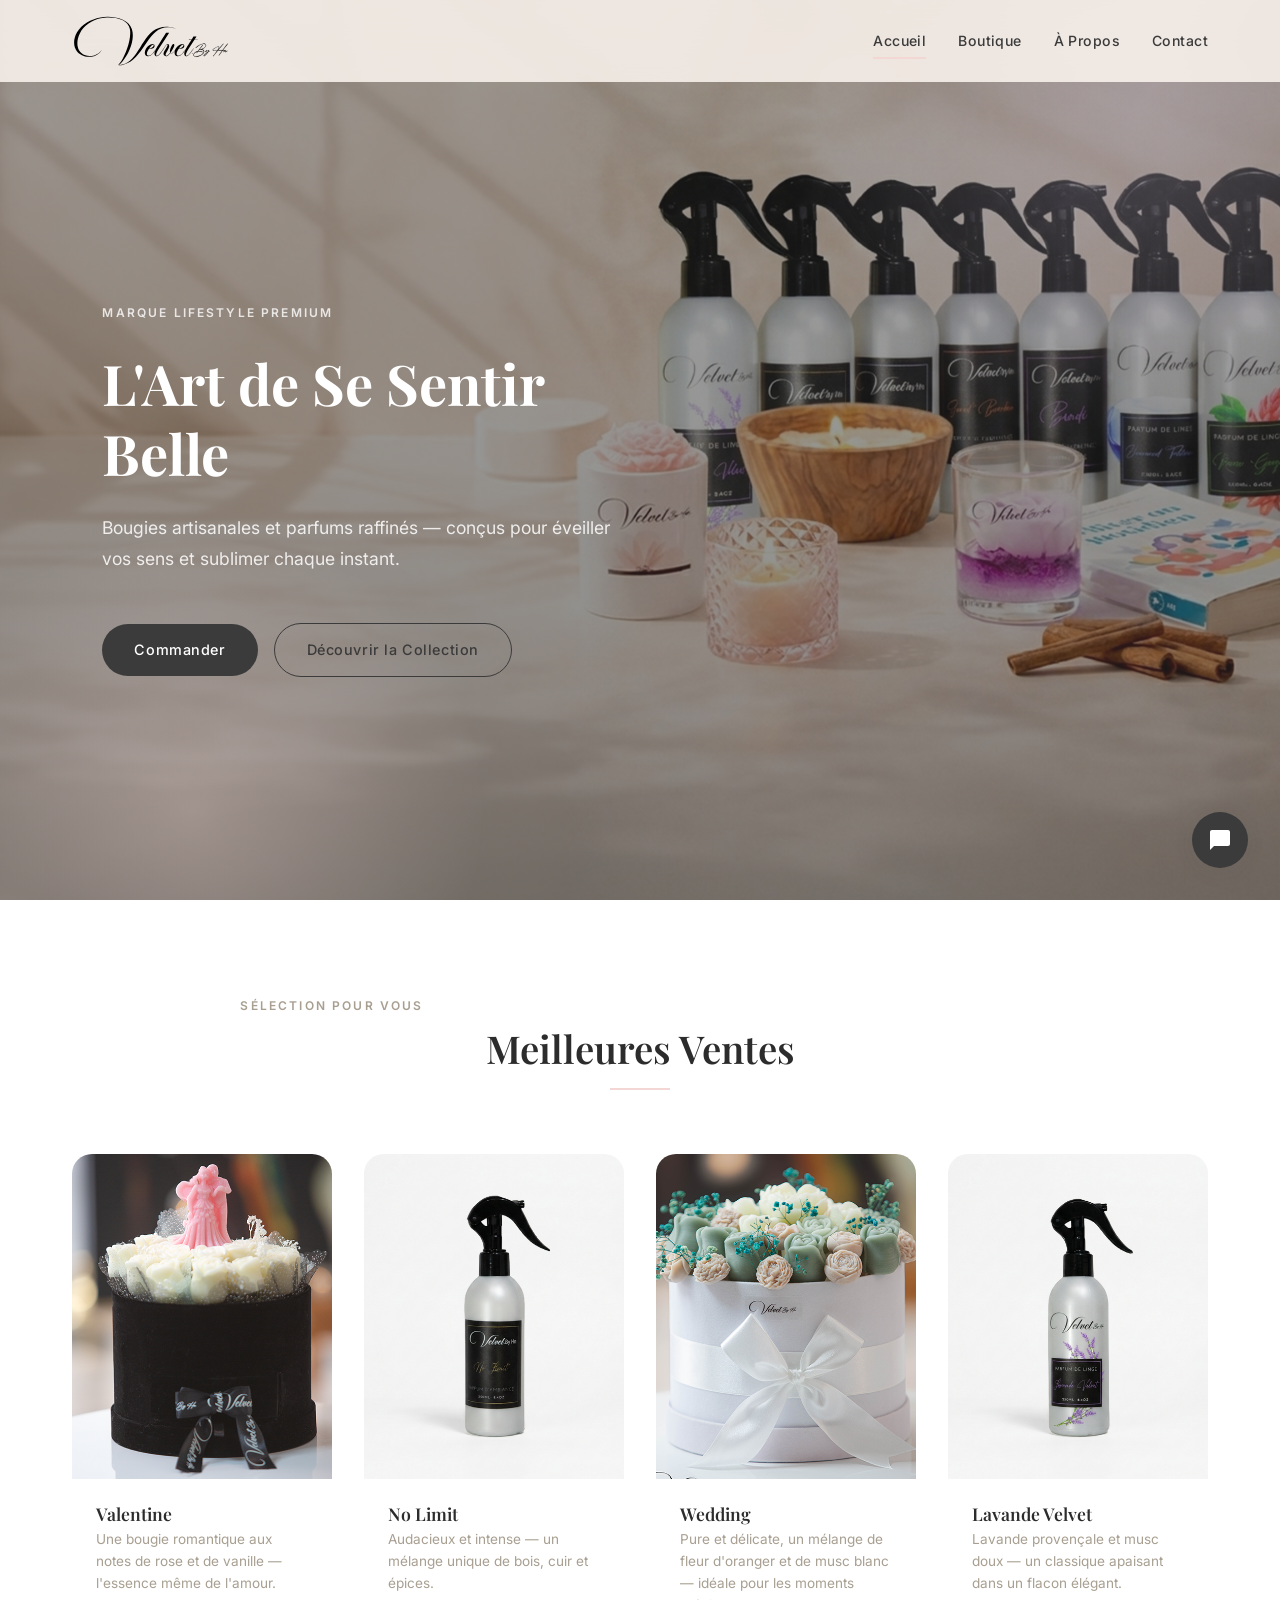
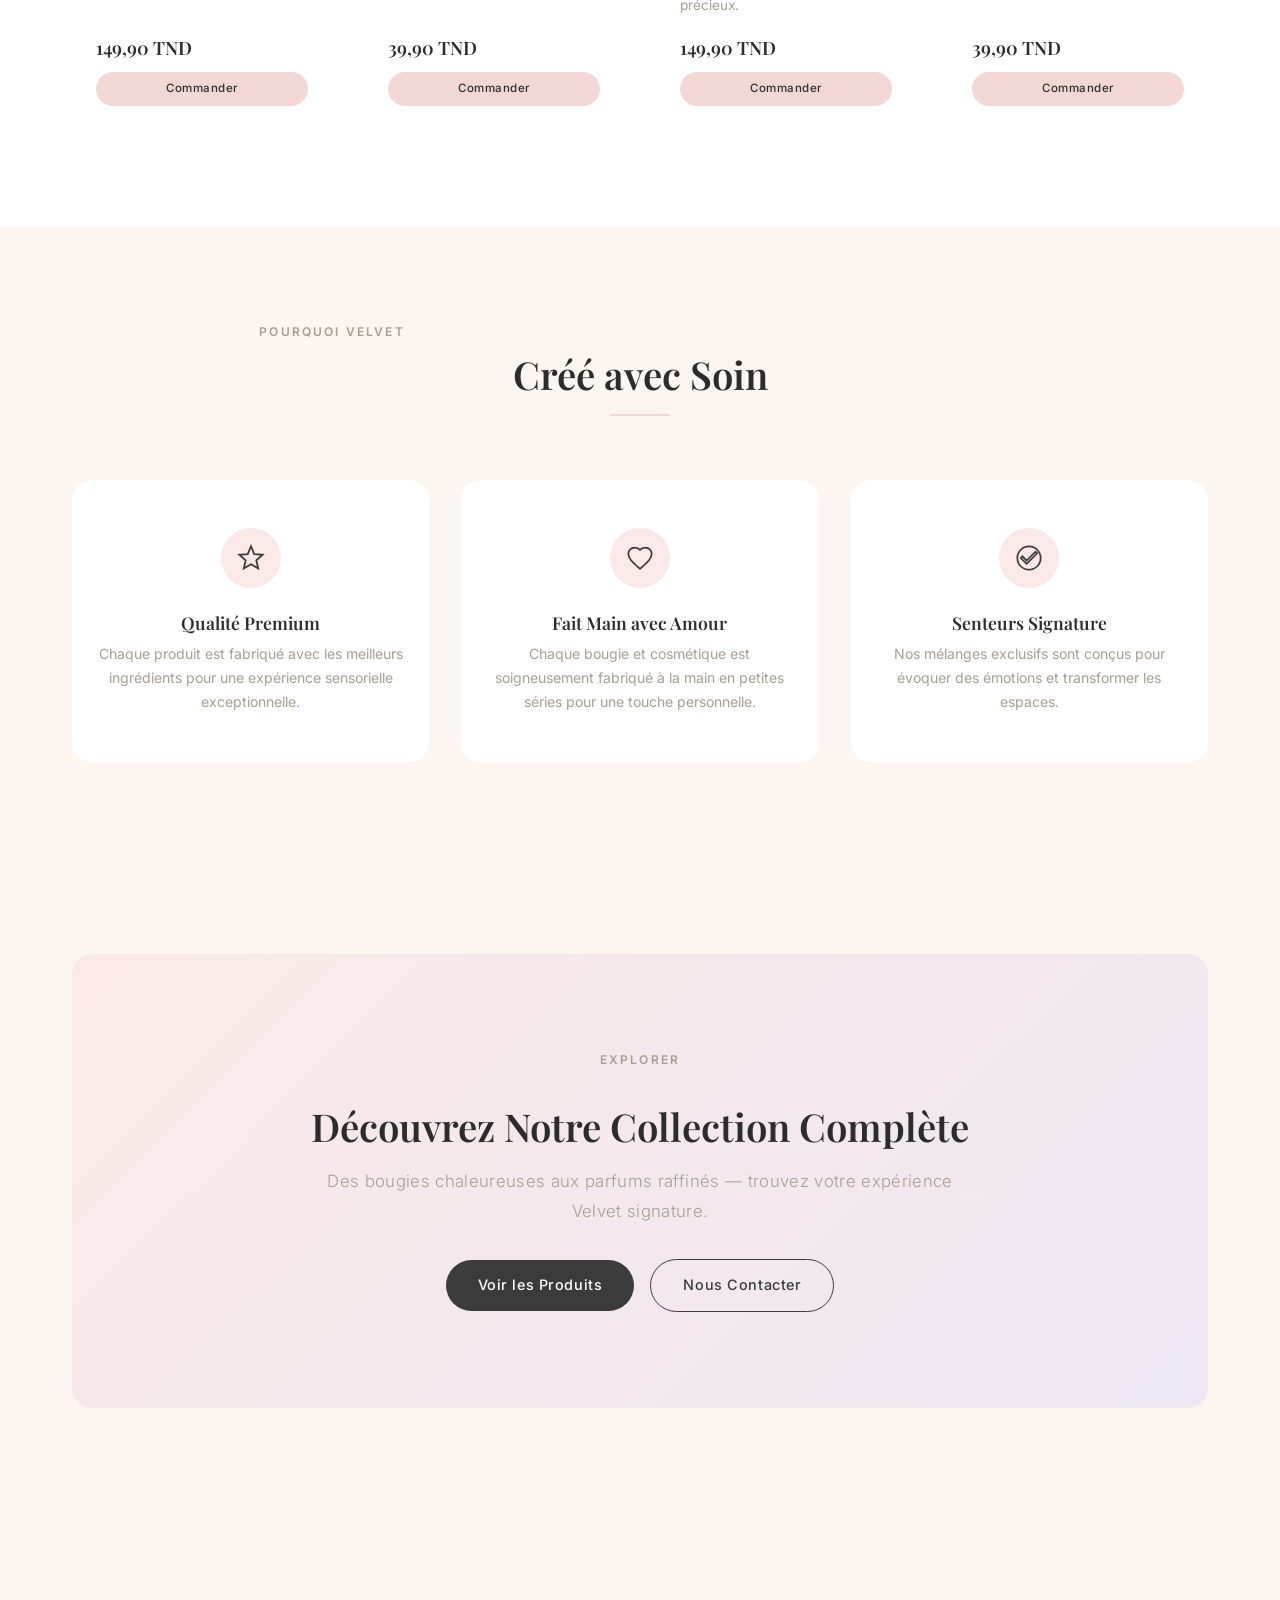
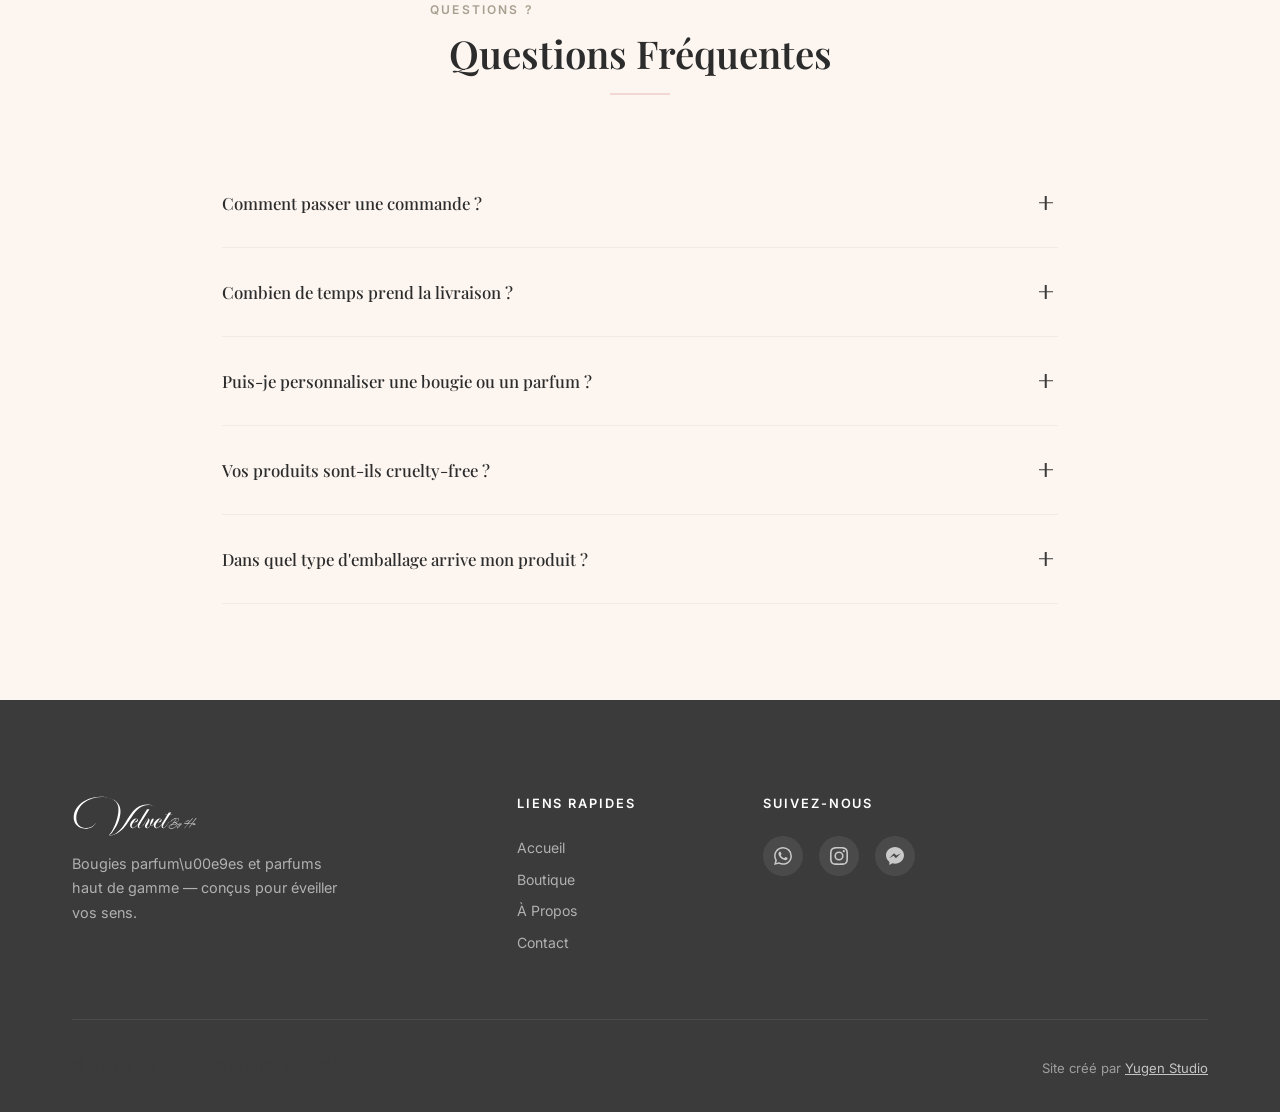
<file: index.html>
﻿<!DOCTYPE html>
<html lang="fr">

<head>
  <meta charset="UTF-8">
  <meta name="viewport" content="width=device-width, initial-scale=1.0">
  <meta name="description"
    content="Découvrez Velvet : Bougies parfumées, parfums d'ambiance, parfums de linge et cadeaux de luxe en Tunisie. Discover Velvet: Luxury candles, perfumes, and gifts in Tunisia. ڤيلڤيت: شموع معطرة وعطور فاخرة وهدايا في تونس.">
  <meta name="keywords"
    content="bougies parfumées, Tunisie, Tunis, cadeaux, gift, cadeaux tunisie, parfums, parfums d'ambiance, parfum de linge, air freshener, luxury candles, scented candles tunisia, عطور, شموع عطرية, هدايا تونس">
  <link rel="icon" type="image/svg+xml" href="assets/images/favicon.svg">
  <title>Velvet — Marque Lifestyle Premium</title>
  <link rel="stylesheet" href="css/base.css">
  <link rel="stylesheet" href="css/components.css">
  <link rel="stylesheet" href="css/pages.css">
  <link rel="stylesheet" href="css/placeholders.css">
</head>

<body>

  <!-- HEADER -->
  <header class="header" id="header">
    <div class="container header__inner">
      <a href="index.html" class="header__logo"><img src="assets/images/logo.svg" alt="Velvet"></a>
      <nav class="header__nav" id="main-nav">
        <a href="index.html" class="active">Accueil</a>
        <a href="pages/shop.html">Boutique</a>
        <a href="pages/about.html">À Propos</a>
        <a href="pages/contact.html">Contact</a>
      </nav>
      <button class="header__hamburger" id="hamburger" aria-label="Ouvrir le menu">
        <span></span><span></span><span></span>
      </button>
    </div>
  </header>
  <div class="nav-overlay" id="nav-overlay"></div>

  <!-- HERO -->
  <section class="hero" id="hero">
    <div class="hero__content">
      <p class="section-eyebrow hero__eyebrow fade-in">Marque Lifestyle Premium</p>
      <h1 class="fade-in fade-in-delay-1">L'Art de Se Sentir<br>Belle</h1>
      <p class="hero__subtitle fade-in fade-in-delay-2">
        Bougies artisanales et parfums raffinés — conçus pour éveiller vos sens et sublimer chaque
        instant.
      </p>
      <div class="hero__buttons fade-in fade-in-delay-3">
        <a href="pages/contact.html" class="btn btn--primary">Commander</a>
        <a href="pages/shop.html" class="btn btn--secondary">Découvrir la Collection</a>
      </div>
    </div>
  </section>

  <!-- MEILLEURES VENTES -->
  <section class="section--bestsellers" id="bestsellers">
    <div class="container">
      <div class="section-header fade-in">
        <p class="section-eyebrow">Sélection pour Vous</p>
        <h2>Meilleures Ventes</h2>
        <hr class="separator">
      </div>
      <div class="grid grid--4">
        <div class="product-card fade-in fade-in-delay-1">
          <div class="product-card__image">
            <img src="assets/images/products/candles-bouquets-valentine.png" alt="Valentine">
          </div>
          <div class="product-card__body">
            <h4 class="product-card__name">Valentine</h4>
            <p class="product-card__desc">Une bougie romantique aux notes de rose et de vanille — l'essence même de
              l'amour.</p>
            <div class="product-card__footer">
              <span class="product-card__price">149,90 TND</span>
              <a href="https://wa.me/21622625611?text=Bonjour!%20Je%20souhaite%20commander%20Valentine" target="_blank"
                class="btn btn--blush btn--sm product-card__cta">Commander</a>
            </div>
          </div>
        </div>
        <div class="product-card fade-in fade-in-delay-2">
          <div class="product-card__image">
            <img src="assets/images/products/parfum-ambiance-no-limit.png" alt="No Limit">
          </div>
          <div class="product-card__body">
            <h4 class="product-card__name">No Limit</h4>
            <p class="product-card__desc">Audacieux et intense — un mélange unique de bois, cuir et épices.</p>
            <div class="product-card__footer">
              <span class="product-card__price">39,90 TND</span>
              <a href="https://wa.me/21622625611?text=Bonjour!%20Je%20souhaite%20commander%20No%20Limit" target="_blank"
                class="btn btn--blush btn--sm product-card__cta">Commander</a>
            </div>
          </div>
        </div>
        <div class="product-card fade-in fade-in-delay-3">
          <div class="product-card__image">
            <img src="assets/images/products/candles-bouquets-bride.png" alt="Wedding">
          </div>
          <div class="product-card__body">
            <h4 class="product-card__name">Wedding</h4>
            <p class="product-card__desc">Pure et délicate, un mélange de fleur d'oranger et de musc blanc — idéale pour
              les moments précieux.</p>
            <div class="product-card__footer">
              <span class="product-card__price">149,90 TND</span>
              <a href="https://wa.me/21622625611?text=Bonjour!%20Je%20souhaite%20commander%20Wedding" target="_blank"
                class="btn btn--blush btn--sm product-card__cta">Commander</a>
            </div>
          </div>
        </div>
        <div class="product-card fade-in fade-in-delay-4">
          <div class="product-card__image">
            <img src="assets/images/products/parfum-linge-lavande-velvet.png" alt="Lavande Velvet">
          </div>
          <div class="product-card__body">
            <h4 class="product-card__name">Lavande Velvet</h4>
            <p class="product-card__desc">Lavande provençale et musc doux — un classique apaisant dans un flacon
              élégant.</p>
            <div class="product-card__footer">
              <span class="product-card__price">39,90 TND</span>
              <a href="https://wa.me/21622625611?text=Bonjour!%20Je%20souhaite%20commander%20Lavande%20Velvet"
                target="_blank" class="btn btn--blush btn--sm product-card__cta">Commander</a>
            </div>
          </div>
        </div>
      </div>
    </div>
  </section>

  <!-- CONFIANCE -->
  <section id="trust">
    <div class="container">
      <div class="section-header fade-in">
        <p class="section-eyebrow">Pourquoi Velvet</p>
        <h2>Créé avec Soin</h2>
        <hr class="separator">
      </div>
      <div class="grid grid--3">
        <div class="trust-card fade-in fade-in-delay-1">
          <div class="trust-card__icon"><svg viewBox="0 0 24 24">
              <path d="M12 2L9.19 8.63 2 9.24l5.46 4.73L5.82 21 12 17.27 18.18 21l-1.64-7.03L22 9.24l-7.19-.61L12 2z" />
            </svg></div>
          <h4 class="trust-card__title">Qualité Premium</h4>
          <p class="trust-card__text">Chaque produit est fabriqué avec les meilleurs ingrédients pour une expérience
            sensorielle exceptionnelle.</p>
        </div>
        <div class="trust-card fade-in fade-in-delay-2">
          <div class="trust-card__icon"><svg viewBox="0 0 24 24">
              <path
                d="M12 21.35l-1.45-1.32C5.4 15.36 2 12.28 2 8.5 2 5.42 4.42 3 7.5 3c1.74 0 3.41.81 4.5 2.09C13.09 3.81 14.76 3 16.5 3 19.58 3 22 5.42 22 8.5c0 3.78-3.4 6.86-8.55 11.54L12 21.35z" />
            </svg></div>
          <h4 class="trust-card__title">Fait Main avec Amour</h4>
          <p class="trust-card__text">Chaque bougie et cosmétique est soigneusement fabriqué à la main en petites séries
            pour une touche personnelle.</p>
        </div>
        <div class="trust-card fade-in fade-in-delay-3">
          <div class="trust-card__icon"><svg viewBox="0 0 24 24">
              <path
                d="M12 2C6.48 2 2 6.48 2 12s4.48 10 10 10 10-4.48 10-10S17.52 2 12 2zm-2 15l-5-5 1.41-1.41L10 14.17l7.59-7.59L19 8l-9 9z" />
            </svg></div>
          <h4 class="trust-card__title">Senteurs Signature</h4>
          <p class="trust-card__text">Nos mélanges exclusifs sont conçus pour évoquer des émotions et transformer les
            espaces.</p>
        </div>
      </div>
    </div>
  </section>

  <!-- CTA BANNIÈRE -->
  <section id="cta-discover">
    <div class="container">
      <div class="cta-section fade-in">
        <p class="section-eyebrow">Explorer</p>
        <h2>Découvrez Notre Collection Complète</h2>
        <p class="subtitle">Des bougies chaleureuses aux parfums raffinés — trouvez votre expérience Velvet signature.
        </p>
        <div class="cta-section__buttons">
          <a href="pages/shop.html" class="btn btn--primary">Voir les Produits</a>
          <a href="pages/contact.html" class="btn btn--secondary">Nous Contacter</a>
        </div>
      </div>
    </div>
  </section>

  <!-- FAQ -->
  <section class="faq-section" id="faq">
    <div class="container container--narrow">
      <div class="section-header fade-in">
        <p class="section-eyebrow">Questions ?</p>
        <h2>Questions Fréquentes</h2>
        <hr class="separator">
      </div>
      <div class="fade-in">
        <div class="faq-item">
          <button class="faq-item__question">Comment passer une commande ?<span class="faq-item__icon"></span></button>
          <div class="faq-item__answer">
            <p>Vous pouvez commander en nous contactant directement via WhatsApp, Instagram ou notre formulaire de
              contact. Choisissez simplement les produits que vous aimez et envoyez-nous un message — on s'occupe du
              reste !</p>
          </div>
        </div>
        <div class="faq-item">
          <button class="faq-item__question">Combien de temps prend la livraison ?<span
              class="faq-item__icon"></span></button>
          <div class="faq-item__answer">
            <p>La livraison prend généralement 1 à 3 jours selon votre localisation. Nous vous fournirons un
              numéro de suivi dès l'expédition de votre commande.</p>
          </div>
        </div>
        <div class="faq-item">
          <button class="faq-item__question">Puis-je personnaliser une bougie ou un parfum ?<span
              class="faq-item__icon"></span></button>
          <div class="faq-item__answer">
            <p>Nos bougies sont entièrement personnalisables — senteurs, étiquettes et présentations sur mesure.
              Les parfums, quant à eux, sont ceux disponibles dans la boutique tels quels.
              Contactez-nous via WhatsApp ou notre page contact pour toute demande.</p>
          </div>
        </div>
        <div class="faq-item">
          <button class="faq-item__question">Vos produits sont-ils cruelty-free ?<span
              class="faq-item__icon"></span></button>
          <div class="faq-item__answer">
            <p>Oui, tous les produits Velvet sont cruelty-free et fabriqués avec des ingrédients sourcés de manière
              éthique. Nous nous soucions profondément de notre impact sur la planète.</p>
          </div>
        </div>
        <div class="faq-item">
          <button class="faq-item__question">Dans quel type d'emballage arrive mon produit ?<span
              class="faq-item__icon"></span></button>
          <div class="faq-item__answer">
            <p>Chaque commande Velvet est livrée dans un emballage luxueux à l'image de notre marque — élégant,
              raffiné et digne d'un cadeau. Un écrin Velvet pour une expérience complète dès la livraison.</p>
          </div>
        </div>
      </div>
    </div>
  </section>

  <!-- FOOTER -->
  <footer class="footer" id="footer">
    <div class="container">
      <div class="footer__grid">
        <div class="footer__col">
          <h3 class="footer__brand-name"><img src="assets/images/logo.svg" alt="Velvet"></h3>
          <p class="footer__brand-desc">Bougies parfum\u00e9es et parfums haut de gamme — conçus pour éveiller
            vos sens.</p>
        </div>
        <div class="footer__col">
          <h4 class="footer__heading">Liens Rapides</h4>
          <div class="footer__links"><a href="index.html">Accueil</a><a href="pages/shop.html">Boutique</a><a
              href="pages/about.html">À Propos</a><a href="pages/contact.html">Contact</a></div>
        </div>

        <div class="footer__col">
          <h4 class="footer__heading">Suivez-nous</h4>
          <div class="footer__social">
            <a href="https://wa.me/21622625611" target="_blank" rel="noopener" aria-label="WhatsApp"><svg
                viewBox="0 0 24 24">
                <path
                  d="M17.472 14.382c-.297-.149-1.758-.867-2.03-.967-.273-.099-.471-.148-.67.15-.197.297-.767.966-.94 1.164-.173.199-.347.223-.644.075-.297-.15-1.255-.463-2.39-1.475-.883-.788-1.48-1.761-1.653-2.059-.173-.297-.018-.458.13-.606.134-.133.298-.347.446-.52.149-.174.198-.298.298-.497.099-.198.05-.371-.025-.52-.075-.149-.669-1.612-.916-2.207-.242-.579-.487-.5-.669-.51-.173-.008-.371-.01-.57-.01-.198 0-.52.074-.792.372-.272.297-1.04 1.016-1.04 2.479 0 1.462 1.065 2.875 1.213 3.074.149.198 2.096 3.2 5.077 4.487.709.306 1.262.489 1.694.625.712.227 1.36.195 1.871.118.571-.085 1.758-.719 2.006-1.413.248-.694.248-1.289.173-1.413-.074-.124-.272-.198-.57-.347m-5.421 7.403h-.004a9.87 9.87 0 01-5.031-1.378l-.361-.214-3.741.982.998-3.648-.235-.374a9.86 9.86 0 01-1.51-5.26c.001-5.45 4.436-9.884 9.888-9.884 2.64 0 5.122 1.03 6.988 2.898a9.825 9.825 0 012.893 6.994c-.003 5.45-4.437 9.884-9.885 9.884m8.413-18.297A11.815 11.815 0 0012.05 0C5.495 0 .16 5.335.157 11.892c0 2.096.547 4.142 1.588 5.945L.057 24l6.305-1.654a11.882 11.882 0 005.683 1.448h.005c6.554 0 11.89-5.335 11.893-11.893a11.821 11.821 0 00-3.48-8.413z" />
              </svg></a>
            <a href="https://www.instagram.com/velvetlight2026" target="_blank" rel="noopener"
              aria-label="Instagram"><svg viewBox="0 0 24 24">
                <path
                  d="M12 2.163c3.204 0 3.584.012 4.85.07 3.252.148 4.771 1.691 4.919 4.919.058 1.265.069 1.645.069 4.849 0 3.205-.012 3.584-.069 4.849-.149 3.225-1.664 4.771-4.919 4.919-1.266.058-1.644.07-4.85.07-3.204 0-3.584-.012-4.849-.07-3.26-.149-4.771-1.699-4.919-4.92-.058-1.265-.07-1.644-.07-4.849 0-3.204.013-3.583.07-4.849.149-3.227 1.664-4.771 4.919-4.919 1.266-.057 1.645-.069 4.849-.069zM12 0C8.741 0 8.333.014 7.053.072 2.695.272.273 2.69.073 7.052.014 8.333 0 8.741 0 12c0 3.259.014 3.668.072 4.948.2 4.358 2.618 6.78 6.98 6.98C8.333 23.986 8.741 24 12 24c3.259 0 3.668-.014 4.948-.072 4.354-.2 6.782-2.618 6.979-6.98.059-1.28.073-1.689.073-4.948 0-3.259-.014-3.667-.072-4.947-.196-4.354-2.617-6.78-6.979-6.98C15.668.014 15.259 0 12 0zm0 5.838a6.162 6.162 0 100 12.324 6.162 6.162 0 000-12.324zM12 16a4 4 0 110-8 4 4 0 010 8zm6.406-11.845a1.44 1.44 0 100 2.881 1.44 1.44 0 000-2.881z" />
              </svg></a>
            <a href="https://www.facebook.com/profile.php?id=61587530817712" target="_blank" rel="noopener"
              aria-label="Facebook"><svg viewBox="0 0 24 24">
                <path
                  d="M12 0C5.373 0 0 4.974 0 11.111c0 3.498 1.744 6.614 4.469 8.654V24l4.088-2.242c1.092.3 2.246.464 3.443.464 6.627 0 12-4.975 12-11.111S18.627 0 12 0zm1.191 14.963l-3.055-3.26-5.963 3.26L10.732 8.2l3.131 3.259L19.752 8.2l-6.561 6.763z" />
              </svg></a>
          </div>
        </div>
      </div>
      <div class="footer__bottom">
        <p>&copy; 2026 Velvet. Tous droits réservés.</p>
        <p style="font-size:0.82rem;color:rgba(255,255,255,0.5);margin-top:var(--space-xs);">Site créé par <a
            href="https://yugen-studio.com/" target="_blank"
            style="color:rgba(255,255,255,0.7);text-decoration:underline;">Yugen Studio</a></p>

      </div>
    </div>
  </footer>

  <!-- BOUTONS SOCIAUX FLOTTANTS -->
  <div class="social-float" id="social-float">
    <div class="social-float__items" id="social-items">
      <a href="https://wa.me/1234567890" target="_blank" rel="noopener"
        class="social-float__item social-float__item--whatsapp" aria-label="WhatsApp"><svg viewBox="0 0 24 24">
          <path
            d="M17.472 14.382c-.297-.149-1.758-.867-2.03-.967-.273-.099-.471-.148-.67.15-.197.297-.767.966-.94 1.164-.173.199-.347.223-.644.075-.297-.15-1.255-.463-2.39-1.475-.883-.788-1.48-1.761-1.653-2.059-.173-.297-.018-.458.13-.606.134-.133.298-.347.446-.52.149-.174.198-.298.298-.497.099-.198.05-.371-.025-.52-.075-.149-.669-1.612-.916-2.207-.242-.579-.487-.5-.669-.51-.173-.008-.371-.01-.57-.01-.198 0-.52.074-.792.372-.272.297-1.04 1.016-1.04 2.479 0 1.462 1.065 2.875 1.213 3.074.149.198 2.096 3.2 5.077 4.487.709.306 1.262.489 1.694.625.712.227 1.36.195 1.871.118.571-.085 1.758-.719 2.006-1.413.248-.694.248-1.289.173-1.413-.074-.124-.272-.198-.57-.347m-5.421 7.403h-.004a9.87 9.87 0 01-5.031-1.378l-.361-.214-3.741.982.998-3.648-.235-.374a9.86 9.86 0 01-1.51-5.26c.001-5.45 4.436-9.884 9.888-9.884 2.64 0 5.122 1.03 6.988 2.898a9.825 9.825 0 012.893 6.994c-.003 5.45-4.437 9.884-9.885 9.884m8.413-18.297A11.815 11.815 0 0012.05 0C5.495 0 .16 5.335.157 11.892c0 2.096.547 4.142 1.588 5.945L.057 24l6.305-1.654a11.882 11.882 0 005.683 1.448h.005c6.554 0 11.89-5.335 11.893-11.893a11.821 11.821 0 00-3.48-8.413z" />
        </svg></a>
      <a href="https://ig.me/m/velvetlight2026" target="_blank" rel="noopener"
        class="social-float__item social-float__item--instagram" aria-label="Instagram"><svg viewBox="0 0 24 24">
          <path
            d="M12 2.163c3.204 0 3.584.012 4.85.07 3.252.148 4.771 1.691 4.919 4.919.058 1.265.069 1.645.069 4.849 0 3.205-.012 3.584-.069 4.849-.149 3.225-1.664 4.771-4.919 4.919-1.266.058-1.644.07-4.85.07-3.204 0-3.584-.012-4.849-.07-3.26-.149-4.771-1.699-4.919-4.92-.058-1.265-.07-1.644-.07-4.849 0-3.204.013-3.583.07-4.849.149-3.227 1.664-4.771 4.919-4.919 1.266-.057 1.645-.069 4.849-.069zM12 0C8.741 0 8.333.014 7.053.072 2.695.272.273 2.69.073 7.052.014 8.333 0 8.741 0 12c0 3.259.014 3.668.072 4.948.2 4.358 2.618 6.78 6.98 6.98C8.333 23.986 8.741 24 12 24c3.259 0 3.668-.014 4.948-.072 4.354-.2 6.782-2.618 6.979-6.98.059-1.28.073-1.689.073-4.948 0-3.259-.014-3.667-.072-4.947-.196-4.354-2.617-6.78-6.979-6.98C15.668.014 15.259 0 12 0zm0 5.838a6.162 6.162 0 100 12.324 6.162 6.162 0 000-12.324zM12 16a4 4 0 110-8 4 4 0 010 8zm6.406-11.845a1.44 1.44 0 100 2.881 1.44 1.44 0 000-2.881z" />
        </svg></a>
      <a href="https://m.me/61587530817712" target="_blank" rel="noopener"
        class="social-float__item social-float__item--messenger" aria-label="Messenger"><svg viewBox="0 0 24 24">
          <path
            d="M12 0C5.373 0 0 4.974 0 11.111c0 3.498 1.744 6.614 4.469 8.654V24l4.088-2.242c1.092.3 2.246.464 3.443.464 6.627 0 12-4.975 12-11.111S18.627 0 12 0zm1.191 14.963l-3.055-3.26-5.963 3.26L10.732 8.2l3.131 3.259L19.752 8.2l-6.561 6.763z" />
        </svg></a>
    </div>
    <button class="social-float__toggle" id="social-toggle" aria-label="Nous contacter"><svg viewBox="0 0 24 24">
        <path d="M20 2H4c-1.1 0-2 .9-2 2v18l4-4h14c1.1 0 2-.9 2-2V4c0-1.1-.9-2-2-2z" />
      </svg></button>
  </div>

  <script src="js/main.js"></script>
  <script src="js/social-popup.js"></script>
</body>

</html>
</file>
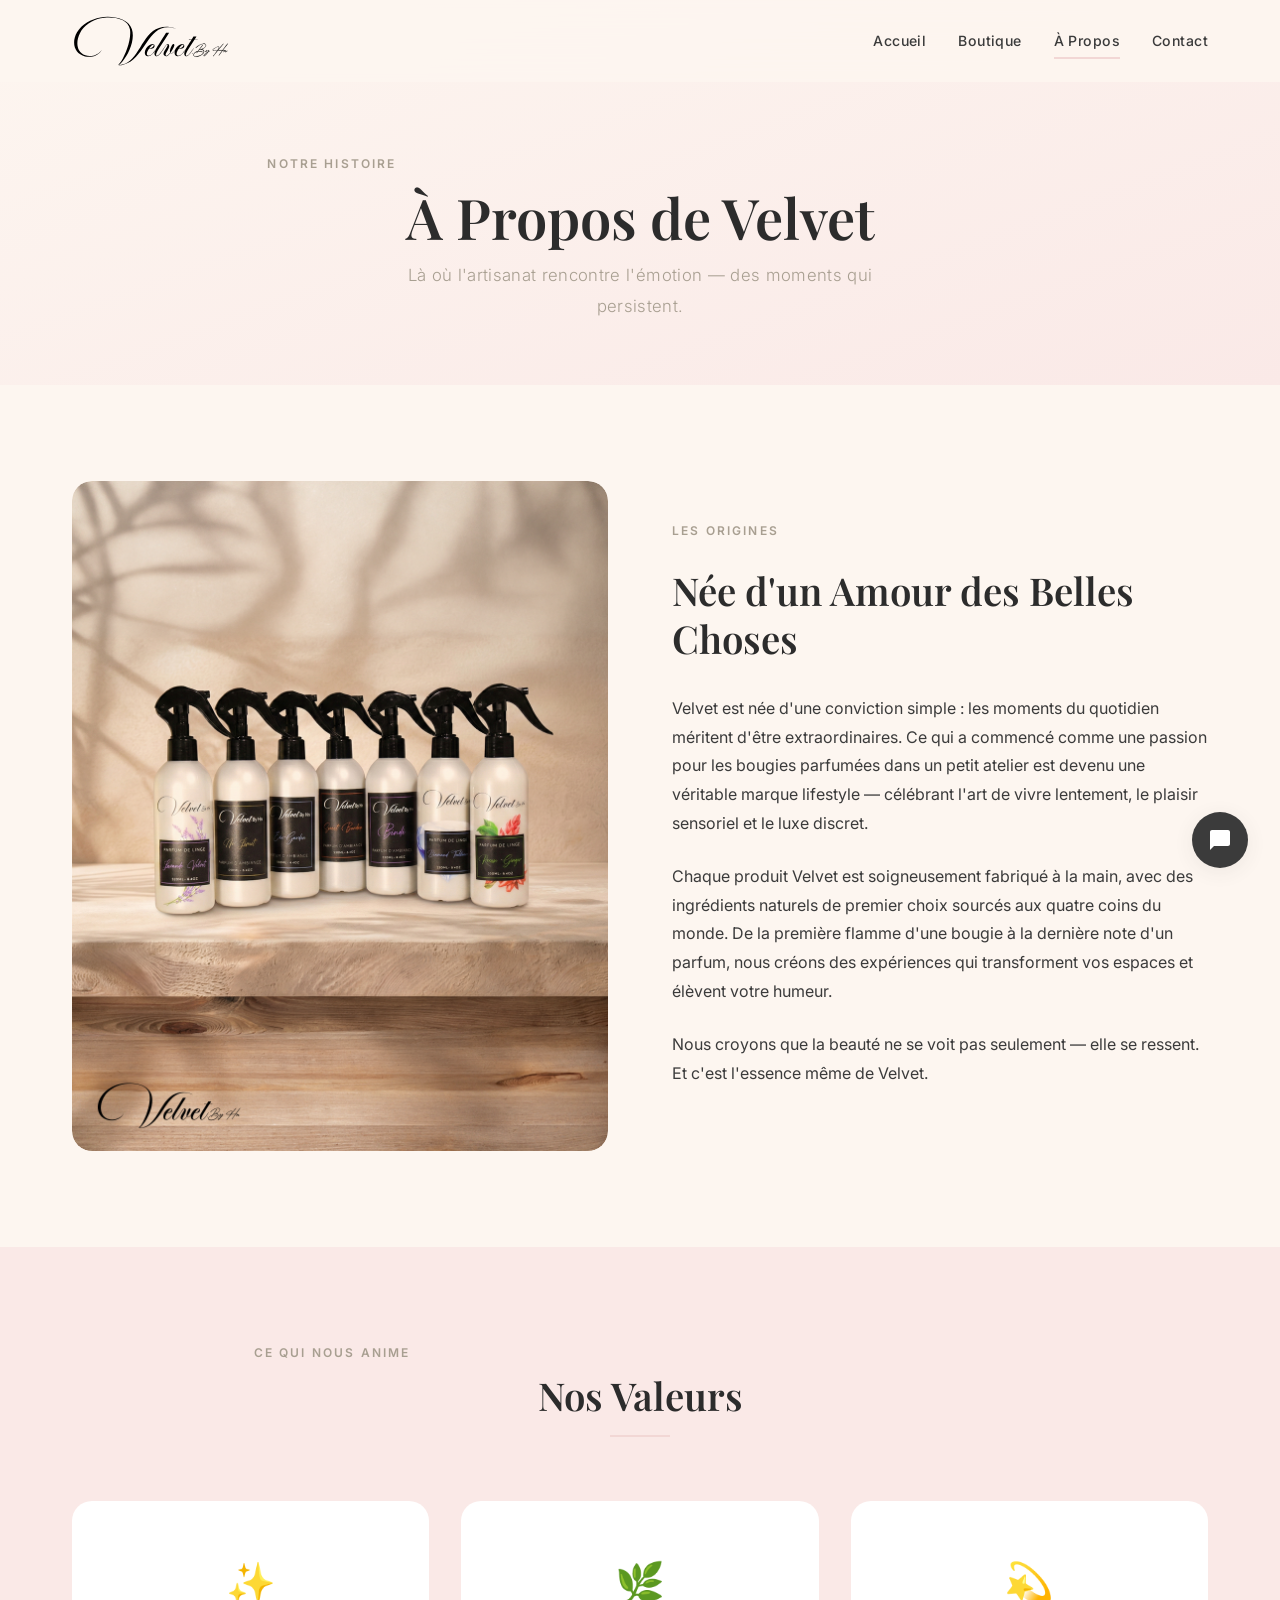
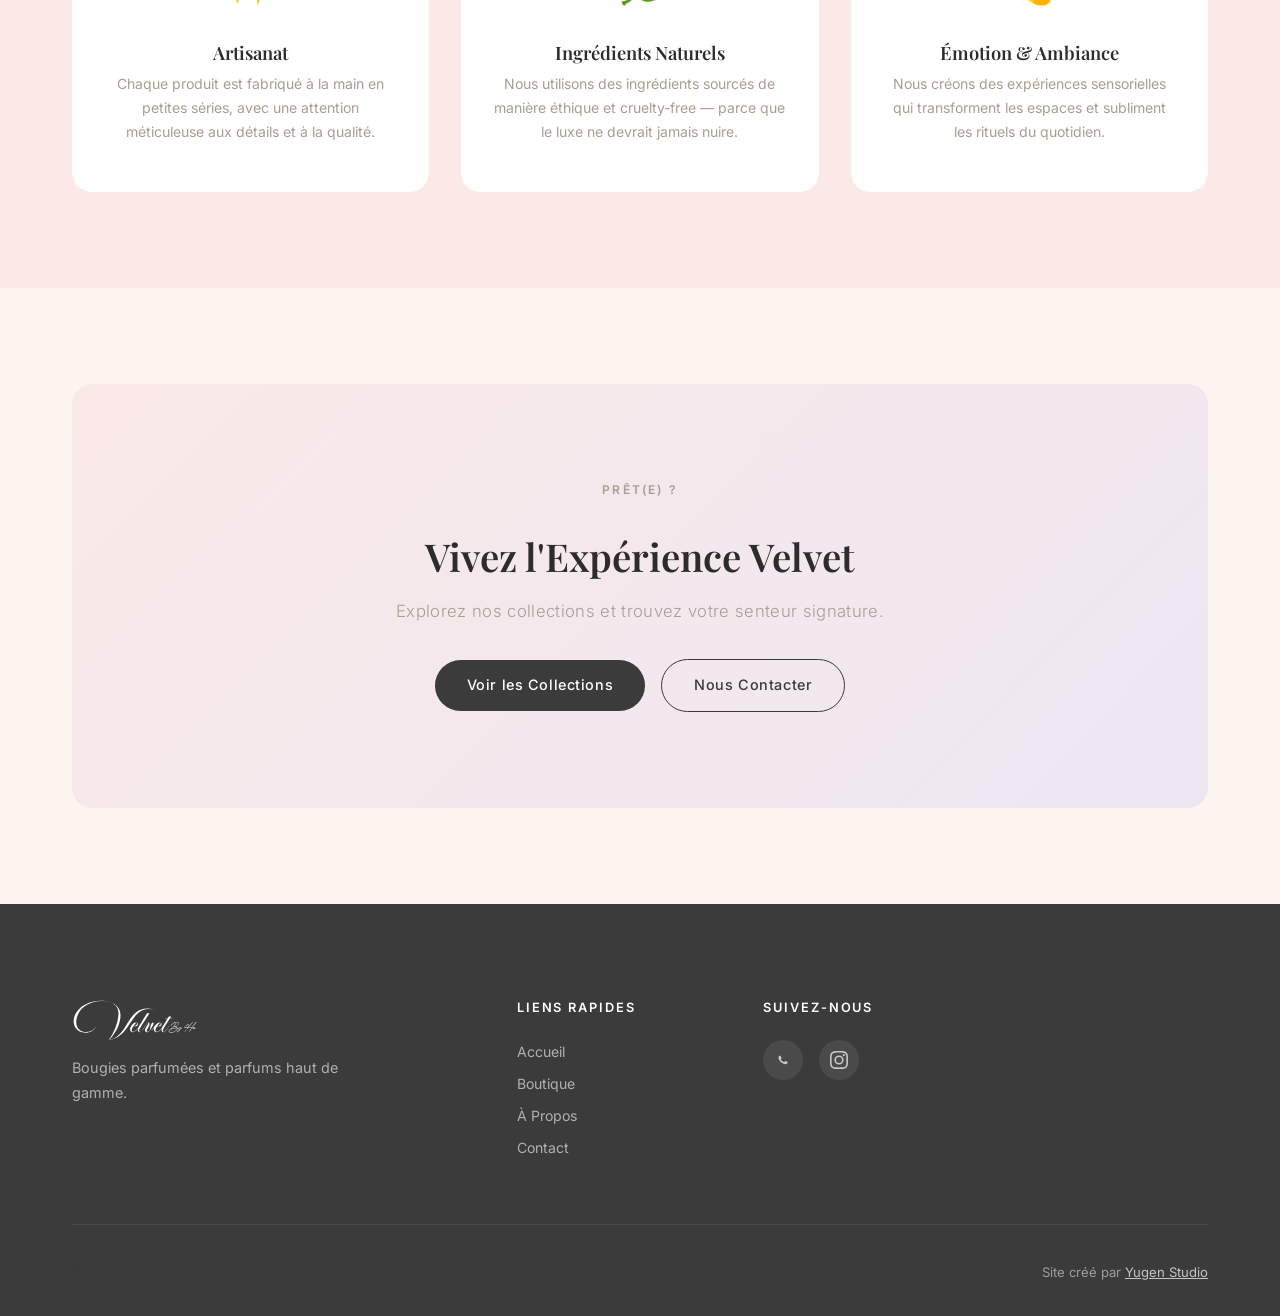
<file: pages/about.html>
﻿<!DOCTYPE html>
<html lang="fr">

<head>
    <meta charset="UTF-8">
    <meta name="viewport" content="width=device-width, initial-scale=1.0">
    <meta name="description"
        content="Découvrez Velvet : Bougies parfumées, parfums d'ambiance, parfums de linge et cadeaux de luxe en Tunisie. Discover Velvet: Luxury candles, perfumes, and gifts in Tunisia. ڤيلڤيت: شموع معطرة وعطور فاخرة وهدايا في تونس.">
    <meta name="keywords"
        content="bougies parfumées, Tunisie, Tunis, cadeaux, gift, cadeaux tunisie, parfums, parfums d'ambiance, parfum de linge, air freshener, luxury candles, scented candles tunisia, عطور, شموع عطرية, هدايا تونس">
    <link rel="icon" type="image/svg+xml" href="../assets/images/favicon.svg">
    <title>À Propos — Velvet</title>
    <link rel="stylesheet" href="../css/base.css">
    <link rel="stylesheet" href="../css/components.css">
    <link rel="stylesheet" href="../css/pages.css">
    <link rel="stylesheet" href="../css/placeholders.css">
</head>

<body>
    <header class="header" id="header">
        <div class="container header__inner">
            <a href="../index.html" class="header__logo"><img src="../assets/images/logo.svg" alt="Velvet"></a>
            <nav class="header__nav" id="main-nav">
                <a href="../index.html">Accueil</a>
                <a href="shop.html">Boutique</a>
                <a href="about.html" class="active">À Propos</a>
                <a href="contact.html">Contact</a>
            </nav>
            <button class="header__hamburger" id="hamburger"
                aria-label="Ouvrir le menu"><span></span><span></span><span></span></button>
        </div>
    </header>
    <div class="nav-overlay" id="nav-overlay"></div>

    <div class="page-header">
        <div class="container">
            <p class="section-eyebrow fade-in">Notre Histoire</p>
            <h1 class="fade-in fade-in-delay-1">À Propos de Velvet</h1>
            <p class="subtitle fade-in fade-in-delay-2">Là où l'artisanat rencontre l'émotion — des moments qui
                persistent.</p>
        </div>
    </div>

    <!-- HISTOIRE -->
    <section class="about-story">
        <div class="container">
            <div class="about-split fade-in">
                <div class="about-split__image">
                    <img src="../assets/images/about.png" alt="Atelier Velvet"
                        style="width:100%; height:100%; object-fit:cover; aspect-ratio:4/5; border-radius:var(--border-radius-lg);">
                </div>
                <div class="about-split__content">
                    <p class="section-eyebrow">Les Origines</p>
                    <h2>Née d'un Amour des Belles Choses</h2>
                    <p>Velvet est née d'une conviction simple : les moments du quotidien méritent d'être
                        extraordinaires. Ce qui a commencé comme une passion pour les bougies parfumées dans un petit
                        atelier est devenu une véritable marque lifestyle — célébrant l'art de vivre lentement, le
                        plaisir sensoriel et le luxe discret.</p>
                    <p>Chaque produit Velvet est soigneusement fabriqué à la main, avec des ingrédients naturels de
                        premier choix sourcés aux quatre coins du monde. De la première flamme d'une bougie à la
                        dernière note d'un parfum, nous créons des expériences qui transforment vos espaces et élèvent
                        votre humeur.</p>
                    <p>Nous croyons que la beauté ne se voit pas seulement — elle se ressent. Et c'est l'essence même de
                        Velvet.</p>
                </div>
            </div>
        </div>
    </section>

    <!-- VALEURS -->
    <section class="about-values">
        <div class="container">
            <div class="section-header fade-in">
                <p class="section-eyebrow">Ce Qui Nous Anime</p>
                <h2>Nos Valeurs</h2>
                <hr class="separator">
            </div>
            <div class="grid grid--3">
                <div class="value-card fade-in fade-in-delay-1">
                    <div class="value-card__icon">✨</div>
                    <h4>Artisanat</h4>
                    <p>Chaque produit est fabriqué à la main en petites séries, avec une attention méticuleuse aux
                        détails et à la qualité.</p>
                </div>
                <div class="value-card fade-in fade-in-delay-2">
                    <div class="value-card__icon">🌿</div>
                    <h4>Ingrédients Naturels</h4>
                    <p>Nous utilisons des ingrédients sourcés de manière éthique et cruelty-free — parce que le luxe ne
                        devrait jamais nuire.</p>
                </div>
                <div class="value-card fade-in fade-in-delay-3">
                    <div class="value-card__icon">💫</div>
                    <h4>Émotion & Ambiance</h4>
                    <p>Nous créons des expériences sensorielles qui transforment les espaces et subliment les rituels du
                        quotidien.</p>
                </div>
            </div>
        </div>
    </section>

    <!-- CTA -->
    <section>
        <div class="container">
            <div class="cta-section fade-in">
                <p class="section-eyebrow">Prêt(e) ?</p>
                <h2>Vivez l'Expérience Velvet</h2>
                <p class="subtitle">Explorez nos collections et trouvez votre senteur signature.</p>
                <div class="cta-section__buttons">
                    <a href="shop.html" class="btn btn--primary">Voir les Collections</a>
                    <a href="contact.html" class="btn btn--secondary">Nous Contacter</a>
                </div>
            </div>
        </div>
    </section>

    <footer class="footer">
        <div class="container">
            <div class="footer__grid">
                <div class="footer__col">
                    <h3 class="footer__brand-name"><img src="../assets/images/logo.svg" alt="Velvet"></h3>
                    <p class="footer__brand-desc">Bougies parfumées et parfums haut de gamme.</p>
                </div>
                <div class="footer__col">
                    <h4 class="footer__heading">Liens Rapides</h4>
                    <div class="footer__links"><a href="../index.html">Accueil</a><a href="shop.html">Boutique</a><a
                            href="about.html">À Propos</a><a href="contact.html">Contact</a></div>
                </div>

                <div class="footer__col">
                    <h4 class="footer__heading">Suivez-nous</h4>
                    <div class="footer__social"><a href="https://wa.me/21622625611" target="_blank"
                            aria-label="WhatsApp"><svg viewBox="0 0 24 24">
                                <path
                                    d="M17.472 14.382c-.297-.149-1.758-.867-2.03-.967-.273-.099-.471-.148-.67.15-.197.297-.767.966-.94 1.164-.173.199-.347.223-.644.075-.297-.15-1.255-.463-2.39-1.475-.883-.788-1.48-1.761-1.653-2.059-.173-.297-.018-.458.13-.606.134-.133.298-.347.446-.52.149-.174.198-.298.298-.497.099-.198.05-.371-.025-.52-.075-.149-.669-1.612-.916-2.207-.242-.579-.487-.5-.669-.51l-.57-.01c-.198 0-.52.074-.792.372s-1.04 1.016-1.04 2.479c0 1.462 1.065 2.875 1.213 3.074.149.198 2.096 3.2 5.077 4.487.709.306 1.262.489 1.694.625.712.227 1.36.195 1.871.118.571-.085 1.758-.719 2.006-1.413.248-.694.248-1.289.173-1.413-.074-.124-.272-.198-.57-.347z" />
                            </svg></a><a href="https://www.instagram.com/velvetlight2026" target="_blank"
                            aria-label="Instagram"><svg viewBox="0 0 24 24">
                                <path
                                    d="M12 2.163c3.204 0 3.584.012 4.85.07 3.252.148 4.771 1.691 4.919 4.919.058 1.265.069 1.645.069 4.849 0 3.205-.012 3.584-.069 4.849-.149 3.225-1.664 4.771-4.919 4.919-1.266.058-1.644.07-4.85.07-3.204 0-3.584-.012-4.849-.07-3.26-.149-4.771-1.699-4.919-4.92-.058-1.265-.07-1.644-.07-4.849 0-3.204.013-3.583.07-4.849.149-3.227 1.664-4.771 4.919-4.919 1.266-.057 1.645-.069 4.849-.069zM12 0C8.741 0 8.333.014 7.053.072 2.695.272.273 2.69.073 7.052.014 8.333 0 8.741 0 12c0 3.259.014 3.668.072 4.948.2 4.358 2.618 6.78 6.98 6.98C8.333 23.986 8.741 24 12 24c3.259 0 3.668-.014 4.948-.072 4.354-.2 6.782-2.618 6.979-6.98.059-1.28.073-1.689.073-4.948 0-3.259-.014-3.667-.072-4.947-.196-4.354-2.617-6.78-6.979-6.98C15.668.014 15.259 0 12 0zm0 5.838a6.162 6.162 0 100 12.324 6.162 6.162 0 000-12.324zM12 16a4 4 0 110-8 4 4 0 010 8zm6.406-11.845a1.44 1.44 0 100 2.881 1.44 1.44 0 000-2.881z" />
                            </svg></a></div>
                </div>
            </div>
            <div class="footer__bottom">
                <p>&copy; 2026 Velvet. Tous droits réservés.</p>
                <p style="font-size:0.82rem;color:rgba(255,255,255,0.5);margin-top:var(--space-xs);">Site créé par <a
                        href="https://yugen-studio.com/" target="_blank"
                        style="color:rgba(255,255,255,0.7);text-decoration:underline;">Yugen Studio</a></p>

            </div>
        </div>
    </footer>

    <div class="social-float">
        <div class="social-float__items" id="social-items"><a href="https://wa.me/1234567890" target="_blank"
                class="social-float__item social-float__item--whatsapp" aria-label="WhatsApp"><svg viewBox="0 0 24 24">
                    <path
                        d="M17.472 14.382c-.297-.149-1.758-.867-2.03-.967-.273-.099-.471-.148-.67.15-.197.297-.767.966-.94 1.164-.173.199-.347.223-.644.075-.297-.15-1.255-.463-2.39-1.475-.883-.788-1.48-1.761-1.653-2.059-.173-.297-.018-.458.13-.606.134-.133.298-.347.446-.52.149-.174.198-.298.298-.497.099-.198.05-.371-.025-.52-.075-.149-.669-1.612-.916-2.207-.242-.579-.487-.5-.669-.51l-.57-.01c-.198 0-.52.074-.792.372s-1.04 1.016-1.04 2.479c0 1.462 1.065 2.875 1.213 3.074.149.198 2.096 3.2 5.077 4.487.709.306 1.262.489 1.694.625.712.227 1.36.195 1.871.118.571-.085 1.758-.719 2.006-1.413.248-.694.248-1.289.173-1.413-.074-.124-.272-.198-.57-.347z" />
                </svg></a><a href="https://ig.me/m/velvetlight2026" target="_blank"
                class="social-float__item social-float__item--instagram" aria-label="Instagram"><svg
                    viewBox="0 0 24 24">
                    <path
                        d="M12 2.163c3.204 0 3.584.012 4.85.07 3.252.148 4.771 1.691 4.919 4.919.058 1.265.069 1.645.069 4.849 0 3.205-.012 3.584-.069 4.849-.149 3.225-1.664 4.771-4.919 4.919-1.266.058-1.644.07-4.85.07-3.204 0-3.584-.012-4.849-.07-3.26-.149-4.771-1.699-4.919-4.92-.058-1.265-.07-1.644-.07-4.849 0-3.204.013-3.583.07-4.849.149-3.227 1.664-4.771 4.919-4.919 1.266-.057 1.645-.069 4.849-.069zM12 0C8.741 0 8.333.014 7.053.072 2.695.272.273 2.69.073 7.052.014 8.333 0 8.741 0 12c0 3.259.014 3.668.072 4.948.2 4.358 2.618 6.78 6.98 6.98C8.333 23.986 8.741 24 12 24c3.259 0 3.668-.014 4.948-.072 4.354-.2 6.782-2.618 6.979-6.98.059-1.28.073-1.689.073-4.948 0-3.259-.014-3.667-.072-4.947-.196-4.354-2.617-6.78-6.979-6.98C15.668.014 15.259 0 12 0zm0 5.838a6.162 6.162 0 100 12.324 6.162 6.162 0 000-12.324zM12 16a4 4 0 110-8 4 4 0 010 8zm6.406-11.845a1.44 1.44 0 100 2.881 1.44 1.44 0 000-2.881z" />
                </svg></a><a href="https://m.me/61587530817712" target="_blank"
                class="social-float__item social-float__item--messenger" aria-label="Messenger"><svg
                    viewBox="0 0 24 24">
                    <path
                        d="M12 0C5.373 0 0 4.974 0 11.111c0 3.498 1.744 6.614 4.469 8.654V24l4.088-2.242c1.092.3 2.246.464 3.443.464 6.627 0 12-4.975 12-11.111S18.627 0 12 0zm1.191 14.963l-3.055-3.26-5.963 3.26L10.732 8.2l3.131 3.259L19.752 8.2l-6.561 6.763z" />
                </svg></a></div><button class="social-float__toggle" id="social-toggle" aria-label="Nous contacter"><svg
                viewBox="0 0 24 24">
                <path d="M20 2H4c-1.1 0-2 .9-2 2v18l4-4h14c1.1 0 2-.9 2-2V4c0-1.1-.9-2-2-2z" />
            </svg></button>
    </div>
    <script src="../js/main.js"></script>
    <script src="../js/social-popup.js"></script>
</body>

</html>
</file>
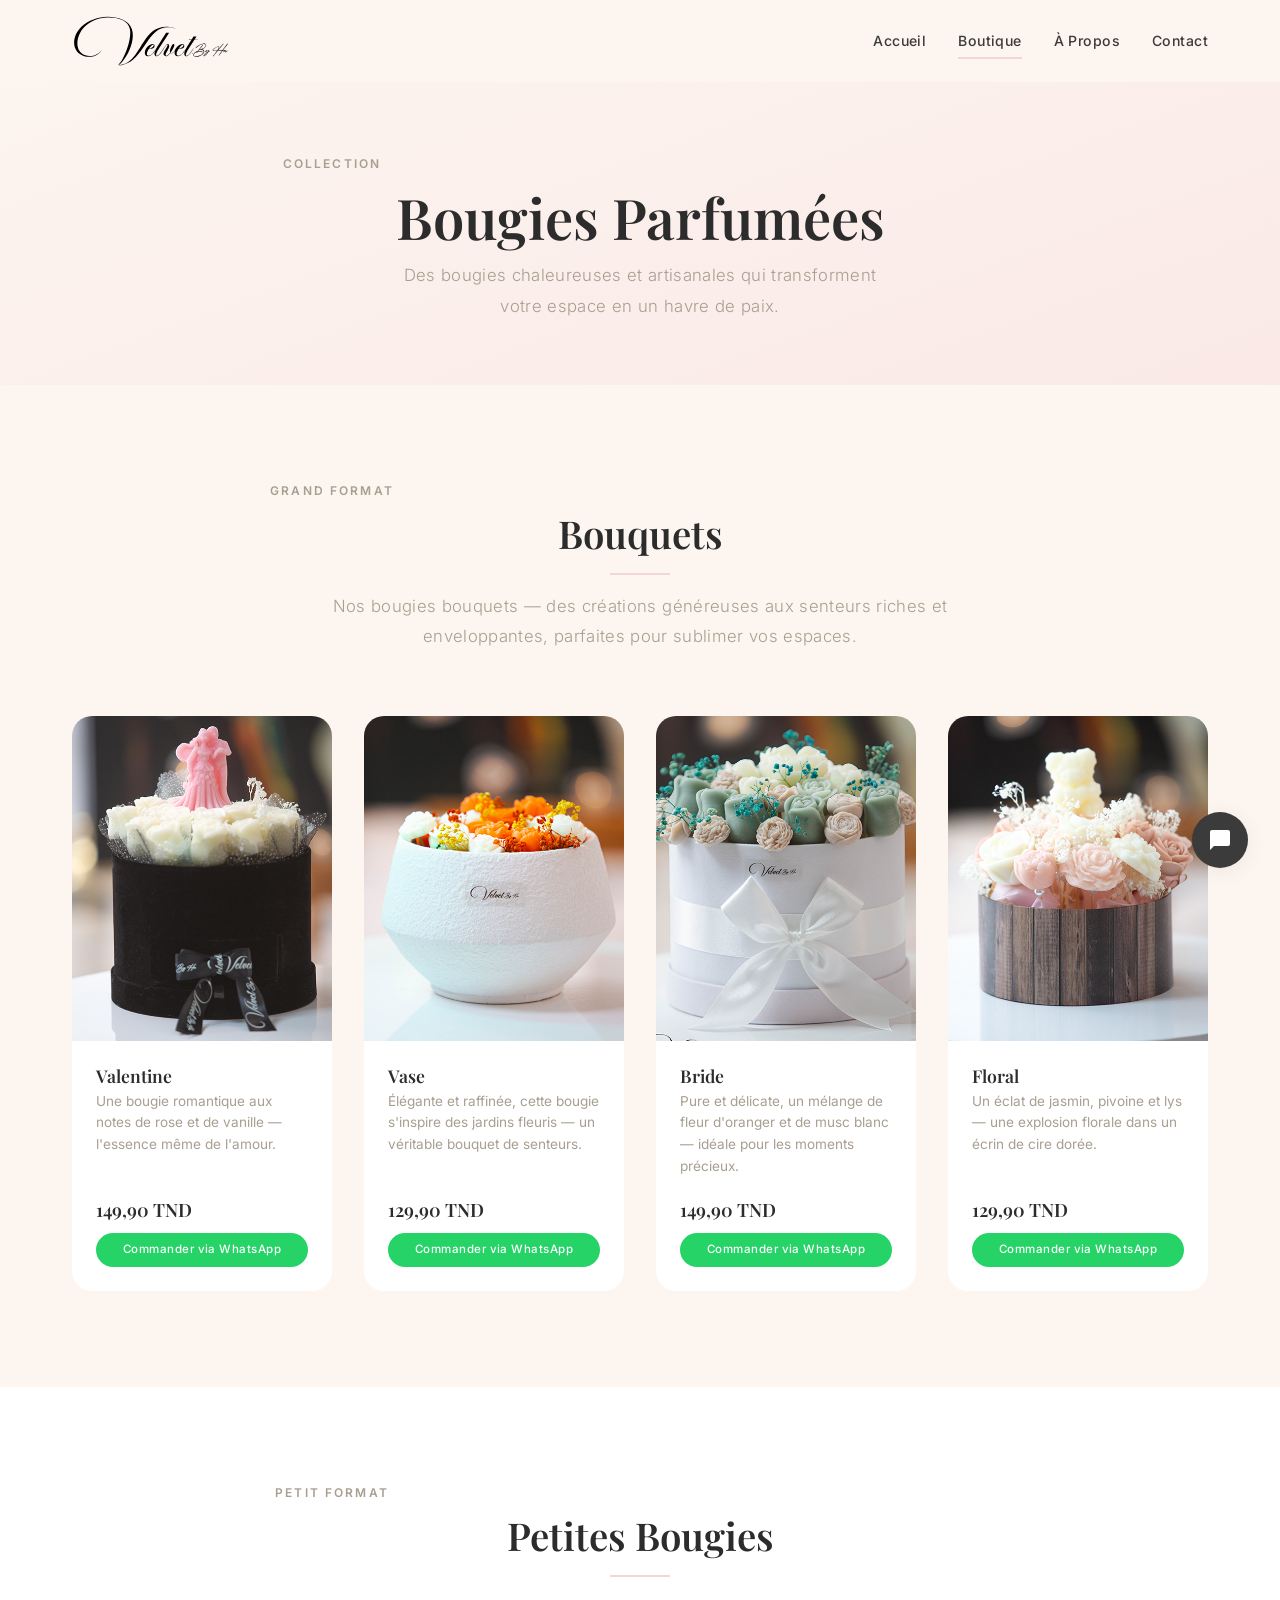
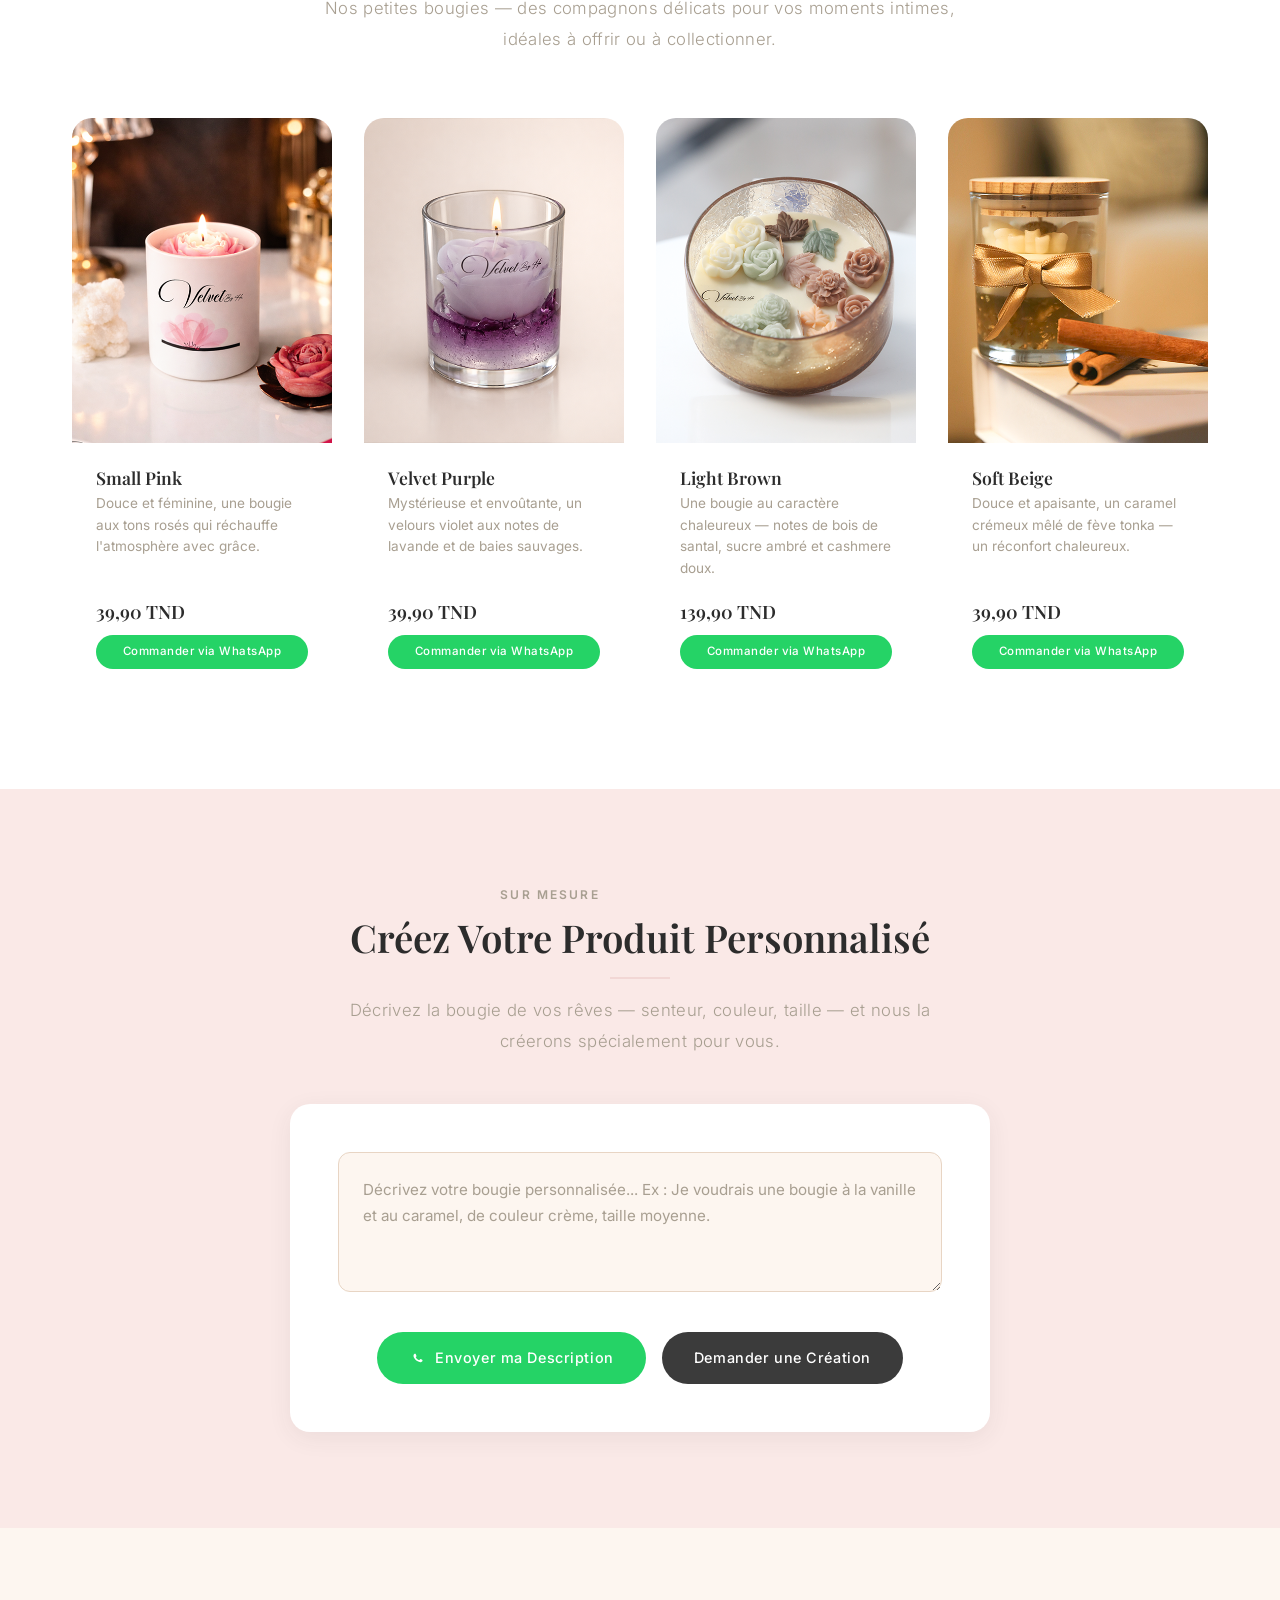
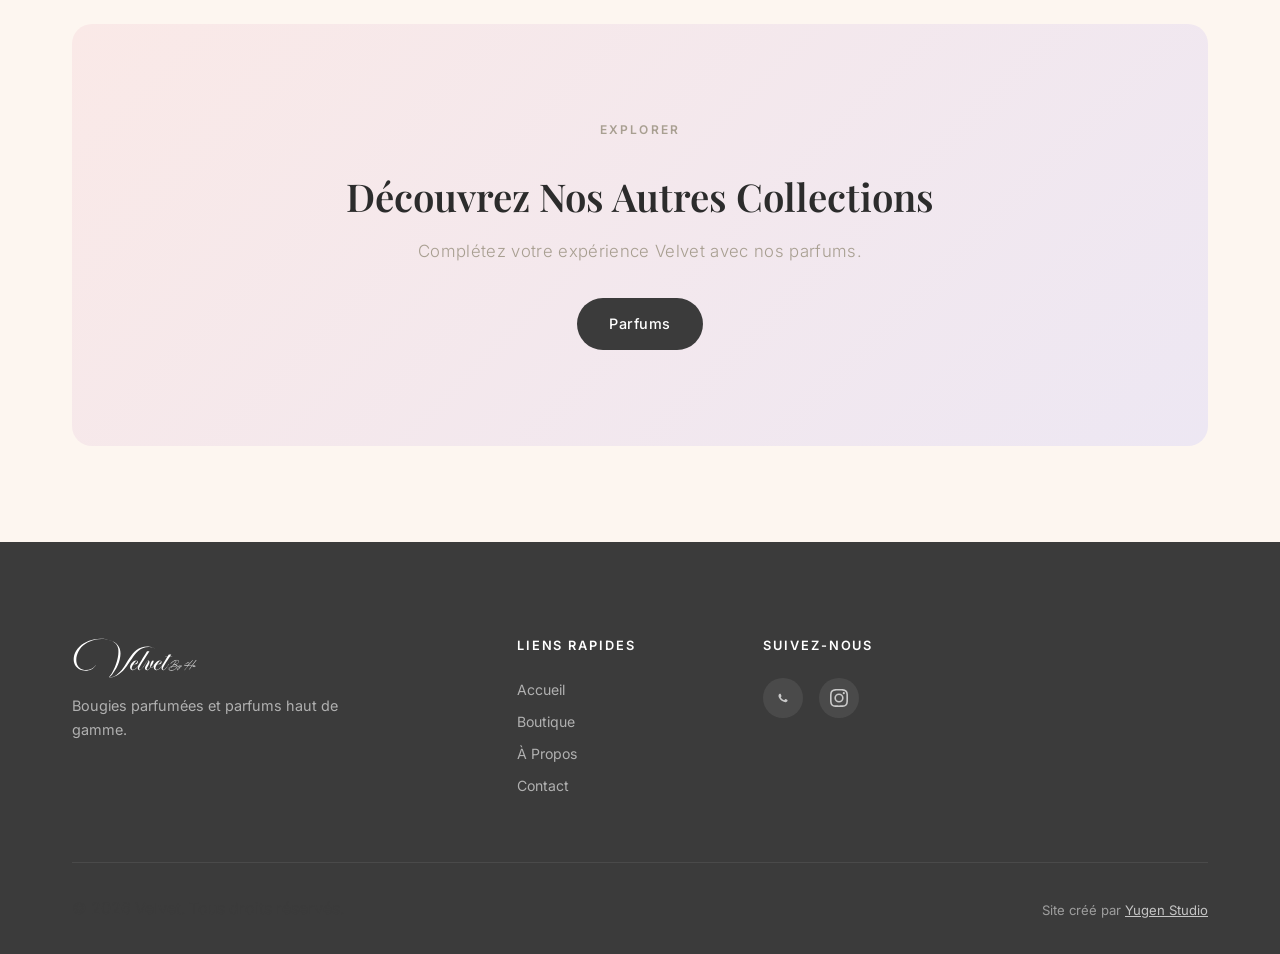
<file: pages/candles.html>
﻿<!DOCTYPE html>
<html lang="fr">

<head>
    <meta charset="UTF-8">
    <meta name="viewport" content="width=device-width, initial-scale=1.0">
    <meta name="description"
        content="Découvrez Velvet : Bougies parfumées, parfums d'ambiance, parfums de linge et cadeaux de luxe en Tunisie. Discover Velvet: Luxury candles, perfumes, and gifts in Tunisia. ڤيلڤيت: شموع معطرة وعطور فاخرة وهدايا في تونس.">
    <meta name="keywords"
        content="bougies parfumées, Tunisie, Tunis, cadeaux, gift, cadeaux tunisie, parfums, parfums d'ambiance, parfum de linge, air freshener, luxury candles, scented candles tunisia, عطور, شموع عطرية, هدايا تونس">
    <link rel="icon" type="image/svg+xml" href="../assets/images/favicon.svg">
    <title>Bougies Parfumées — Velvet</title>
    <link rel="stylesheet" href="../css/base.css">
    <link rel="stylesheet" href="../css/components.css">
    <link rel="stylesheet" href="../css/pages.css">
    <link rel="stylesheet" href="../css/placeholders.css">
</head>

<body>

    <header class="header" id="header">
        <div class="container header__inner">
            <a href="../index.html" class="header__logo"><img src="../assets/images/logo.svg" alt="Velvet"></a>
            <nav class="header__nav" id="main-nav">
                <a href="../index.html">Accueil</a>
                <a href="shop.html" class="active">Boutique</a>
                <a href="about.html">À Propos</a>
                <a href="contact.html">Contact</a>
            </nav>
            <button class="header__hamburger" id="hamburger"
                aria-label="Ouvrir le menu"><span></span><span></span><span></span></button>
        </div>
    </header>
    <div class="nav-overlay" id="nav-overlay"></div>

    <div class="page-header">
        <div class="container">
            <p class="section-eyebrow fade-in">Collection</p>
            <h1 class="fade-in fade-in-delay-1">Bougies Parfumées</h1>
            <p class="subtitle fade-in fade-in-delay-2">Des bougies chaleureuses et artisanales qui transforment votre
                espace en un havre de paix.</p>
        </div>
    </div>

    <!-- ====== SECTION : BOUQUETS ====== -->
    <section class="collection-section">
        <div class="container">
            <div class="section-header fade-in">
                <p class="section-eyebrow">Grand Format</p>
                <h2>Bouquets</h2>
                <hr class="separator">
                <p class="subtitle" style="margin:var(--space-md) auto 0;">Nos bougies bouquets — des créations
                    généreuses aux senteurs riches et enveloppantes, parfaites pour sublimer vos espaces.</p>
            </div>
            <div class="grid grid--4">
                <div class="product-card fade-in">
                    <div class="product-card__image">
                        <img src="../assets/images/products/candles-bouquets-valentine.png" alt="Valentine">
                    </div>
                    <div class="product-card__body">
                        <h4 class="product-card__name">Valentine</h4>
                        <p class="product-card__desc">Une bougie romantique aux notes de rose et de vanille — l'essence
                            même de l'amour.</p>
                        <div class="product-card__footer">
                            <span class="product-card__price">149,90 TND</span>
                            <a href="https://wa.me/21622625611?text=Bonjour!%20Je%20souhaite%20commander%20le%20bouquet%20Valentine"
                                target="_blank" class="btn btn--whatsapp btn--sm product-card__cta">Commander via
                                WhatsApp</a>
                        </div>
                    </div>
                </div>
                <div class="product-card fade-in fade-in-delay-1">
                    <div class="product-card__image">
                        <img src="../assets/images/products/candles-bouquets-vase.png" alt="Vase">
                    </div>
                    <div class="product-card__body">
                        <h4 class="product-card__name">Vase</h4>
                        <p class="product-card__desc">Élégante et raffinée, cette bougie s'inspire des jardins fleuris —
                            un véritable bouquet de senteurs.</p>
                        <div class="product-card__footer">
                            <span class="product-card__price">129,90 TND</span>
                            <a href="https://wa.me/21622625611?text=Bonjour!%20Je%20souhaite%20commander%20le%20bouquet%20Vase"
                                target="_blank" class="btn btn--whatsapp btn--sm product-card__cta">Commander via
                                WhatsApp</a>
                        </div>
                    </div>
                </div>
                <div class="product-card fade-in fade-in-delay-2">
                    <div class="product-card__image">
                        <img src="../assets/images/products/candles-bouquets-bride.png" alt="Bride">
                    </div>
                    <div class="product-card__body">
                        <h4 class="product-card__name">Bride</h4>
                        <p class="product-card__desc">Pure et délicate, un mélange de fleur d'oranger et de musc blanc —
                            idéale pour les moments précieux.</p>
                        <div class="product-card__footer">
                            <span class="product-card__price">149,90 TND</span>
                            <a href="https://wa.me/21622625611?text=Bonjour!%20Je%20souhaite%20commander%20le%20bouquet%20Bride"
                                target="_blank" class="btn btn--whatsapp btn--sm product-card__cta">Commander via
                                WhatsApp</a>
                        </div>
                    </div>
                </div>
                <div class="product-card fade-in fade-in-delay-3">
                    <div class="product-card__image">
                        <img src="../assets/images/products/candles-bouquets-floral.png" alt="Floral">
                    </div>
                    <div class="product-card__body">
                        <h4 class="product-card__name">Floral</h4>
                        <p class="product-card__desc">Un éclat de jasmin, pivoine et lys — une explosion florale dans un
                            écrin de cire dorée.</p>
                        <div class="product-card__footer">
                            <span class="product-card__price">129,90 TND</span>
                            <a href="https://wa.me/21622625611?text=Bonjour!%20Je%20souhaite%20commander%20le%20bouquet%20Floral"
                                target="_blank" class="btn btn--whatsapp btn--sm product-card__cta">Commander via
                                WhatsApp</a>
                        </div>
                    </div>
                </div>
            </div>
        </div>
    </section>

    <!-- ====== SECTION : PETITES BOUGIES ====== -->
    <section class="collection-section" style="background:var(--color-white);">
        <div class="container">
            <div class="section-header fade-in">
                <p class="section-eyebrow">Petit Format</p>
                <h2>Petites Bougies</h2>
                <hr class="separator">
                <p class="subtitle" style="margin:var(--space-md) auto 0;">Nos petites bougies — des compagnons délicats
                    pour vos moments intimes, idéales à offrir ou à collectionner.</p>
            </div>
            <div class="grid grid--4">
                <div class="product-card fade-in">
                    <div class="product-card__image">
                        <img src="../assets/images/products/candles-petites-small-pink.png" alt="Small Pink">
                    </div>
                    <div class="product-card__body">
                        <h4 class="product-card__name">Small Pink</h4>
                        <p class="product-card__desc">Douce et féminine, une bougie aux tons rosés qui réchauffe
                            l'atmosphère avec grâce.</p>
                        <div class="product-card__footer">
                            <span class="product-card__price">39,90 TND</span>
                            <a href="https://wa.me/21622625611?text=Bonjour!%20Je%20souhaite%20commander%20la%20petite%20bougie%20Small%20Pink"
                                target="_blank" class="btn btn--whatsapp btn--sm product-card__cta">Commander via
                                WhatsApp</a>
                        </div>
                    </div>
                </div>
                <div class="product-card fade-in fade-in-delay-1">
                    <div class="product-card__image">
                        <img src="../assets/images/products/candles-petites-velvet-purple.png" alt="Velvet Purple">
                    </div>
                    <div class="product-card__body">
                        <h4 class="product-card__name">Velvet Purple</h4>
                        <p class="product-card__desc">Mystérieuse et envoûtante, un velours violet aux notes de lavande
                            et de baies sauvages.</p>
                        <div class="product-card__footer">
                            <span class="product-card__price">39,90 TND</span>
                            <a href="https://wa.me/21622625611?text=Bonjour!%20Je%20souhaite%20commander%20la%20petite%20bougie%20Velvet%20Purple"
                                target="_blank" class="btn btn--whatsapp btn--sm product-card__cta">Commander via
                                WhatsApp</a>
                        </div>
                    </div>
                </div>
                <div class="product-card fade-in fade-in-delay-2">
                    <div class="product-card__image">
                        <img src="../assets/images/products/candles-petites-cubic.png" alt="Cubic">
                    </div>
                    <div class="product-card__body">
                        <h4 class="product-card__name">Light Brown</h4>
                        <p class="product-card__desc">Une bougie au caractère chaleureux — notes de bois de santal,
                            sucre ambré et cashmere doux.</p>
                        <div class="product-card__footer">
                            <span class="product-card__price">139,90 TND</span>
                            <a href="https://wa.me/21622625611?text=Bonjour!%20Je%20souhaite%20commander%20la%20petite%20bougie%20Light%20Brown"
                                target="_blank" class="btn btn--whatsapp btn--sm product-card__cta">Commander via
                                WhatsApp</a>
                        </div>
                    </div>
                </div>
                <div class="product-card fade-in fade-in-delay-3">
                    <div class="product-card__image">
                        <img src="../assets/images/products/candles-petites-soft-beige.png" alt="Soft Beige">
                    </div>
                    <div class="product-card__body">
                        <h4 class="product-card__name">Soft Beige</h4>
                        <p class="product-card__desc">Douce et apaisante, un caramel crémeux mêlé de fève tonka — un
                            réconfort chaleureux.</p>
                        <div class="product-card__footer">
                            <span class="product-card__price">39,90 TND</span>
                            <a href="https://wa.me/21622625611?text=Bonjour!%20Je%20souhaite%20commander%20la%20petite%20bougie%20Soft%20Beige"
                                target="_blank" class="btn btn--whatsapp btn--sm product-card__cta">Commander via
                                WhatsApp</a>
                        </div>
                    </div>
                </div>
            </div>
        </div>
    </section>

    <!-- ====== SECTION : CRÉEZ VOTRE PRODUIT PERSONNALISÉ ====== -->
    <section class="custom-order">
        <div class="container">
            <div class="custom-order__inner fade-in">
                <p class="section-eyebrow">Sur Mesure</p>
                <h2>Créez Votre Produit Personnalisé</h2>
                <hr class="separator">
                <p class="subtitle">Décrivez la bougie de vos rêves — senteur, couleur, taille — et nous la créerons
                    spécialement pour vous.</p>
                <div class="custom-order__form">
                    <textarea id="custom-order-text" class="custom-order__textarea"
                        placeholder="Décrivez votre bougie personnalisée... Ex : Je voudrais une bougie à la vanille et au caramel, de couleur crème, taille moyenne."></textarea>
                    <div class="custom-order__buttons">
                        <button type="button" id="custom-order-send" class="btn btn--whatsapp">
                            <svg viewBox="0 0 24 24" width="18" height="18" fill="currentColor" style="flex-shrink:0;">
                                <path
                                    d="M17.472 14.382c-.297-.149-1.758-.867-2.03-.967-.273-.099-.471-.148-.67.15-.197.297-.767.966-.94 1.164-.173.199-.347.223-.644.075-.297-.15-1.255-.463-2.39-1.475-.883-.788-1.48-1.761-1.653-2.059-.173-.297-.018-.458.13-.606.134-.133.298-.347.446-.52.149-.174.198-.298.298-.497.099-.198.05-.371-.025-.52-.075-.149-.669-1.612-.916-2.207-.242-.579-.487-.5-.669-.51l-.57-.01c-.198 0-.52.074-.792.372s-1.04 1.016-1.04 2.479c0 1.462 1.065 2.875 1.213 3.074.149.198 2.096 3.2 5.077 4.487.709.306 1.262.489 1.694.625.712.227 1.36.195 1.871.118.571-.085 1.758-.719 2.006-1.413.248-.694.248-1.289.173-1.413-.074-.124-.272-.198-.57-.347z" />
                            </svg>
                            Envoyer ma Description
                        </button>
                        <a href="https://wa.me/21622625611?text=Bonjour%20!%20Pouvez-vous%20me%20créer%20une%20bougie%20personnalisée%20?"
                            target="_blank" class="btn btn--primary">
                            Demander une Création
                        </a>
                    </div>
                </div>
            </div>
        </div>
    </section>

    <!-- CTA -->
    <section>
        <div class="container">
            <div class="cta-section fade-in">
                <p class="section-eyebrow">Explorer</p>
                <h2>Découvrez Nos Autres Collections</h2>
                <p class="subtitle">Complétez votre expérience Velvet avec nos parfums.</p>
                <div class="cta-section__buttons">
                    <a href="perfumes.html" class="btn btn--primary">Parfums</a>
                </div>
            </div>
        </div>
    </section>

    <footer class="footer">
        <div class="container">
            <div class="footer__grid">
                <div class="footer__col">
                    <h3 class="footer__brand-name"><img src="../assets/images/logo.svg" alt="Velvet"></h3>
                    <p class="footer__brand-desc">Bougies parfumées et parfums haut de gamme.</p>
                </div>
                <div class="footer__col">
                    <h4 class="footer__heading">Liens Rapides</h4>
                    <div class="footer__links"><a href="../index.html">Accueil</a><a href="shop.html">Boutique</a><a
                            href="about.html">À Propos</a><a href="contact.html">Contact</a></div>
                </div>

                <div class="footer__col">
                    <h4 class="footer__heading">Suivez-nous</h4>
                    <div class="footer__social"><a href="https://wa.me/1234567890" target="_blank"
                            aria-label="WhatsApp"><svg viewBox="0 0 24 24">
                                <path
                                    d="M17.472 14.382c-.297-.149-1.758-.867-2.03-.967-.273-.099-.471-.148-.67.15-.197.297-.767.966-.94 1.164-.173.199-.347.223-.644.075-.297-.15-1.255-.463-2.39-1.475-.883-.788-1.48-1.761-1.653-2.059-.173-.297-.018-.458.13-.606.134-.133.298-.347.446-.52.149-.174.198-.298.298-.497.099-.198.05-.371-.025-.52-.075-.149-.669-1.612-.916-2.207-.242-.579-.487-.5-.669-.51l-.57-.01c-.198 0-.52.074-.792.372s-1.04 1.016-1.04 2.479c0 1.462 1.065 2.875 1.213 3.074.149.198 2.096 3.2 5.077 4.487.709.306 1.262.489 1.694.625.712.227 1.36.195 1.871.118.571-.085 1.758-.719 2.006-1.413.248-.694.248-1.289.173-1.413-.074-.124-.272-.198-.57-.347z" />
                            </svg></a><a href="https://www.instagram.com/velvetlight2026" target="_blank"
                            aria-label="Instagram"><svg viewBox="0 0 24 24">
                                <path
                                    d="M12 2.163c3.204 0 3.584.012 4.85.07 3.252.148 4.771 1.691 4.919 4.919.058 1.265.069 1.645.069 4.849 0 3.205-.012 3.584-.069 4.849-.149 3.225-1.664 4.771-4.919 4.919-1.266.058-1.644.07-4.85.07-3.204 0-3.584-.012-4.849-.07-3.26-.149-4.771-1.699-4.919-4.92-.058-1.265-.07-1.644-.07-4.849 0-3.204.013-3.583.07-4.849.149-3.227 1.664-4.771 4.919-4.919 1.266-.057 1.645-.069 4.849-.069zM12 0C8.741 0 8.333.014 7.053.072 2.695.272.273 2.69.073 7.052.014 8.333 0 8.741 0 12c0 3.259.014 3.668.072 4.948.2 4.358 2.618 6.78 6.98 6.98C8.333 23.986 8.741 24 12 24c3.259 0 3.668-.014 4.948-.072 4.354-.2 6.782-2.618 6.979-6.98.059-1.28.073-1.689.073-4.948 0-3.259-.014-3.667-.072-4.947-.196-4.354-2.617-6.78-6.979-6.98C15.668.014 15.259 0 12 0zm0 5.838a6.162 6.162 0 100 12.324 6.162 6.162 0 000-12.324zM12 16a4 4 0 110-8 4 4 0 010 8zm6.406-11.845a1.44 1.44 0 100 2.881 1.44 1.44 0 000-2.881z" />
                            </svg></a></div>
                </div>
            </div>
            <div class="footer__bottom">
                <p>&copy; 2026 Velvet. Tous droits réservés.</p>
                <p style="font-size:0.82rem;color:rgba(255,255,255,0.5);margin-top:var(--space-xs);">Site créé par <a
                        href="https://yugen-studio.com/" target="_blank"
                        style="color:rgba(255,255,255,0.7);text-decoration:underline;">Yugen Studio</a></p>

            </div>
        </div>
    </footer>

    <div class="social-float">
        <div class="social-float__items" id="social-items"><a href="https://wa.me/1234567890" target="_blank"
                class="social-float__item social-float__item--whatsapp" aria-label="WhatsApp"><svg viewBox="0 0 24 24">
                    <path
                        d="M17.472 14.382c-.297-.149-1.758-.867-2.03-.967-.273-.099-.471-.148-.67.15-.197.297-.767.966-.94 1.164-.173.199-.347.223-.644.075-.297-.15-1.255-.463-2.39-1.475-.883-.788-1.48-1.761-1.653-2.059-.173-.297-.018-.458.13-.606.134-.133.298-.347.446-.52.149-.174.198-.298.298-.497.099-.198.05-.371-.025-.52-.075-.149-.669-1.612-.916-2.207-.242-.579-.487-.5-.669-.51l-.57-.01c-.198 0-.52.074-.792.372s-1.04 1.016-1.04 2.479c0 1.462 1.065 2.875 1.213 3.074.149.198 2.096 3.2 5.077 4.487.709.306 1.262.489 1.694.625.712.227 1.36.195 1.871.118.571-.085 1.758-.719 2.006-1.413.248-.694.248-1.289.173-1.413-.074-.124-.272-.198-.57-.347z" />
                </svg></a><a href="https://ig.me/m/velvetlight2026" target="_blank"
                class="social-float__item social-float__item--instagram" aria-label="Instagram"><svg
                    viewBox="0 0 24 24">
                    <path
                        d="M12 2.163c3.204 0 3.584.012 4.85.07 3.252.148 4.771 1.691 4.919 4.919.058 1.265.069 1.645.069 4.849 0 3.205-.012 3.584-.069 4.849-.149 3.225-1.664 4.771-4.919 4.919-1.266.058-1.644.07-4.85.07-3.204 0-3.584-.012-4.849-.07-3.26-.149-4.771-1.699-4.919-4.92-.058-1.265-.07-1.644-.07-4.849 0-3.204.013-3.583.07-4.849.149-3.227 1.664-4.771 4.919-4.919 1.266-.057 1.645-.069 4.849-.069zM12 0C8.741 0 8.333.014 7.053.072 2.695.272.273 2.69.073 7.052.014 8.333 0 8.741 0 12c0 3.259.014 3.668.072 4.948.2 4.358 2.618 6.78 6.98 6.98C8.333 23.986 8.741 24 12 24c3.259 0 3.668-.014 4.948-.072 4.354-.2 6.782-2.618 6.979-6.98.059-1.28.073-1.689.073-4.948 0-3.259-.014-3.667-.072-4.947-.196-4.354-2.617-6.78-6.979-6.98C15.668.014 15.259 0 12 0zm0 5.838a6.162 6.162 0 100 12.324 6.162 6.162 0 000-12.324zM12 16a4 4 0 110-8 4 4 0 010 8zm6.406-11.845a1.44 1.44 0 100 2.881 1.44 1.44 0 000-2.881z" />
                </svg></a><a href="https://m.me/61587530817712" target="_blank"
                class="social-float__item social-float__item--messenger" aria-label="Messenger"><svg
                    viewBox="0 0 24 24">
                    <path
                        d="M12 0C5.373 0 0 4.974 0 11.111c0 3.498 1.744 6.614 4.469 8.654V24l4.088-2.242c1.092.3 2.246.464 3.443.464 6.627 0 12-4.975 12-11.111S18.627 0 12 0zm1.191 14.963l-3.055-3.26-5.963 3.26L10.732 8.2l3.131 3.259L19.752 8.2l-6.561 6.763z" />
                </svg></a></div><button class="social-float__toggle" id="social-toggle" aria-label="Nous contacter"><svg
                viewBox="0 0 24 24">
                <path d="M20 2H4c-1.1 0-2 .9-2 2v18l4-4h14c1.1 0 2-.9 2-2V4c0-1.1-.9-2-2-2z" />
            </svg></button>
    </div>
    <script src="../js/main.js"></script>
    <script src="../js/social-popup.js"></script>
</body>

</html>
</file>
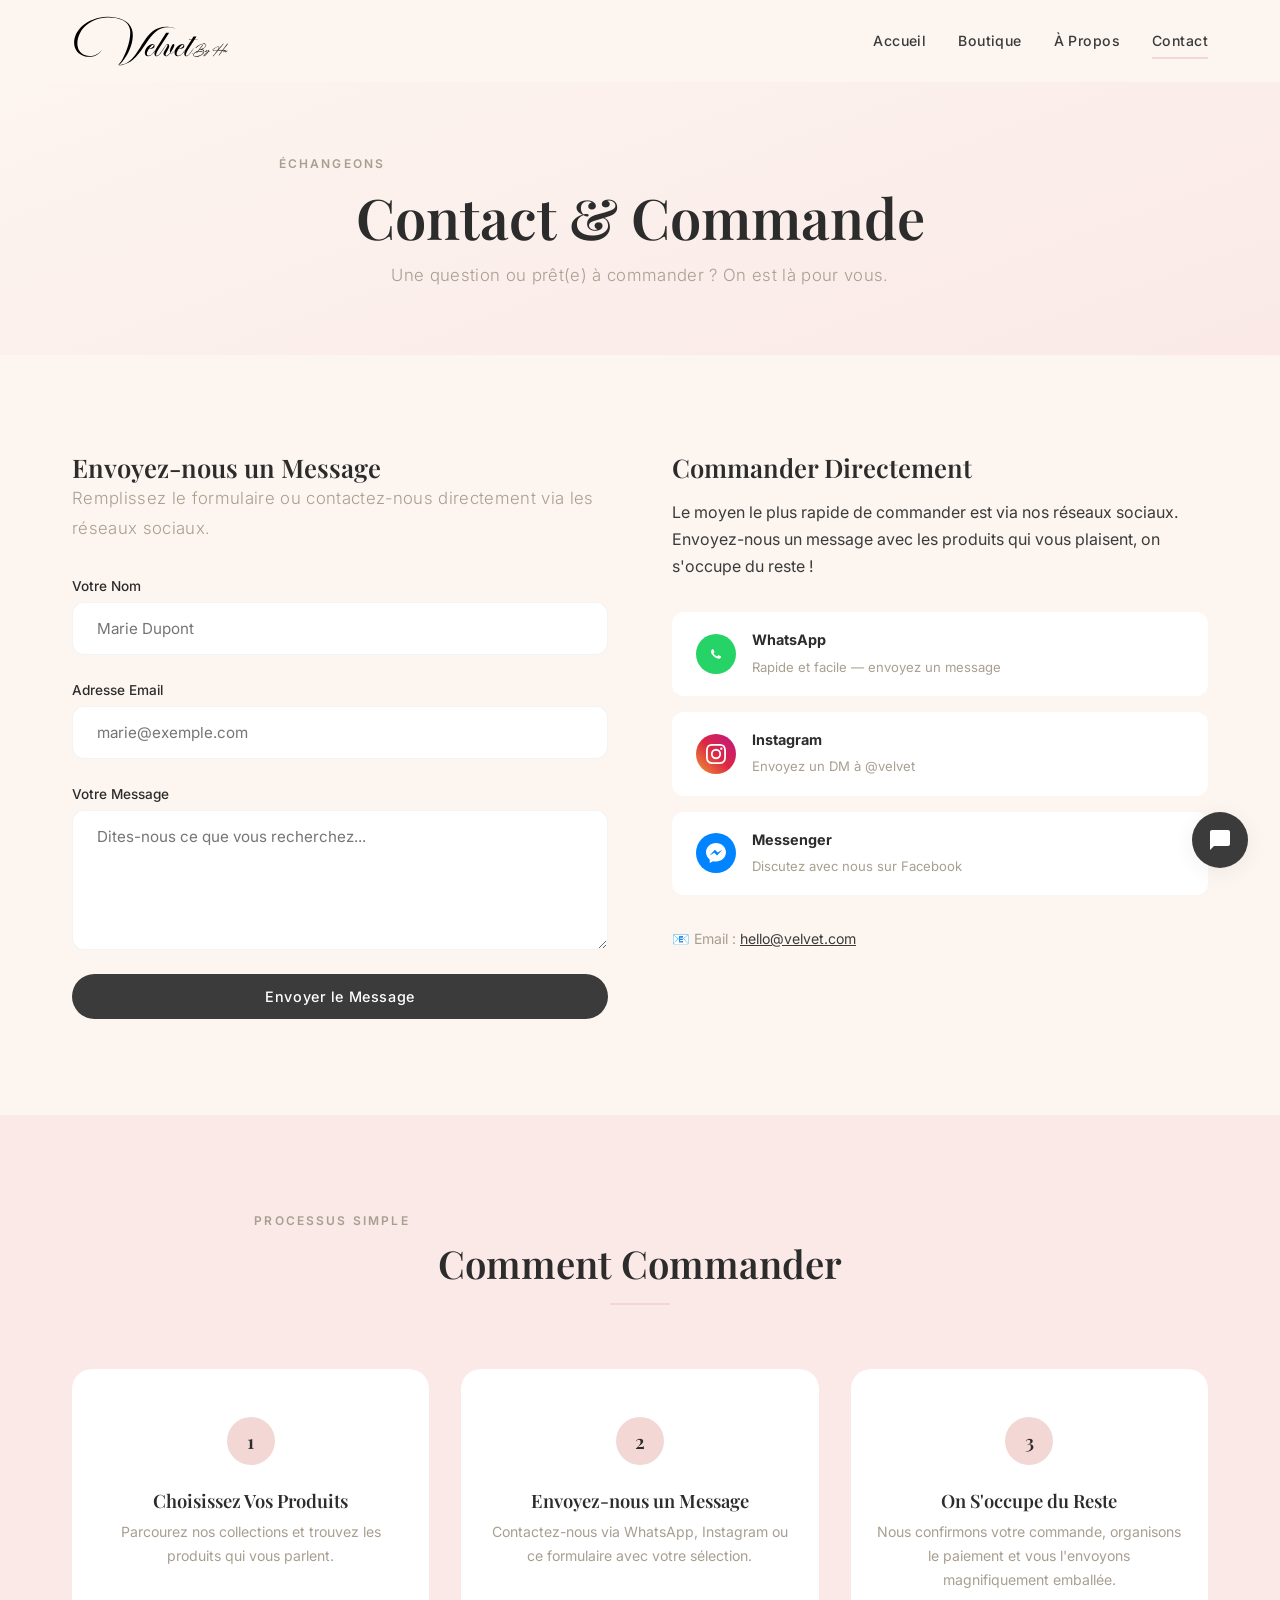
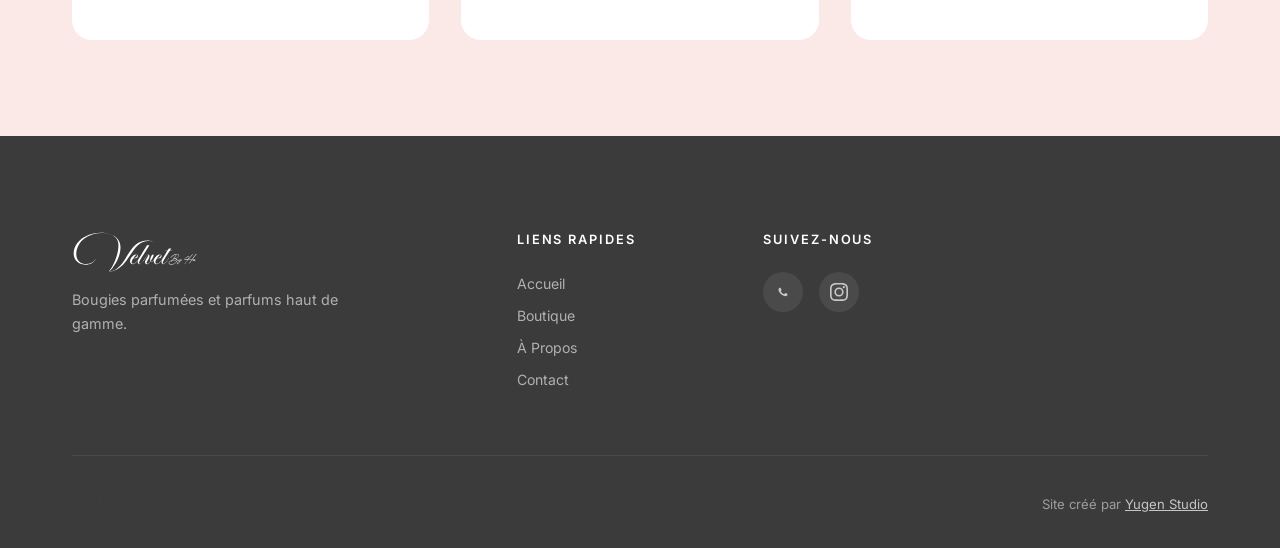
<file: pages/contact.html>
﻿<!DOCTYPE html>
<html lang="fr">

<head>
    <meta charset="UTF-8">
    <meta name="viewport" content="width=device-width, initial-scale=1.0">
    <meta name="description"
        content="Découvrez Velvet : Bougies parfumées, parfums d'ambiance, parfums de linge et cadeaux de luxe en Tunisie. Discover Velvet: Luxury candles, perfumes, and gifts in Tunisia. ڤيلڤيت: شموع معطرة وعطور فاخرة وهدايا في تونس.">
    <meta name="keywords"
        content="bougies parfumées, Tunisie, Tunis, cadeaux, gift, cadeaux tunisie, parfums, parfums d'ambiance, parfum de linge, air freshener, luxury candles, scented candles tunisia, عطور, شموع عطرية, هدايا تونس">
    <link rel="icon" type="image/svg+xml" href="../assets/images/favicon.svg">
    <title>Contact & Commande — Velvet</title>
    <link rel="stylesheet" href="../css/base.css">
    <link rel="stylesheet" href="../css/components.css">
    <link rel="stylesheet" href="../css/pages.css">
    <link rel="stylesheet" href="../css/placeholders.css">
</head>

<body>
    <header class="header" id="header">
        <div class="container header__inner">
            <a href="../index.html" class="header__logo"><img src="../assets/images/logo.svg" alt="Velvet"></a>
            <nav class="header__nav" id="main-nav">
                <a href="../index.html">Accueil</a>
                <a href="shop.html">Boutique</a>
                <a href="about.html">À Propos</a>
                <a href="contact.html" class="active">Contact</a>
            </nav>
            <button class="header__hamburger" id="hamburger"
                aria-label="Ouvrir le menu"><span></span><span></span><span></span></button>
        </div>
    </header>
    <div class="nav-overlay" id="nav-overlay"></div>

    <div class="page-header">
        <div class="container">
            <p class="section-eyebrow fade-in">Échangeons</p>
            <h1 class="fade-in fade-in-delay-1">Contact & Commande</h1>
            <p class="subtitle fade-in fade-in-delay-2">Une question ou prêt(e) à commander ? On est là pour vous.</p>
        </div>
    </div>

    <!-- FORMULAIRE + INFOS -->
    <section class="contact-section">
        <div class="container">
            <div class="contact-grid">
                <div class="fade-in">
                    <h3>Envoyez-nous un Message</h3>
                    <p class="subtitle" style="margin-bottom:var(--space-xl);">Remplissez le formulaire ou
                        contactez-nous directement via les réseaux sociaux.</p>
                    <form action="https://api.web3forms.com/submit" method="POST" class="contact-form"
                        id="contact-form">
                        <input type="hidden" name="access_key" value="09794c31-740f-40e9-a095-1da95da5b8db">
                        <div class="form-group">
                            <label for="name">Votre Nom</label>
                            <input type="text" id="name" name="name" placeholder="Marie Dupont" required>
                        </div>
                        <div class="form-group">
                            <label for="email">Adresse Email</label>
                            <input type="email" id="email" name="email" placeholder="marie@exemple.com" required>
                        </div>
                        <div class="form-group">
                            <label for="message">Votre Message</label>
                            <textarea id="message" name="message" placeholder="Dites-nous ce que vous recherchez..."
                                required></textarea>
                        </div>
                        <button type="submit" class="btn btn--primary">Envoyer le Message</button>
                    </form>
                </div>

                <div class="contact-info fade-in fade-in-delay-2">
                    <h3>Commander Directement</h3>
                    <p>Le moyen le plus rapide de commander est via nos réseaux sociaux. Envoyez-nous un message avec
                        les produits qui vous plaisent, on s'occupe du reste !</p>
                    <div class="contact-info__methods">
                        <a href="https://wa.me/21622625611" target="_blank" class="contact-method">
                            <div class="contact-method__icon contact-method__icon--whatsapp">
                                <svg viewBox="0 0 24 24">
                                    <path
                                        d="M17.472 14.382c-.297-.149-1.758-.867-2.03-.967-.273-.099-.471-.148-.67.15-.197.297-.767.966-.94 1.164-.173.199-.347.223-.644.075-.297-.15-1.255-.463-2.39-1.475-.883-.788-1.48-1.761-1.653-2.059-.173-.297-.018-.458.13-.606.134-.133.298-.347.446-.52.149-.174.198-.298.298-.497.099-.198.05-.371-.025-.52-.075-.149-.669-1.612-.916-2.207-.242-.579-.487-.5-.669-.51l-.57-.01c-.198 0-.52.074-.792.372s-1.04 1.016-1.04 2.479c0 1.462 1.065 2.875 1.213 3.074.149.198 2.096 3.2 5.077 4.487.709.306 1.262.489 1.694.625.712.227 1.36.195 1.871.118.571-.085 1.758-.719 2.006-1.413.248-.694.248-1.289.173-1.413-.074-.124-.272-.198-.57-.347z" />
                                </svg>
                            </div>
                            <div class="contact-method__text">
                                <strong>WhatsApp</strong>
                                <span>Rapide et facile — envoyez un message</span>
                            </div>
                        </a>
                        <a href="https://www.instagram.com/velvetlight2026" target="_blank" class="contact-method">
                            <div class="contact-method__icon contact-method__icon--instagram">
                                <svg viewBox="0 0 24 24">
                                    <path
                                        d="M12 2.163c3.204 0 3.584.012 4.85.07 3.252.148 4.771 1.691 4.919 4.919.058 1.265.069 1.645.069 4.849 0 3.205-.012 3.584-.069 4.849-.149 3.225-1.664 4.771-4.919 4.919-1.266.058-1.644.07-4.85.07-3.204 0-3.584-.012-4.849-.07-3.26-.149-4.771-1.699-4.919-4.92-.058-1.265-.07-1.644-.07-4.849 0-3.204.013-3.583.07-4.849.149-3.227 1.664-4.771 4.919-4.919 1.266-.057 1.645-.069 4.849-.069zM12 0C8.741 0 8.333.014 7.053.072 2.695.272.273 2.69.073 7.052.014 8.333 0 8.741 0 12c0 3.259.014 3.668.072 4.948.2 4.358 2.618 6.78 6.98 6.98C8.333 23.986 8.741 24 12 24c3.259 0 3.668-.014 4.948-.072 4.354-.2 6.782-2.618 6.979-6.98.059-1.28.073-1.689.073-4.948 0-3.259-.014-3.667-.072-4.947-.196-4.354-2.617-6.78-6.979-6.98C15.668.014 15.259 0 12 0zm0 5.838a6.162 6.162 0 100 12.324 6.162 6.162 0 000-12.324zM12 16a4 4 0 110-8 4 4 0 010 8zm6.406-11.845a1.44 1.44 0 100 2.881 1.44 1.44 0 000-2.881z" />
                                </svg>
                            </div>
                            <div class="contact-method__text">
                                <strong>Instagram</strong>
                                <span>Envoyez un DM à @velvet</span>
                            </div>
                        </a>
                        <a href="https://www.facebook.com/profile.php?id=61587530817712" target="_blank"
                            class="contact-method">
                            <div class="contact-method__icon contact-method__icon--messenger">
                                <svg viewBox="0 0 24 24">
                                    <path
                                        d="M12 0C5.373 0 0 4.974 0 11.111c0 3.498 1.744 6.614 4.469 8.654V24l4.088-2.242c1.092.3 2.246.464 3.443.464 6.627 0 12-4.975 12-11.111S18.627 0 12 0zm1.191 14.963l-3.055-3.26-5.963 3.26L10.732 8.2l3.131 3.259L19.752 8.2l-6.561 6.763z" />
                                </svg>
                            </div>
                            <div class="contact-method__text">
                                <strong>Messenger</strong>
                                <span>Discutez avec nous sur Facebook</span>
                            </div>
                        </a>
                    </div>
                    <p style="margin-top:var(--space-xl);font-size:0.88rem;color:var(--color-warm-gray);">
                        📧 Email : <a href="mailto:hello@velvet.com"
                            style="color:var(--color-charcoal);text-decoration:underline;">hello@velvet.com</a>
                    </p>
                </div>
            </div>
        </div>
    </section>

    <!-- COMMENT COMMANDER -->
    <section class="order-steps">
        <div class="container">
            <div class="section-header fade-in">
                <p class="section-eyebrow">Processus Simple</p>
                <h2>Comment Commander</h2>
                <hr class="separator">
            </div>
            <div class="order-steps__grid">
                <div class="order-step fade-in fade-in-delay-1">
                    <div class="order-step__number">1</div>
                    <h4>Choisissez Vos Produits</h4>
                    <p>Parcourez nos collections et trouvez les produits qui vous parlent.</p>
                </div>
                <div class="order-step fade-in fade-in-delay-2">
                    <div class="order-step__number">2</div>
                    <h4>Envoyez-nous un Message</h4>
                    <p>Contactez-nous via WhatsApp, Instagram ou ce formulaire avec votre sélection.</p>
                </div>
                <div class="order-step fade-in fade-in-delay-3">
                    <div class="order-step__number">3</div>
                    <h4>On S'occupe du Reste</h4>
                    <p>Nous confirmons votre commande, organisons le paiement et vous l'envoyons magnifiquement
                        emballée.</p>
                </div>
            </div>
        </div>
    </section>

    <footer class="footer">
        <div class="container">
            <div class="footer__grid">
                <div class="footer__col">
                    <h3 class="footer__brand-name"><img src="../assets/images/logo.svg" alt="Velvet"></h3>
                    <p class="footer__brand-desc">Bougies parfumées et parfums haut de gamme.</p>
                </div>
                <div class="footer__col">
                    <h4 class="footer__heading">Liens Rapides</h4>
                    <div class="footer__links"><a href="../index.html">Accueil</a><a href="shop.html">Boutique</a><a
                            href="about.html">À Propos</a><a href="contact.html">Contact</a></div>
                </div>

                <div class="footer__col">
                    <h4 class="footer__heading">Suivez-nous</h4>
                    <div class="footer__social"><a href="https://wa.me/1234567890" target="_blank"
                            aria-label="WhatsApp"><svg viewBox="0 0 24 24">
                                <path
                                    d="M17.472 14.382c-.297-.149-1.758-.867-2.03-.967-.273-.099-.471-.148-.67.15-.197.297-.767.966-.94 1.164-.173.199-.347.223-.644.075-.297-.15-1.255-.463-2.39-1.475-.883-.788-1.48-1.761-1.653-2.059-.173-.297-.018-.458.13-.606.134-.133.298-.347.446-.52.149-.174.198-.298.298-.497.099-.198.05-.371-.025-.52-.075-.149-.669-1.612-.916-2.207-.242-.579-.487-.5-.669-.51l-.57-.01c-.198 0-.52.074-.792.372s-1.04 1.016-1.04 2.479c0 1.462 1.065 2.875 1.213 3.074.149.198 2.096 3.2 5.077 4.487.709.306 1.262.489 1.694.625.712.227 1.36.195 1.871.118.571-.085 1.758-.719 2.006-1.413.248-.694.248-1.289.173-1.413-.074-.124-.272-.198-.57-.347z" />
                            </svg></a><a href="https://www.instagram.com/velvetlight2026" target="_blank"
                            aria-label="Instagram"><svg viewBox="0 0 24 24">
                                <path
                                    d="M12 2.163c3.204 0 3.584.012 4.85.07 3.252.148 4.771 1.691 4.919 4.919.058 1.265.069 1.645.069 4.849 0 3.205-.012 3.584-.069 4.849-.149 3.225-1.664 4.771-4.919 4.919-1.266.058-1.644.07-4.85.07-3.204 0-3.584-.012-4.849-.07-3.26-.149-4.771-1.699-4.919-4.92-.058-1.265-.07-1.644-.07-4.849 0-3.204.013-3.583.07-4.849.149-3.227 1.664-4.771 4.919-4.919 1.266-.057 1.645-.069 4.849-.069zM12 0C8.741 0 8.333.014 7.053.072 2.695.272.273 2.69.073 7.052.014 8.333 0 8.741 0 12c0 3.259.014 3.668.072 4.948.2 4.358 2.618 6.78 6.98 6.98C8.333 23.986 8.741 24 12 24c3.259 0 3.668-.014 4.948-.072 4.354-.2 6.782-2.618 6.979-6.98.059-1.28.073-1.689.073-4.948 0-3.259-.014-3.667-.072-4.947-.196-4.354-2.617-6.78-6.979-6.98C15.668.014 15.259 0 12 0zm0 5.838a6.162 6.162 0 100 12.324 6.162 6.162 0 000-12.324zM12 16a4 4 0 110-8 4 4 0 010 8zm6.406-11.845a1.44 1.44 0 100 2.881 1.44 1.44 0 000-2.881z" />
                            </svg></a></div>
                </div>
            </div>
            <div class="footer__bottom">
                <p>&copy; 2026 Velvet. Tous droits réservés.</p>
                <p style="font-size:0.82rem;color:rgba(255,255,255,0.5);margin-top:var(--space-xs);">Site créé par <a
                        href="https://yugen-studio.com/" target="_blank"
                        style="color:rgba(255,255,255,0.7);text-decoration:underline;">Yugen Studio</a></p>

            </div>
        </div>
    </footer>

    <div class="social-float">
        <div class="social-float__items" id="social-items"><a href="https://wa.me/1234567890" target="_blank"
                class="social-float__item social-float__item--whatsapp" aria-label="WhatsApp"><svg viewBox="0 0 24 24">
                    <path
                        d="M17.472 14.382c-.297-.149-1.758-.867-2.03-.967-.273-.099-.471-.148-.67.15-.197.297-.767.966-.94 1.164-.173.199-.347.223-.644.075-.297-.15-1.255-.463-2.39-1.475-.883-.788-1.48-1.761-1.653-2.059-.173-.297-.018-.458.13-.606.134-.133.298-.347.446-.52.149-.174.198-.298.298-.497.099-.198.05-.371-.025-.52-.075-.149-.669-1.612-.916-2.207-.242-.579-.487-.5-.669-.51l-.57-.01c-.198 0-.52.074-.792.372s-1.04 1.016-1.04 2.479c0 1.462 1.065 2.875 1.213 3.074.149.198 2.096 3.2 5.077 4.487.709.306 1.262.489 1.694.625.712.227 1.36.195 1.871.118.571-.085 1.758-.719 2.006-1.413.248-.694.248-1.289.173-1.413-.074-.124-.272-.198-.57-.347z" />
                </svg></a><a href="https://ig.me/m/velvetlight2026" target="_blank"
                class="social-float__item social-float__item--instagram" aria-label="Instagram"><svg
                    viewBox="0 0 24 24">
                    <path
                        d="M12 2.163c3.204 0 3.584.012 4.85.07 3.252.148 4.771 1.691 4.919 4.919.058 1.265.069 1.645.069 4.849 0 3.205-.012 3.584-.069 4.849-.149 3.225-1.664 4.771-4.919 4.919-1.266.058-1.644.07-4.85.07-3.204 0-3.584-.012-4.849-.07-3.26-.149-4.771-1.699-4.919-4.92-.058-1.265-.07-1.644-.07-4.849 0-3.204.013-3.583.07-4.849.149-3.227 1.664-4.771 4.919-4.919 1.266-.057 1.645-.069 4.849-.069zM12 0C8.741 0 8.333.014 7.053.072 2.695.272.273 2.69.073 7.052.014 8.333 0 8.741 0 12c0 3.259.014 3.668.072 4.948.2 4.358 2.618 6.78 6.98 6.98C8.333 23.986 8.741 24 12 24c3.259 0 3.668-.014 4.948-.072 4.354-.2 6.782-2.618 6.979-6.98.059-1.28.073-1.689.073-4.948 0-3.259-.014-3.667-.072-4.947-.196-4.354-2.617-6.78-6.979-6.98C15.668.014 15.259 0 12 0zm0 5.838a6.162 6.162 0 100 12.324 6.162 6.162 0 000-12.324zM12 16a4 4 0 110-8 4 4 0 010 8zm6.406-11.845a1.44 1.44 0 100 2.881 1.44 1.44 0 000-2.881z" />
                </svg></a><a href="https://m.me/61587530817712" target="_blank"
                class="social-float__item social-float__item--messenger" aria-label="Messenger"><svg
                    viewBox="0 0 24 24">
                    <path
                        d="M12 0C5.373 0 0 4.974 0 11.111c0 3.498 1.744 6.614 4.469 8.654V24l4.088-2.242c1.092.3 2.246.464 3.443.464 6.627 0 12-4.975 12-11.111S18.627 0 12 0zm1.191 14.963l-3.055-3.26-5.963 3.26L10.732 8.2l3.131 3.259L19.752 8.2l-6.561 6.763z" />
                </svg></a></div><button class="social-float__toggle" id="social-toggle" aria-label="Nous contacter"><svg
                viewBox="0 0 24 24">
                <path d="M20 2H4c-1.1 0-2 .9-2 2v18l4-4h14c1.1 0 2-.9 2-2V4c0-1.1-.9-2-2-2z" />
            </svg></button>
    </div>
    <script src="../js/main.js"></script>
    <script src="../js/social-popup.js"></script>
</body>

</html>
</file>
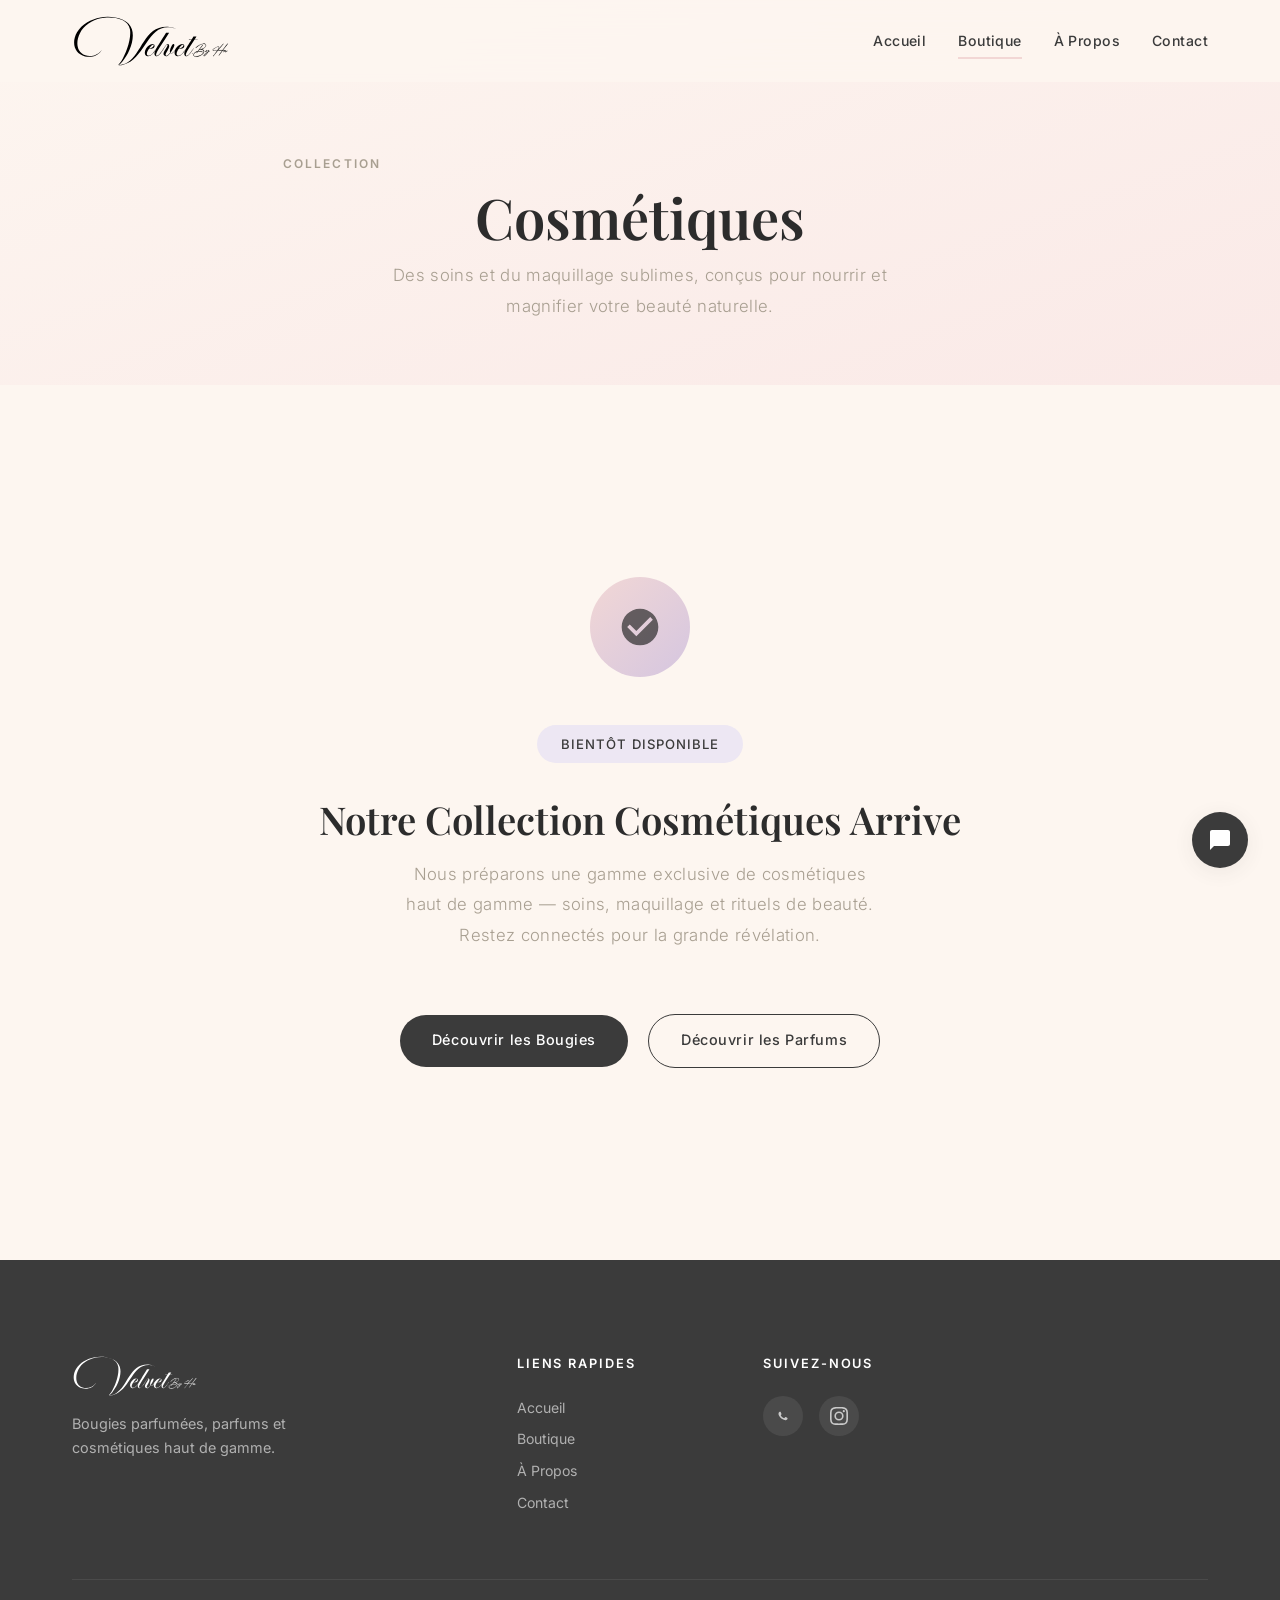
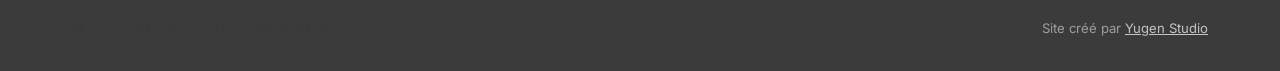
<file: pages/cosmetics.html>
﻿<!DOCTYPE html>
<html lang="fr">

<head>
    <meta charset="UTF-8">
    <meta name="viewport" content="width=device-width, initial-scale=1.0">
    <meta name="description"
        content="Découvrez Velvet : Bougies parfumées, parfums d'ambiance, parfums de linge et cadeaux de luxe en Tunisie. Discover Velvet: Luxury candles, perfumes, and gifts in Tunisia. ڤيلڤيت: شموع معطرة وعطور فاخرة وهدايا في تونس.">
    <meta name="keywords"
        content="bougies parfumées, Tunisie, Tunis, cadeaux, gift, cadeaux tunisie, parfums, parfums d'ambiance, parfum de linge, air freshener, luxury candles, scented candles tunisia, عطور, شموع عطرية, هدايا تونس">
    <link rel="icon" type="image/svg+xml" href="../assets/images/favicon.svg">
    <title>Cosmétiques — Velvet</title>
    <link rel="stylesheet" href="../css/base.css">
    <link rel="stylesheet" href="../css/components.css">
    <link rel="stylesheet" href="../css/pages.css">
    <link rel="stylesheet" href="../css/placeholders.css">
</head>

<body>
    <header class="header" id="header">
        <div class="container header__inner">
            <a href="../index.html" class="header__logo"><img src="../assets/images/logo.svg" alt="Velvet"></a>
            <nav class="header__nav" id="main-nav">
                <a href="../index.html">Accueil</a>
                <a href="shop.html" class="active">Boutique</a>
                <a href="about.html">À Propos</a>
                <a href="contact.html">Contact</a>
            </nav>
            <button class="header__hamburger" id="hamburger"
                aria-label="Ouvrir le menu"><span></span><span></span><span></span></button>
        </div>
    </header>
    <div class="nav-overlay" id="nav-overlay"></div>

    <div class="page-header">
        <div class="container">
            <p class="section-eyebrow fade-in">Collection</p>
            <h1 class="fade-in fade-in-delay-1">Cosmétiques</h1>
            <p class="subtitle fade-in fade-in-delay-2">Des soins et du maquillage sublimes, conçus pour nourrir et
                magnifier votre beauté naturelle.</p>
        </div>
    </div>

    <!-- COMING SOON -->
    <section class="collection-section">
        <div class="container">
            <div class="coming-soon fade-in">
                <div class="coming-soon__icon">
                    <svg viewBox="0 0 24 24" xmlns="http://www.w3.org/2000/svg">
                        <path
                            d="M12 2C6.48 2 2 6.48 2 12s4.48 10 10 10 10-4.48 10-10S17.52 2 12 2zm-2 15l-5-5 1.41-1.41L10 14.17l7.59-7.59L19 8l-9 9z" />
                    </svg>
                </div>
                <span class="coming-soon__badge">Bientôt Disponible</span>
                <h2 style="margin-top:var(--space-xl);">Notre Collection Cosmétiques Arrive</h2>
                <p class="subtitle">Nous préparons une gamme exclusive de cosmétiques haut de gamme — soins, maquillage
                    et rituels de beauté. Restez connectés pour la grande révélation.</p>
                <div style="margin-top:var(--space-xl);">
                    <a href="candles.html" class="btn btn--primary" style="margin-right:var(--space-md);">Découvrir les
                        Bougies</a>
                    <a href="perfumes.html" class="btn btn--secondary">Découvrir les Parfums</a>
                </div>
            </div>
        </div>
    </section>

    <footer class="footer">
        <div class="container">
            <div class="footer__grid">
                <div class="footer__col">
                    <h3 class="footer__brand-name"><img src="../assets/images/logo.svg" alt="Velvet"></h3>
                    <p class="footer__brand-desc">Bougies parfumées, parfums et cosmétiques haut de gamme.</p>
                </div>
                <div class="footer__col">
                    <h4 class="footer__heading">Liens Rapides</h4>
                    <div class="footer__links"><a href="../index.html">Accueil</a><a href="shop.html">Boutique</a><a
                            href="about.html">À Propos</a><a href="contact.html">Contact</a></div>
                </div>

                <div class="footer__col">
                    <h4 class="footer__heading">Suivez-nous</h4>
                    <div class="footer__social"><a href="https://wa.me/21622625611" target="_blank"
                            aria-label="WhatsApp"><svg viewBox="0 0 24 24">
                                <path
                                    d="M17.472 14.382c-.297-.149-1.758-.867-2.03-.967-.273-.099-.471-.148-.67.15-.197.297-.767.966-.94 1.164-.173.199-.347.223-.644.075-.297-.15-1.255-.463-2.39-1.475-.883-.788-1.48-1.761-1.653-2.059-.173-.297-.018-.458.13-.606.134-.133.298-.347.446-.52.149-.174.198-.298.298-.497.099-.198.05-.371-.025-.52-.075-.149-.669-1.612-.916-2.207-.242-.579-.487-.5-.669-.51l-.57-.01c-.198 0-.52.074-.792.372s-1.04 1.016-1.04 2.479c0 1.462 1.065 2.875 1.213 3.074.149.198 2.096 3.2 5.077 4.487.709.306 1.262.489 1.694.625.712.227 1.36.195 1.871.118.571-.085 1.758-.719 2.006-1.413.248-.694.248-1.289.173-1.413-.074-.124-.272-.198-.57-.347z" />
                            </svg></a><a href="https://www.instagram.com/velvetlight2026" target="_blank"
                            aria-label="Instagram"><svg viewBox="0 0 24 24">
                                <path
                                    d="M12 2.163c3.204 0 3.584.012 4.85.07 3.252.148 4.771 1.691 4.919 4.919.058 1.265.069 1.645.069 4.849 0 3.205-.012 3.584-.069 4.849-.149 3.225-1.664 4.771-4.919 4.919-1.266.058-1.644.07-4.85.07-3.204 0-3.584-.012-4.849-.07-3.26-.149-4.771-1.699-4.919-4.92-.058-1.265-.07-1.644-.07-4.849 0-3.204.013-3.583.07-4.849.149-3.227 1.664-4.771 4.919-4.919 1.266-.057 1.645-.069 4.849-.069zM12 0C8.741 0 8.333.014 7.053.072 2.695.272.273 2.69.073 7.052.014 8.333 0 8.741 0 12c0 3.259.014 3.668.072 4.948.2 4.358 2.618 6.78 6.98 6.98C8.333 23.986 8.741 24 12 24c3.259 0 3.668-.014 4.948-.072 4.354-.2 6.782-2.618 6.979-6.98.059-1.28.073-1.689.073-4.948 0-3.259-.014-3.667-.072-4.947-.196-4.354-2.617-6.78-6.979-6.98C15.668.014 15.259 0 12 0zm0 5.838a6.162 6.162 0 100 12.324 6.162 6.162 0 000-12.324zM12 16a4 4 0 110-8 4 4 0 010 8zm6.406-11.845a1.44 1.44 0 100 2.881 1.44 1.44 0 000-2.881z" />
                            </svg></a></div>
                </div>
            </div>
            <div class="footer__bottom">
                <p>&copy; 2026 Velvet. Tous droits réservés.</p>
                <p style="font-size:0.82rem;color:rgba(255,255,255,0.5);margin-top:var(--space-xs);">Site créé par <a
                        href="https://yugen-studio.com/" target="_blank"
                        style="color:rgba(255,255,255,0.7);text-decoration:underline;">Yugen Studio</a></p>

            </div>
        </div>
    </footer>

    <div class="social-float">
        <div class="social-float__items" id="social-items"><a href="https://wa.me/21622625611" target="_blank"
                class="social-float__item social-float__item--whatsapp" aria-label="WhatsApp"><svg viewBox="0 0 24 24">
                    <path
                        d="M17.472 14.382c-.297-.149-1.758-.867-2.03-.967-.273-.099-.471-.148-.67.15-.197.297-.767.966-.94 1.164-.173.199-.347.223-.644.075-.297-.15-1.255-.463-2.39-1.475-.883-.788-1.48-1.761-1.653-2.059-.173-.297-.018-.458.13-.606.134-.133.298-.347.446-.52.149-.174.198-.298.298-.497.099-.198.05-.371-.025-.52-.075-.149-.669-1.612-.916-2.207-.242-.579-.487-.5-.669-.51l-.57-.01c-.198 0-.52.074-.792.372s-1.04 1.016-1.04 2.479c0 1.462 1.065 2.875 1.213 3.074.149.198 2.096 3.2 5.077 4.487.709.306 1.262.489 1.694.625.712.227 1.36.195 1.871.118.571-.085 1.758-.719 2.006-1.413.248-.694.248-1.289.173-1.413-.074-.124-.272-.198-.57-.347z" />
                </svg></a><a href="https://ig.me/m/velvetlight2026" target="_blank"
                class="social-float__item social-float__item--instagram" aria-label="Instagram"><svg
                    viewBox="0 0 24 24">
                    <path
                        d="M12 2.163c3.204 0 3.584.012 4.85.07 3.252.148 4.771 1.691 4.919 4.919.058 1.265.069 1.645.069 4.849 0 3.205-.012 3.584-.069 4.849-.149 3.225-1.664 4.771-4.919 4.919-1.266.058-1.644.07-4.85.07-3.204 0-3.584-.012-4.849-.07-3.26-.149-4.771-1.699-4.919-4.92-.058-1.265-.07-1.644-.07-4.849 0-3.204.013-3.583.07-4.849.149-3.227 1.664-4.771 4.919-4.919 1.266-.057 1.645-.069 4.849-.069zM12 0C8.741 0 8.333.014 7.053.072 2.695.272.273 2.69.073 7.052.014 8.333 0 8.741 0 12c0 3.259.014 3.668.072 4.948.2 4.358 2.618 6.78 6.98 6.98C8.333 23.986 8.741 24 12 24c3.259 0 3.668-.014 4.948-.072 4.354-.2 6.782-2.618 6.979-6.98.059-1.28.073-1.689.073-4.948 0-3.259-.014-3.667-.072-4.947-.196-4.354-2.617-6.78-6.979-6.98C15.668.014 15.259 0 12 0zm0 5.838a6.162 6.162 0 100 12.324 6.162 6.162 0 000-12.324zM12 16a4 4 0 110-8 4 4 0 010 8zm6.406-11.845a1.44 1.44 0 100 2.881 1.44 1.44 0 000-2.881z" />
                </svg></a><a href="https://m.me/61587530817712" target="_blank"
                class="social-float__item social-float__item--messenger" aria-label="Messenger"><svg
                    viewBox="0 0 24 24">
                    <path
                        d="M12 0C5.373 0 0 4.974 0 11.111c0 3.498 1.744 6.614 4.469 8.654V24l4.088-2.242c1.092.3 2.246.464 3.443.464 6.627 0 12-4.975 12-11.111S18.627 0 12 0zm1.191 14.963l-3.055-3.26-5.963 3.26L10.732 8.2l3.131 3.259L19.752 8.2l-6.561 6.763z" />
                </svg></a></div><button class="social-float__toggle" id="social-toggle" aria-label="Nous contacter"><svg
                viewBox="0 0 24 24">
                <path d="M20 2H4c-1.1 0-2 .9-2 2v18l4-4h14c1.1 0 2-.9 2-2V4c0-1.1-.9-2-2-2z" />
            </svg></button>
    </div>
    <script src="../js/main.js"></script>
    <script src="../js/social-popup.js"></script>
</body>

</html>
</file>
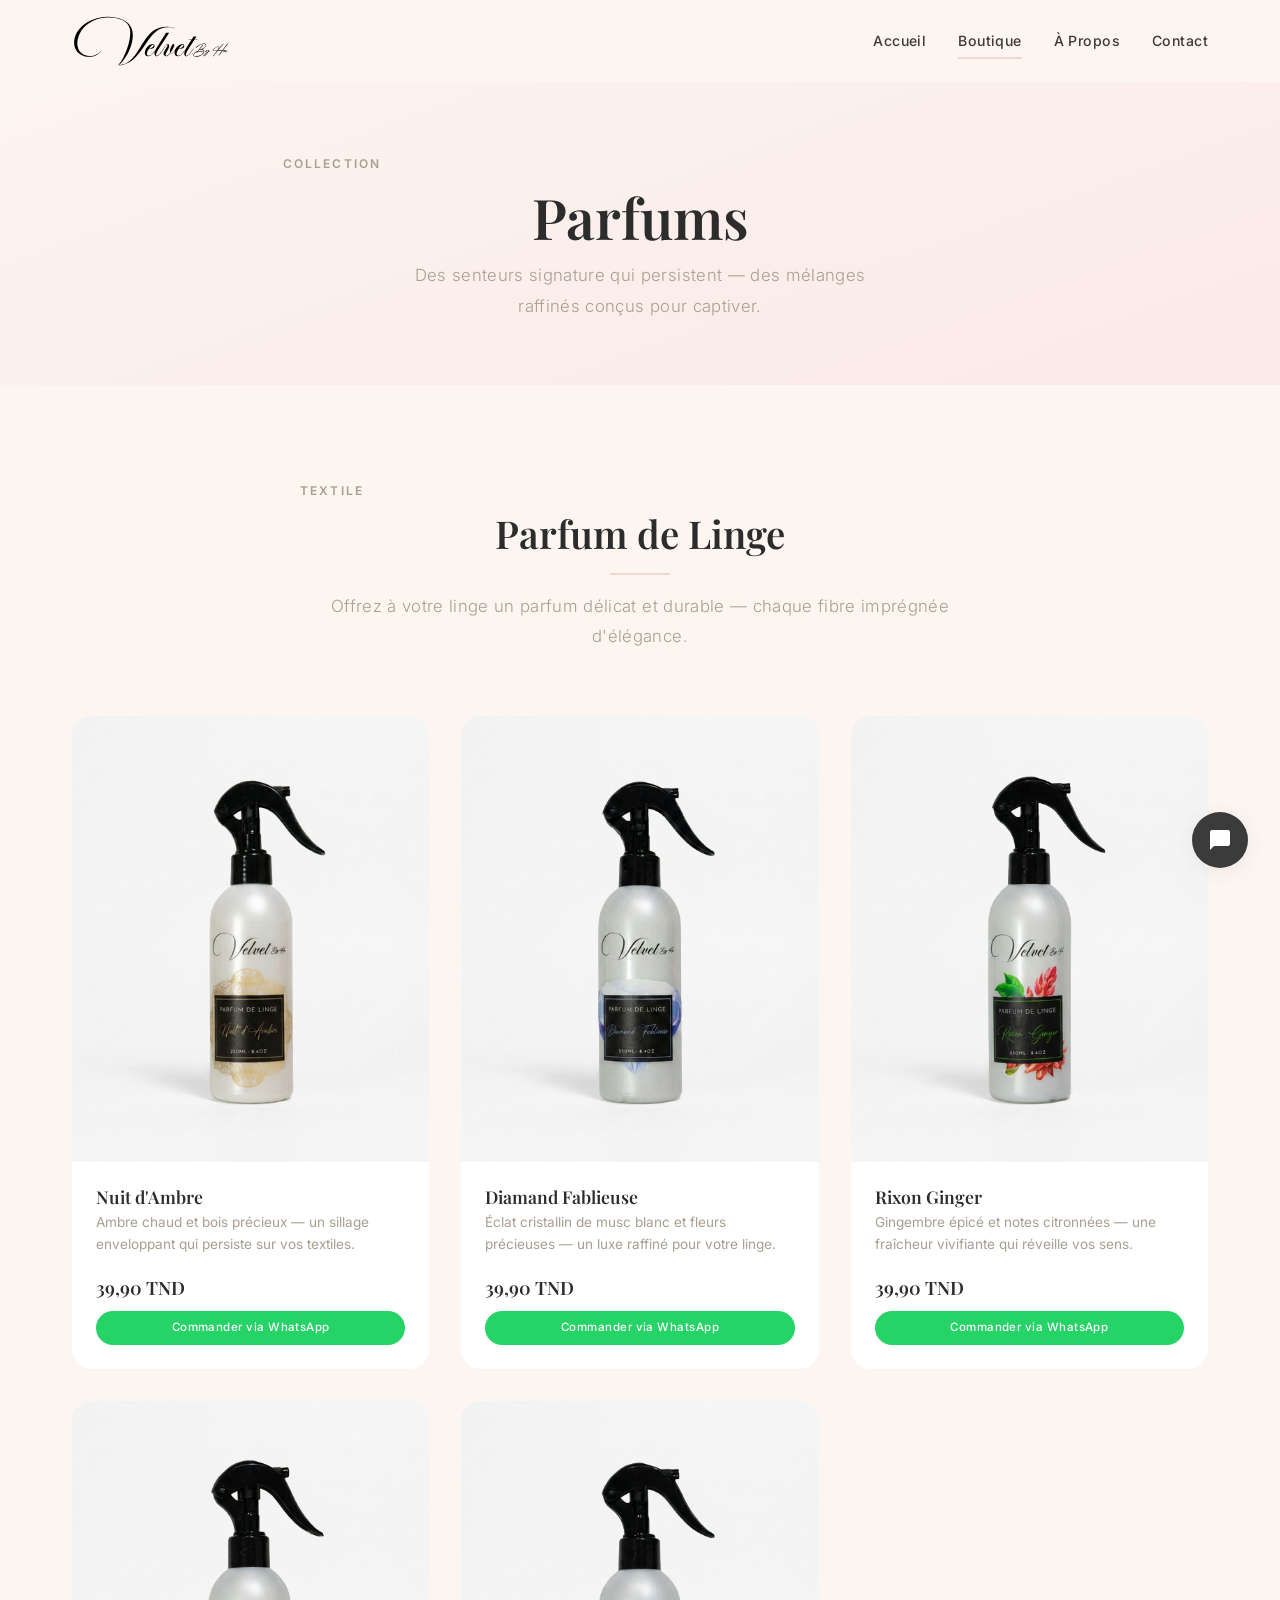
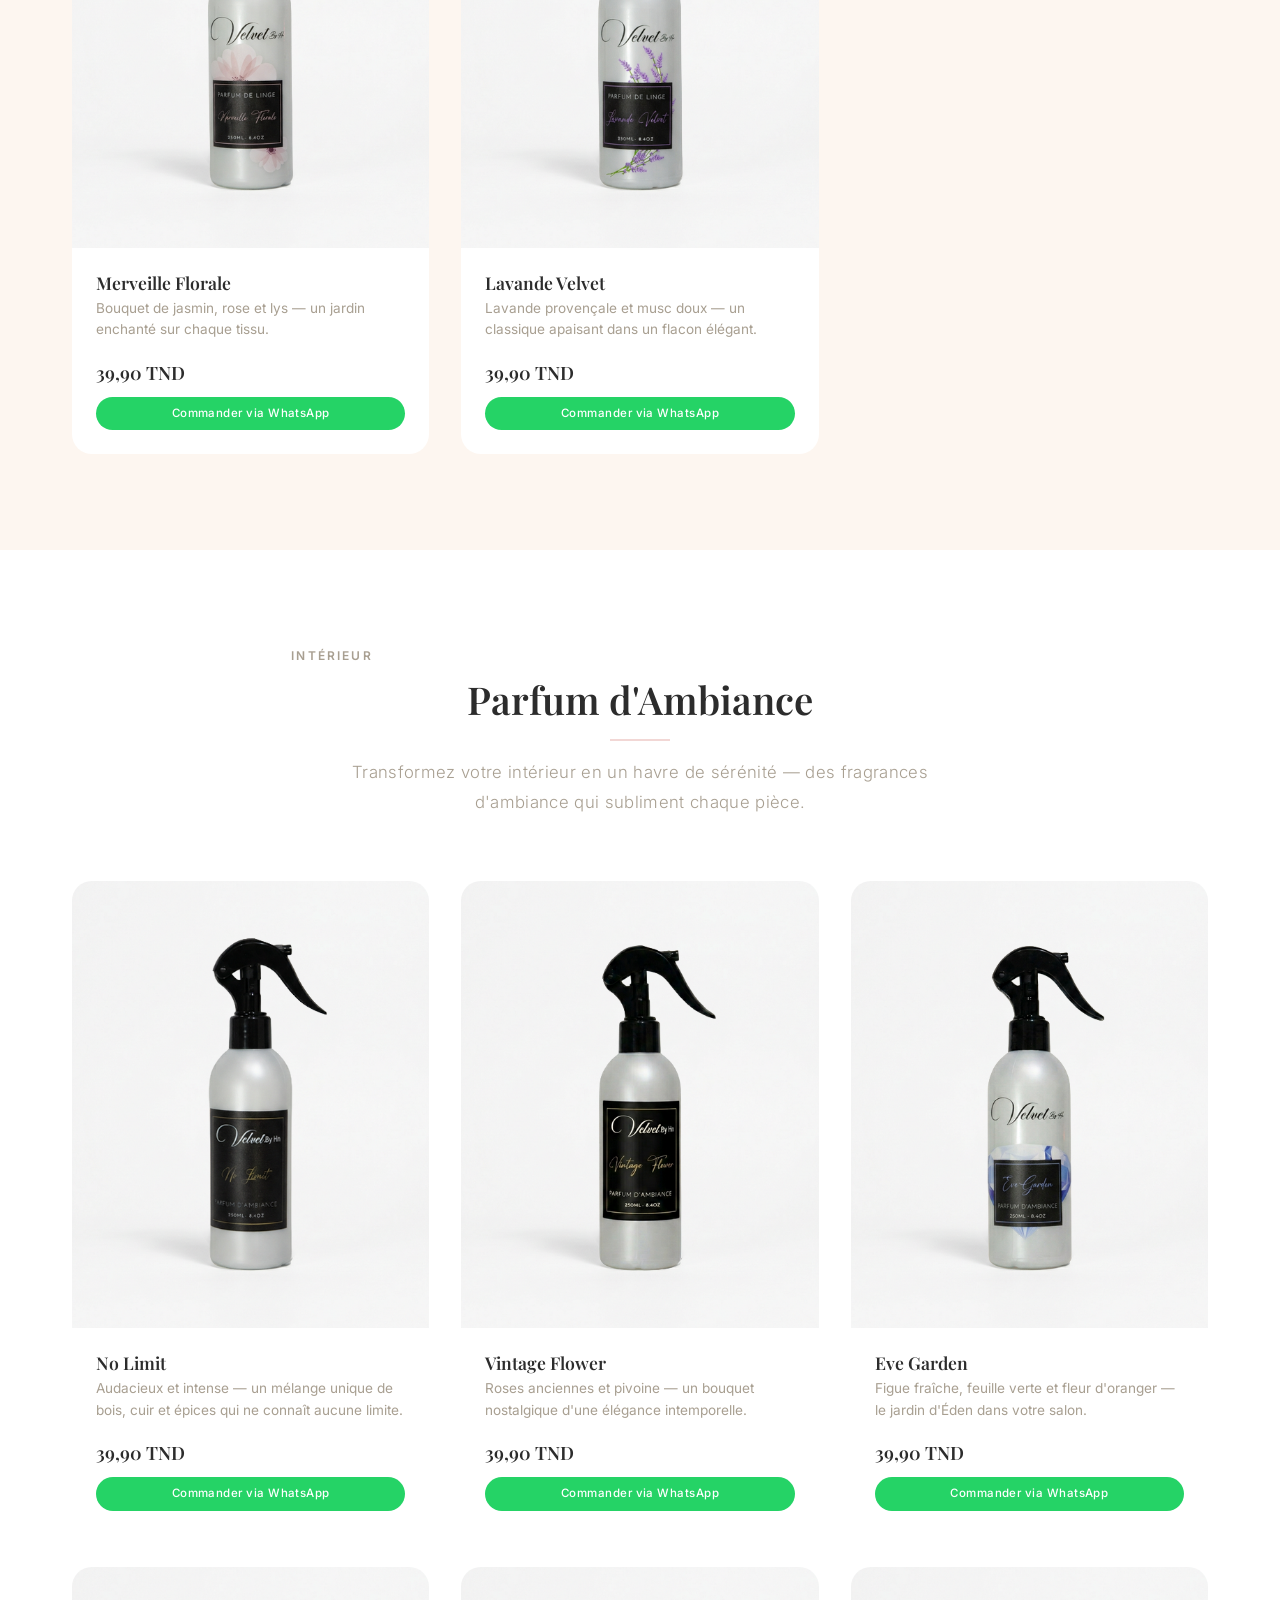
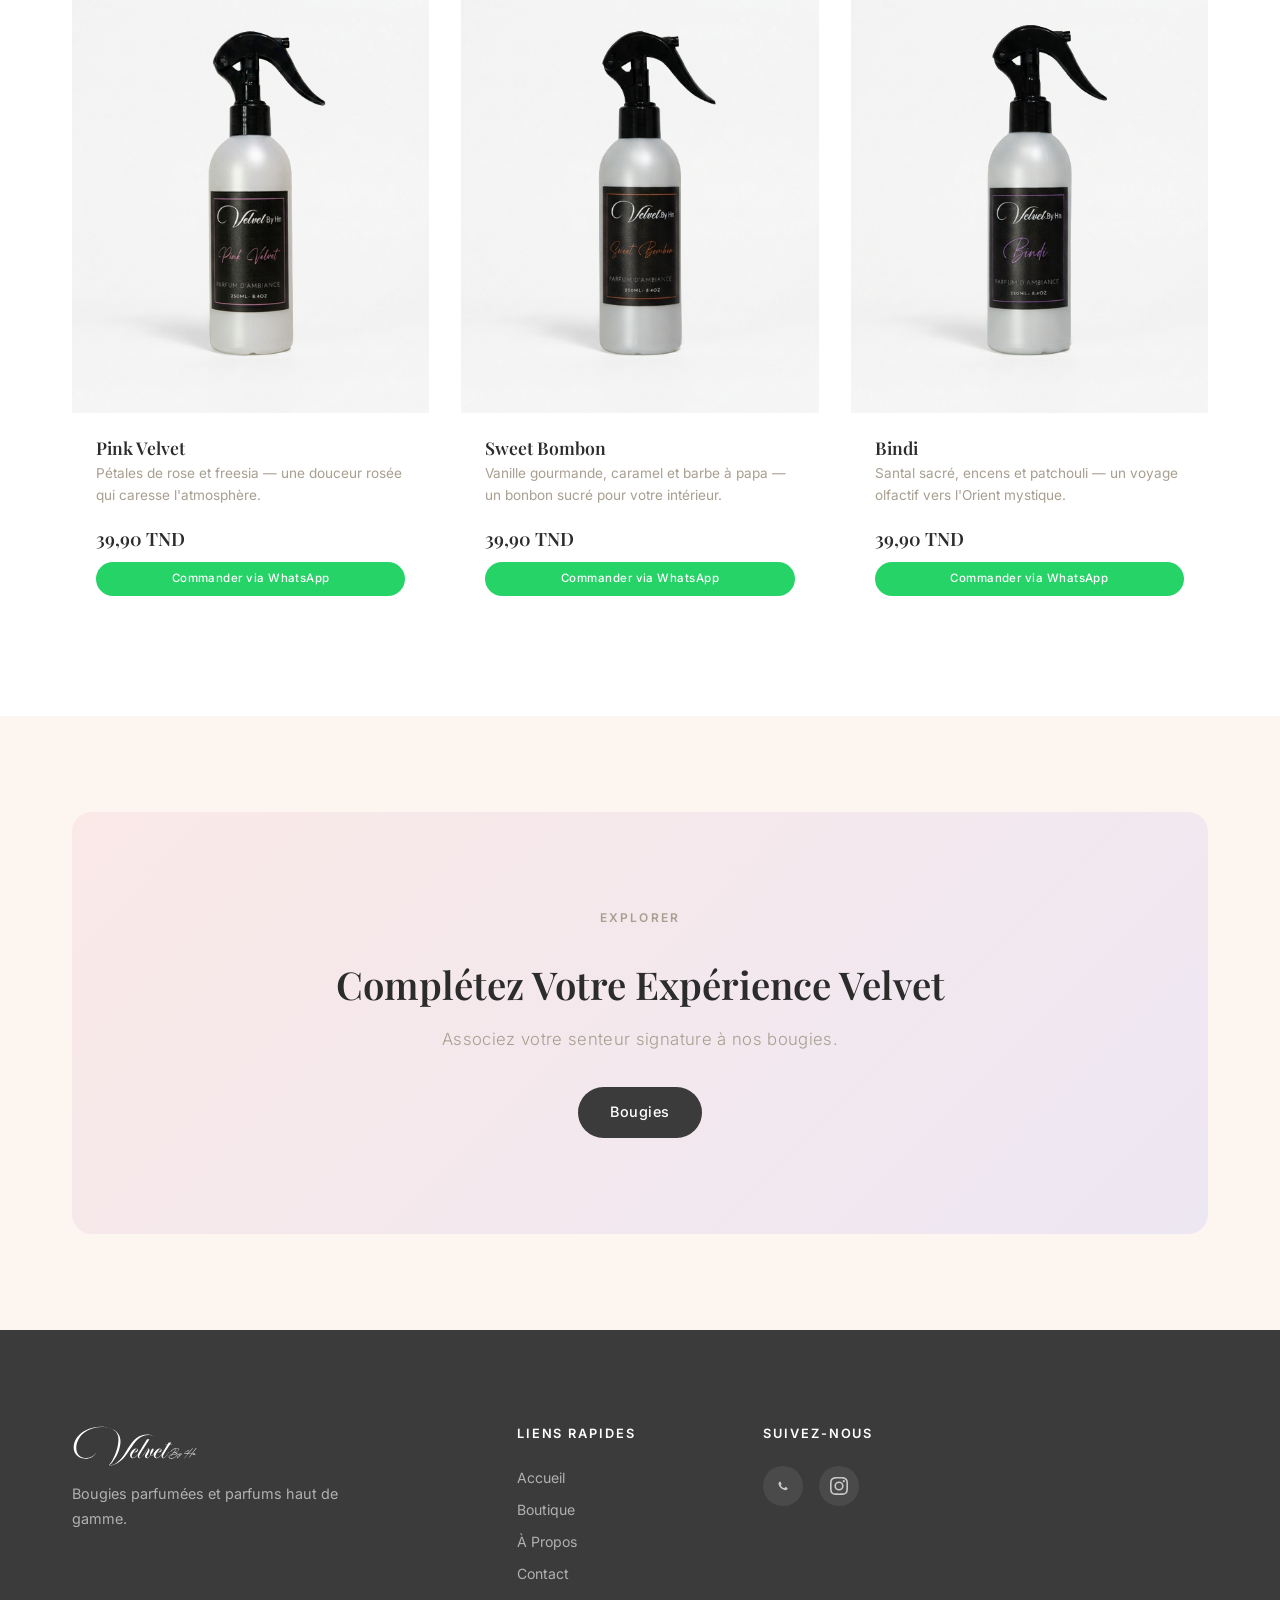
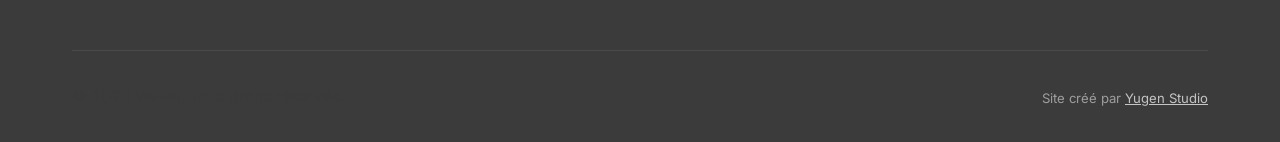
<file: pages/perfumes.html>
﻿<!DOCTYPE html>
<html lang="fr">

<head>
    <meta charset="UTF-8">
    <meta name="viewport" content="width=device-width, initial-scale=1.0">
    <meta name="description"
        content="Découvrez Velvet : Bougies parfumées, parfums d'ambiance, parfums de linge et cadeaux de luxe en Tunisie. Discover Velvet: Luxury candles, perfumes, and gifts in Tunisia. ڤيلڤيت: شموع معطرة وعطور فاخرة وهدايا في تونس.">
    <meta name="keywords"
        content="bougies parfumées, Tunisie, Tunis, cadeaux, gift, cadeaux tunisie, parfums, parfums d'ambiance, parfum de linge, air freshener, luxury candles, scented candles tunisia, عطور, شموع عطرية, هدايا تونس">
    <link rel="icon" type="image/svg+xml" href="../assets/images/favicon.svg">
    <title>Parfums — Velvet</title>
    <link rel="stylesheet" href="../css/base.css">
    <link rel="stylesheet" href="../css/components.css">
    <link rel="stylesheet" href="../css/pages.css">
    <link rel="stylesheet" href="../css/placeholders.css">
</head>

<body>
    <header class="header" id="header">
        <div class="container header__inner">
            <a href="../index.html" class="header__logo"><img src="../assets/images/logo.svg" alt="Velvet"></a>
            <nav class="header__nav" id="main-nav">
                <a href="../index.html">Accueil</a>
                <a href="shop.html" class="active">Boutique</a>
                <a href="about.html">À Propos</a>
                <a href="contact.html">Contact</a>
            </nav>
            <button class="header__hamburger" id="hamburger"
                aria-label="Ouvrir le menu"><span></span><span></span><span></span></button>
        </div>
    </header>
    <div class="nav-overlay" id="nav-overlay"></div>

    <div class="page-header">
        <div class="container">
            <p class="section-eyebrow fade-in">Collection</p>
            <h1 class="fade-in fade-in-delay-1">Parfums</h1>
            <p class="subtitle fade-in fade-in-delay-2">Des senteurs signature qui persistent — des mélanges raffinés
                conçus pour captiver.</p>
        </div>
    </div>

    <!-- ====== SECTION : PARFUM DE LINGE ====== -->
    <section class="collection-section">
        <div class="container">
            <div class="section-header fade-in">
                <p class="section-eyebrow">Textile</p>
                <h2>Parfum de Linge</h2>
                <hr class="separator">
                <p class="subtitle" style="margin:var(--space-md) auto 0;">Offrez à votre linge un parfum délicat et
                    durable — chaque fibre imprégnée d'élégance.</p>
            </div>
            <div class="grid grid--3">
                <div class="product-card fade-in">
                    <div class="product-card__image">
                        <img src="../assets/images/products/parfum-linge-nuit-dambre.png" alt="Nuit d'Ambre">
                    </div>
                    <div class="product-card__body">
                        <h4 class="product-card__name">Nuit d'Ambre</h4>
                        <p class="product-card__desc">Ambre chaud et bois précieux — un sillage enveloppant qui persiste
                            sur vos textiles.</p>
                        <div class="product-card__footer">
                            <span class="product-card__price">39,90 TND</span>
                            <a href="https://wa.me/21622625611?text=Bonjour!%20Je%20souhaite%20commander%20le%20parfum%20de%20linge%20Nuit%20d'Ambre"
                                target="_blank" class="btn btn--whatsapp btn--sm product-card__cta">Commander via
                                WhatsApp</a>
                        </div>
                    </div>
                </div>
                <div class="product-card fade-in fade-in-delay-1">
                    <div class="product-card__image">
                        <img src="../assets/images/products/parfum-linge-diamand-fablieuse.png" alt="Diamand Fablieuse">
                    </div>
                    <div class="product-card__body">
                        <h4 class="product-card__name">Diamand Fablieuse</h4>
                        <p class="product-card__desc">Éclat cristallin de musc blanc et fleurs précieuses — un luxe
                            raffiné pour votre linge.</p>
                        <div class="product-card__footer">
                            <span class="product-card__price">39,90 TND</span>
                            <a href="https://wa.me/21622625611?text=Bonjour!%20Je%20souhaite%20commander%20le%20parfum%20de%20linge%20Diamand%20Fablieuse"
                                target="_blank" class="btn btn--whatsapp btn--sm product-card__cta">Commander via
                                WhatsApp</a>
                        </div>
                    </div>
                </div>
                <div class="product-card fade-in fade-in-delay-2">
                    <div class="product-card__image">
                        <img src="../assets/images/products/parfum-linge-rixon-ginger.png" alt="Rixon Ginger">
                    </div>
                    <div class="product-card__body">
                        <h4 class="product-card__name">Rixon Ginger</h4>
                        <p class="product-card__desc">Gingembre épicé et notes citronnées — une fraîcheur vivifiante qui
                            réveille vos sens.</p>
                        <div class="product-card__footer">
                            <span class="product-card__price">39,90 TND</span>
                            <a href="https://wa.me/21622625611?text=Bonjour!%20Je%20souhaite%20commander%20le%20parfum%20de%20linge%20Rixon%20Ginger"
                                target="_blank" class="btn btn--whatsapp btn--sm product-card__cta">Commander via
                                WhatsApp</a>
                        </div>
                    </div>
                </div>
                <div class="product-card fade-in">
                    <div class="product-card__image">
                        <img src="../assets/images/products/parfum-linge-merveille-florale.png" alt="Merveille Florale">
                    </div>
                    <div class="product-card__body">
                        <h4 class="product-card__name">Merveille Florale</h4>
                        <p class="product-card__desc">Bouquet de jasmin, rose et lys — un jardin enchanté sur chaque
                            tissu.</p>
                        <div class="product-card__footer">
                            <span class="product-card__price">39,90 TND</span>
                            <a href="https://wa.me/21622625611?text=Bonjour!%20Je%20souhaite%20commander%20le%20parfum%20de%20linge%20Merveille%20Florale"
                                target="_blank" class="btn btn--whatsapp btn--sm product-card__cta">Commander via
                                WhatsApp</a>
                        </div>
                    </div>
                </div>
                <div class="product-card fade-in fade-in-delay-1">
                    <div class="product-card__image">
                        <img src="../assets/images/products/parfum-linge-lavande-velvet.png" alt="Lavande Velvet">
                    </div>
                    <div class="product-card__body">
                        <h4 class="product-card__name">Lavande Velvet</h4>
                        <p class="product-card__desc">Lavande provençale et musc doux — un classique apaisant dans un
                            flacon élégant.</p>
                        <div class="product-card__footer">
                            <span class="product-card__price">39,90 TND</span>
                            <a href="https://wa.me/21622625611?text=Bonjour!%20Je%20souhaite%20commander%20le%20parfum%20de%20linge%20Lavande%20Velvet"
                                target="_blank" class="btn btn--whatsapp btn--sm product-card__cta">Commander via
                                WhatsApp</a>
                        </div>
                    </div>
                </div>
            </div>
        </div>
    </section>

    <!-- ====== SECTION : PARFUM D'AMBIANCE ====== -->
    <section class="collection-section" style="background:var(--color-white);">
        <div class="container">
            <div class="section-header fade-in">
                <p class="section-eyebrow">Intérieur</p>
                <h2>Parfum d'Ambiance</h2>
                <hr class="separator">
                <p class="subtitle" style="margin:var(--space-md) auto 0;">Transformez votre intérieur en un havre de
                    sérénité — des fragrances d'ambiance qui subliment chaque pièce.</p>
            </div>
            <div class="grid grid--3">
                <div class="product-card fade-in">
                    <div class="product-card__image">
                        <img src="../assets/images/products/parfum-ambiance-no-limit.png" alt="No Limit">
                    </div>
                    <div class="product-card__body">
                        <h4 class="product-card__name">No Limit</h4>
                        <p class="product-card__desc">Audacieux et intense — un mélange unique de bois, cuir et épices
                            qui ne connaît aucune limite.</p>
                        <div class="product-card__footer">
                            <span class="product-card__price">39,90 TND</span>
                            <a href="https://wa.me/21622625611?text=Bonjour!%20Je%20souhaite%20commander%20le%20parfum%20d'ambiance%20No%20Limit"
                                target="_blank" class="btn btn--whatsapp btn--sm product-card__cta">Commander via
                                WhatsApp</a>
                        </div>
                    </div>
                </div>
                <div class="product-card fade-in fade-in-delay-1">
                    <div class="product-card__image">
                        <img src="../assets/images/products/parfum-ambiance-vintage-flower.png" alt="Vintage Flower">
                    </div>
                    <div class="product-card__body">
                        <h4 class="product-card__name">Vintage Flower</h4>
                        <p class="product-card__desc">Roses anciennes et pivoine — un bouquet nostalgique d'une élégance
                            intemporelle.</p>
                        <div class="product-card__footer">
                            <span class="product-card__price">39,90 TND</span>
                            <a href="https://wa.me/21622625611?text=Bonjour!%20Je%20souhaite%20commander%20le%20parfum%20d'ambiance%20Vintage%20Flower"
                                target="_blank" class="btn btn--whatsapp btn--sm product-card__cta">Commander via
                                WhatsApp</a>
                        </div>
                    </div>
                </div>
                <div class="product-card fade-in fade-in-delay-2">
                    <div class="product-card__image">
                        <img src="../assets/images/products/parfum-ambiance-eve-garden.png" alt="Eve Garden">
                    </div>
                    <div class="product-card__body">
                        <h4 class="product-card__name">Eve Garden</h4>
                        <p class="product-card__desc">Figue fraîche, feuille verte et fleur d'oranger — le jardin d'Éden
                            dans votre salon.</p>
                        <div class="product-card__footer">
                            <span class="product-card__price">39,90 TND</span>
                            <a href="https://wa.me/21622625611?text=Bonjour!%20Je%20souhaite%20commander%20le%20parfum%20d'ambiance%20Eve%20Garden"
                                target="_blank" class="btn btn--whatsapp btn--sm product-card__cta">Commander via
                                WhatsApp</a>
                        </div>
                    </div>
                </div>
                <div class="product-card fade-in">
                    <div class="product-card__image">
                        <img src="../assets/images/products/parfum-ambiance-pink-velvet.png" alt="Pink Velvet">
                    </div>
                    <div class="product-card__body">
                        <h4 class="product-card__name">Pink Velvet</h4>
                        <p class="product-card__desc">Pétales de rose et freesia — une douceur rosée qui caresse
                            l'atmosphère.</p>
                        <div class="product-card__footer">
                            <span class="product-card__price">39,90 TND</span>
                            <a href="https://wa.me/21622625611?text=Bonjour!%20Je%20souhaite%20commander%20le%20parfum%20d'ambiance%20Pink%20Velvet"
                                target="_blank" class="btn btn--whatsapp btn--sm product-card__cta">Commander via
                                WhatsApp</a>
                        </div>
                    </div>
                </div>
                <div class="product-card fade-in fade-in-delay-1">
                    <div class="product-card__image">
                        <img src="../assets/images/products/parfum-ambiance-sweet-bombon.png" alt="Sweet Bombon">
                    </div>
                    <div class="product-card__body">
                        <h4 class="product-card__name">Sweet Bombon</h4>
                        <p class="product-card__desc">Vanille gourmande, caramel et barbe à papa — un bonbon sucré pour
                            votre intérieur.</p>
                        <div class="product-card__footer">
                            <span class="product-card__price">39,90 TND</span>
                            <a href="https://wa.me/21622625611?text=Bonjour!%20Je%20souhaite%20commander%20le%20parfum%20d'ambiance%20Sweet%20Bombon"
                                target="_blank" class="btn btn--whatsapp btn--sm product-card__cta">Commander via
                                WhatsApp</a>
                        </div>
                    </div>
                </div>
                <div class="product-card fade-in fade-in-delay-2">
                    <div class="product-card__image">
                        <img src="../assets/images/products/parfum-ambiance-bindi.png" alt="Bindi">
                    </div>
                    <div class="product-card__body">
                        <h4 class="product-card__name">Bindi</h4>
                        <p class="product-card__desc">Santal sacré, encens et patchouli — un voyage olfactif vers
                            l'Orient mystique.</p>
                        <div class="product-card__footer">
                            <span class="product-card__price">39,90 TND</span>
                            <a href="https://wa.me/21622625611?text=Bonjour!%20Je%20souhaite%20commander%20le%20parfum%20d'ambiance%20Bindi"
                                target="_blank" class="btn btn--whatsapp btn--sm product-card__cta">Commander via
                                WhatsApp</a>
                        </div>
                    </div>
                </div>
            </div>
        </div>
    </section>

    <!-- CTA -->
    <section>
        <div class="container">
            <div class="cta-section fade-in">
                <p class="section-eyebrow">Explorer</p>
                <h2>Complétez Votre Expérience Velvet</h2>
                <p class="subtitle">Associez votre senteur signature à nos bougies.</p>
                <div class="cta-section__buttons">
                    <a href="candles.html" class="btn btn--primary">Bougies</a>
                </div>
            </div>
        </div>
    </section>

    <footer class="footer">
        <div class="container">
            <div class="footer__grid">
                <div class="footer__col">
                    <h3 class="footer__brand-name"><img src="../assets/images/logo.svg" alt="Velvet"></h3>
                    <p class="footer__brand-desc">Bougies parfumées et parfums haut de gamme.</p>
                </div>
                <div class="footer__col">
                    <h4 class="footer__heading">Liens Rapides</h4>
                    <div class="footer__links"><a href="../index.html">Accueil</a><a href="shop.html">Boutique</a><a
                            href="about.html">À Propos</a><a href="contact.html">Contact</a></div>
                </div>

                <div class="footer__col">
                    <h4 class="footer__heading">Suivez-nous</h4>
                    <div class="footer__social"><a href="https://wa.me/21622625611" target="_blank"
                            aria-label="WhatsApp"><svg viewBox="0 0 24 24">
                                <path
                                    d="M17.472 14.382c-.297-.149-1.758-.867-2.03-.967-.273-.099-.471-.148-.67.15-.197.297-.767.966-.94 1.164-.173.199-.347.223-.644.075-.297-.15-1.255-.463-2.39-1.475-.883-.788-1.48-1.761-1.653-2.059-.173-.297-.018-.458.13-.606.134-.133.298-.347.446-.52.149-.174.198-.298.298-.497.099-.198.05-.371-.025-.52-.075-.149-.669-1.612-.916-2.207-.242-.579-.487-.5-.669-.51l-.57-.01c-.198 0-.52.074-.792.372s-1.04 1.016-1.04 2.479c0 1.462 1.065 2.875 1.213 3.074.149.198 2.096 3.2 5.077 4.487.709.306 1.262.489 1.694.625.712.227 1.36.195 1.871.118.571-.085 1.758-.719 2.006-1.413.248-.694.248-1.289.173-1.413-.074-.124-.272-.198-.57-.347z" />
                            </svg></a><a href="https://www.instagram.com/velvetlight2026" target="_blank"
                            aria-label="Instagram"><svg viewBox="0 0 24 24">
                                <path
                                    d="M12 2.163c3.204 0 3.584.012 4.85.07 3.252.148 4.771 1.691 4.919 4.919.058 1.265.069 1.645.069 4.849 0 3.205-.012 3.584-.069 4.849-.149 3.225-1.664 4.771-4.919 4.919-1.266.058-1.644.07-4.85.07-3.204 0-3.584-.012-4.849-.07-3.26-.149-4.771-1.699-4.919-4.92-.058-1.265-.07-1.644-.07-4.849 0-3.204.013-3.583.07-4.849.149-3.227 1.664-4.771 4.919-4.919 1.266-.057 1.645-.069 4.849-.069zM12 0C8.741 0 8.333.014 7.053.072 2.695.272.273 2.69.073 7.052.014 8.333 0 8.741 0 12c0 3.259.014 3.668.072 4.948.2 4.358 2.618 6.78 6.98 6.98C8.333 23.986 8.741 24 12 24c3.259 0 3.668-.014 4.948-.072 4.354-.2 6.782-2.618 6.979-6.98.059-1.28.073-1.689.073-4.948 0-3.259-.014-3.667-.072-4.947-.196-4.354-2.617-6.78-6.979-6.98C15.668.014 15.259 0 12 0zm0 5.838a6.162 6.162 0 100 12.324 6.162 6.162 0 000-12.324zM12 16a4 4 0 110-8 4 4 0 010 8zm6.406-11.845a1.44 1.44 0 100 2.881 1.44 1.44 0 000-2.881z" />
                            </svg></a></div>
                </div>
            </div>
            <div class="footer__bottom">
                <p>&copy; 2026 Velvet. Tous droits réservés.</p>
                <p style="font-size:0.82rem;color:rgba(255,255,255,0.5);margin-top:var(--space-xs);">Site créé par <a
                        href="https://yugen-studio.com/" target="_blank"
                        style="color:rgba(255,255,255,0.7);text-decoration:underline;">Yugen Studio</a></p>

            </div>
        </div>
    </footer>

    <div class="social-float">
        <div class="social-float__items" id="social-items"><a href="https://wa.me/21622625611" target="_blank"
                class="social-float__item social-float__item--whatsapp" aria-label="WhatsApp"><svg viewBox="0 0 24 24">
                    <path
                        d="M17.472 14.382c-.297-.149-1.758-.867-2.03-.967-.273-.099-.471-.148-.67.15-.197.297-.767.966-.94 1.164-.173.199-.347.223-.644.075-.297-.15-1.255-.463-2.39-1.475-.883-.788-1.48-1.761-1.653-2.059-.173-.297-.018-.458.13-.606.134-.133.298-.347.446-.52.149-.174.198-.298.298-.497.099-.198.05-.371-.025-.52-.075-.149-.669-1.612-.916-2.207-.242-.579-.487-.5-.669-.51l-.57-.01c-.198 0-.52.074-.792.372s-1.04 1.016-1.04 2.479c0 1.462 1.065 2.875 1.213 3.074.149.198 2.096 3.2 5.077 4.487.709.306 1.262.489 1.694.625.712.227 1.36.195 1.871.118.571-.085 1.758-.719 2.006-1.413.248-.694.248-1.289.173-1.413-.074-.124-.272-.198-.57-.347z" />
                </svg></a><a href="https://ig.me/m/velvetlight2026" target="_blank"
                class="social-float__item social-float__item--instagram" aria-label="Instagram"><svg
                    viewBox="0 0 24 24">
                    <path
                        d="M12 2.163c3.204 0 3.584.012 4.85.07 3.252.148 4.771 1.691 4.919 4.919.058 1.265.069 1.645.069 4.849 0 3.205-.012 3.584-.069 4.849-.149 3.225-1.664 4.771-4.919 4.919-1.266.058-1.644.07-4.85.07-3.204 0-3.584-.012-4.849-.07-3.26-.149-4.771-1.699-4.919-4.92-.058-1.265-.07-1.644-.07-4.849 0-3.204.013-3.583.07-4.849.149-3.227 1.664-4.771 4.919-4.919 1.266-.057 1.645-.069 4.849-.069zM12 0C8.741 0 8.333.014 7.053.072 2.695.272.273 2.69.073 7.052.014 8.333 0 8.741 0 12c0 3.259.014 3.668.072 4.948.2 4.358 2.618 6.78 6.98 6.98C8.333 23.986 8.741 24 12 24c3.259 0 3.668-.014 4.948-.072 4.354-.2 6.782-2.618 6.979-6.98.059-1.28.073-1.689.073-4.948 0-3.259-.014-3.667-.072-4.947-.196-4.354-2.617-6.78-6.979-6.98C15.668.014 15.259 0 12 0zm0 5.838a6.162 6.162 0 100 12.324 6.162 6.162 0 000-12.324zM12 16a4 4 0 110-8 4 4 0 010 8zm6.406-11.845a1.44 1.44 0 100 2.881 1.44 1.44 0 000-2.881z" />
                </svg></a><a href="https://m.me/61587530817712" target="_blank"
                class="social-float__item social-float__item--messenger" aria-label="Messenger"><svg
                    viewBox="0 0 24 24">
                    <path
                        d="M12 0C5.373 0 0 4.974 0 11.111c0 3.498 1.744 6.614 4.469 8.654V24l4.088-2.242c1.092.3 2.246.464 3.443.464 6.627 0 12-4.975 12-11.111S18.627 0 12 0zm1.191 14.963l-3.055-3.26-5.963 3.26L10.732 8.2l3.131 3.259L19.752 8.2l-6.561 6.763z" />
                </svg></a></div><button class="social-float__toggle" id="social-toggle" aria-label="Nous contacter"><svg
                viewBox="0 0 24 24">
                <path d="M20 2H4c-1.1 0-2 .9-2 2v18l4-4h14c1.1 0 2-.9 2-2V4c0-1.1-.9-2-2-2z" />
            </svg></button>
    </div>
    <script src="../js/main.js"></script>
    <script src="../js/social-popup.js"></script>
</body>

</html>
</file>
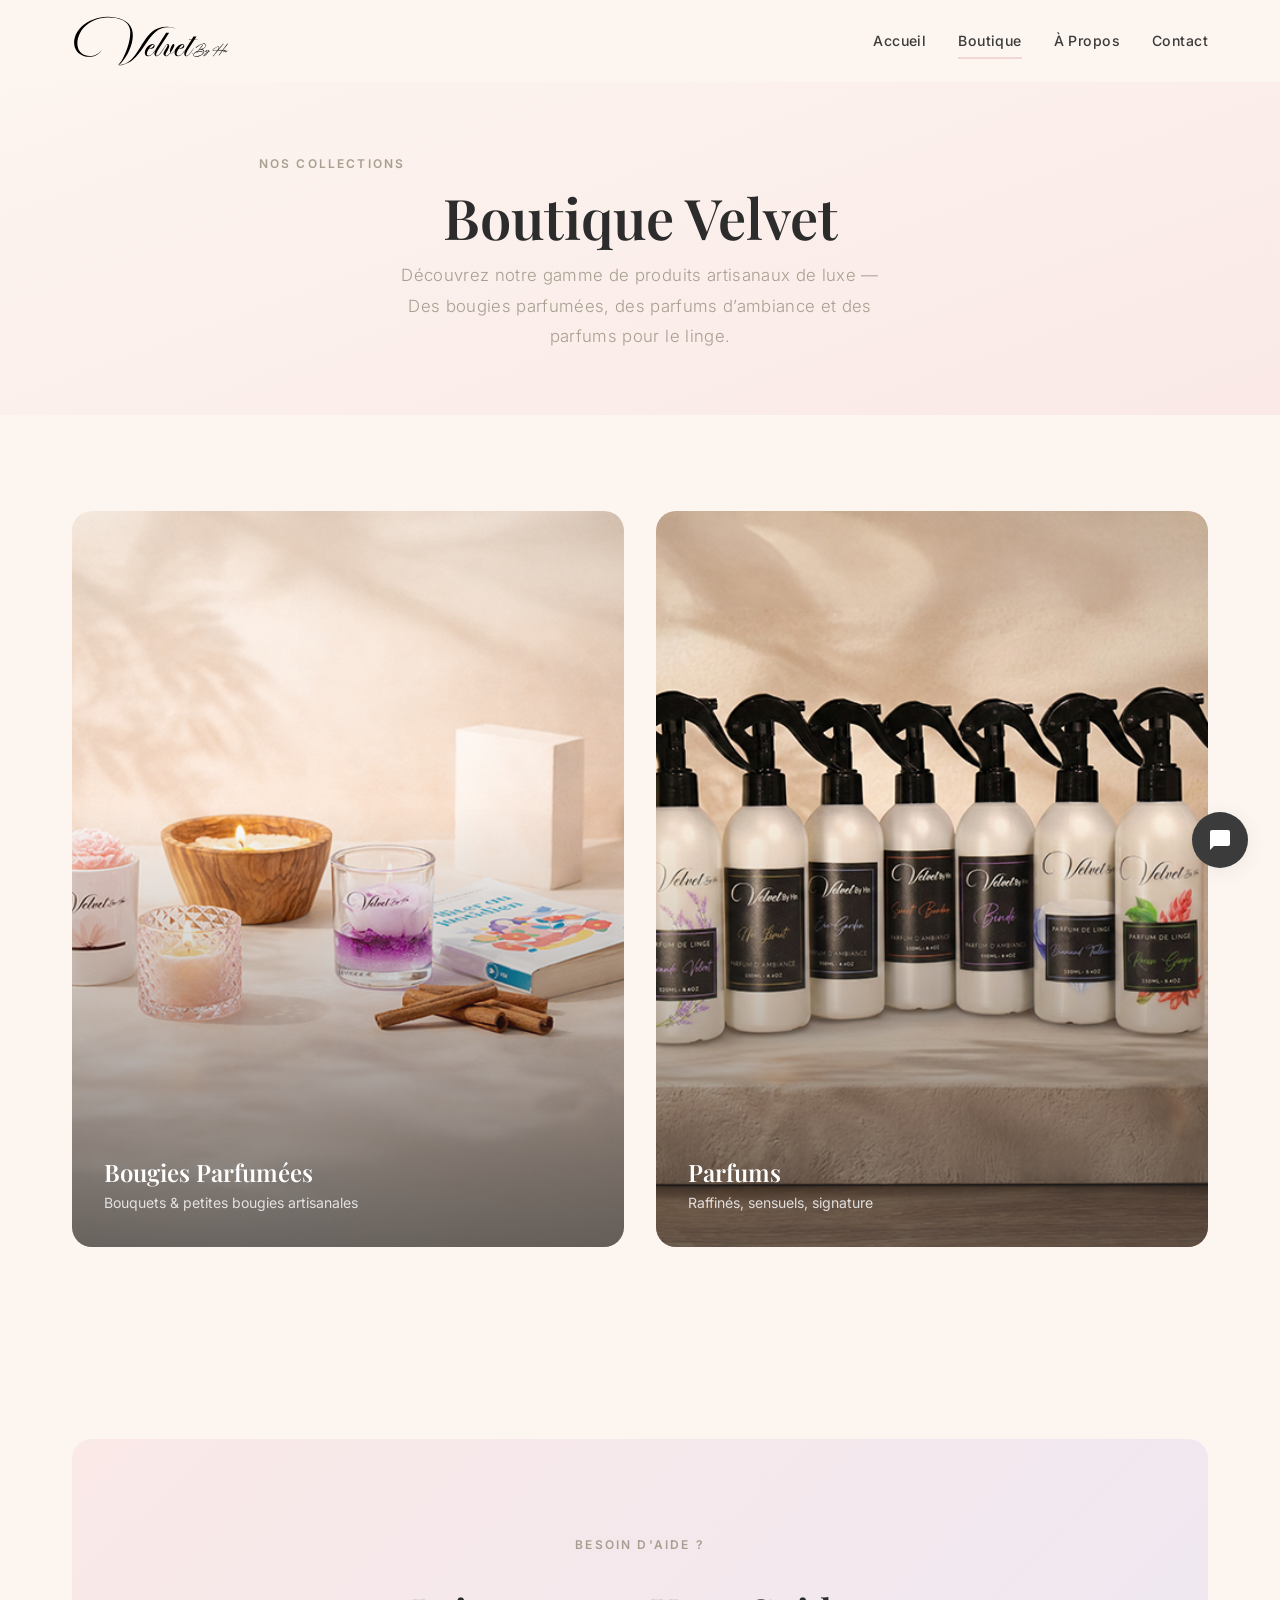
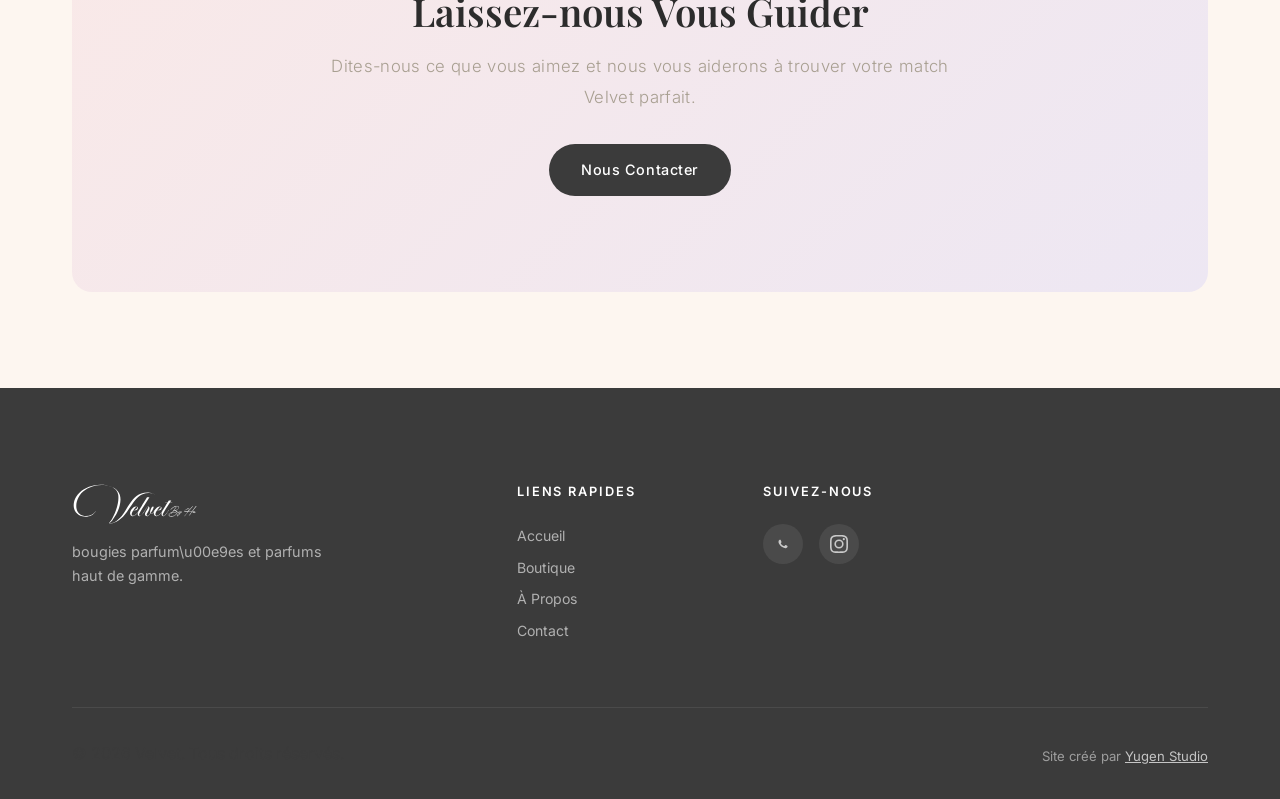
<file: pages/shop.html>
﻿<!DOCTYPE html>
<html lang="fr">

<head>
    <meta charset="UTF-8">
    <meta name="viewport" content="width=device-width, initial-scale=1.0">
    <meta name="description"
        content="Découvrez Velvet : Bougies parfumées, parfums d'ambiance, parfums de linge et cadeaux de luxe en Tunisie. Discover Velvet: Luxury candles, perfumes, and gifts in Tunisia. ڤيلڤيت: شموع معطرة وعطور فاخرة وهدايا في تونس.">
    <meta name="keywords"
        content="bougies parfumées, Tunisie, Tunis, cadeaux, gift, cadeaux tunisie, parfums, parfums d'ambiance, parfum de linge, air freshener, luxury candles, scented candles tunisia, عطور, شموع عطرية, هدايا تونس">
    <link rel="icon" type="image/svg+xml" href="../assets/images/favicon.svg">
    <title>Boutique — Velvet</title>
    <link rel="stylesheet" href="../css/base.css">
    <link rel="stylesheet" href="../css/components.css">
    <link rel="stylesheet" href="../css/pages.css">
    <link rel="stylesheet" href="../css/placeholders.css">
</head>

<body>
    <header class="header" id="header">
        <div class="container header__inner">
            <a href="../index.html" class="header__logo"><img src="../assets/images/logo.svg" alt="Velvet"></a>
            <nav class="header__nav" id="main-nav">
                <a href="../index.html">Accueil</a>
                <a href="shop.html" class="active">Boutique</a>
                <a href="about.html">À Propos</a>
                <a href="contact.html">Contact</a>
            </nav>
            <button class="header__hamburger" id="hamburger"
                aria-label="Ouvrir le menu"><span></span><span></span><span></span></button>
        </div>
    </header>
    <div class="nav-overlay" id="nav-overlay"></div>

    <div class="page-header">
        <div class="container">
            <p class="section-eyebrow fade-in">Nos Collections</p>
            <h1 class="fade-in fade-in-delay-1">Boutique Velvet</h1>
            <p class="subtitle fade-in fade-in-delay-2">Découvrez notre gamme de produits artisanaux de luxe — Des
                bougies parfumées, des parfums d’ambiance et des parfums pour le linge.</p>
        </div>
    </div>

    <section class="shop-categories">
        <div class="container">
            <div class="grid grid--2">
                <a href="candles.html" class="category-card fade-in fade-in-delay-1">
                    <img src="../assets/images/candles.png" alt="Bougies Parfumées" class="category-card__image"
                        style="width:100%;height:100%;object-fit:cover;display:block;">
                    <div class="category-card__overlay">
                        <h3 class="category-card__title">Bougies Parfumées</h3>
                        <p class="category-card__subtitle">Bouquets & petites bougies artisanales</p>
                    </div>
                </a>
                <a href="perfumes.html" class="category-card fade-in fade-in-delay-2">
                    <img src="../assets/images/bottles.png" alt="Parfums" class="category-card__image"
                        style="width:100%;height:100%;object-fit:cover;display:block;">
                    <div class="category-card__overlay">
                        <h3 class="category-card__title">Parfums</h3>
                        <p class="category-card__subtitle">Raffinés, sensuels, signature</p>
                    </div>
                </a>
            </div>
        </div>
    </section>

    <section>
        <div class="container">
            <div class="cta-section fade-in">
                <p class="section-eyebrow">Besoin d'aide ?</p>
                <h2>Laissez-nous Vous Guider</h2>
                <p class="subtitle">Dites-nous ce que vous aimez et nous vous aiderons à trouver votre match Velvet
                    parfait.</p>
                <div class="cta-section__buttons"><a href="contact.html" class="btn btn--primary">Nous Contacter</a>
                </div>
            </div>
        </div>
    </section>

    <footer class="footer">
        <div class="container">
            <div class="footer__grid">
                <div class="footer__col">
                    <h3 class="footer__brand-name"><img src="../assets/images/logo.svg" alt="Velvet"></h3>
                    <p class="footer__brand-desc">bougies parfum\u00e9es et parfums haut de gamme.</p>
                </div>
                <div class="footer__col">
                    <h4 class="footer__heading">Liens Rapides</h4>
                    <div class="footer__links"><a href="../index.html">Accueil</a><a href="shop.html">Boutique</a><a
                            href="about.html">À Propos</a><a href="contact.html">Contact</a></div>
                </div>

                <div class="footer__col">
                    <h4 class="footer__heading">Suivez-nous</h4>
                    <div class="footer__social"><a href="https://wa.me/21622625611" target="_blank"
                            aria-label="WhatsApp"><svg viewBox="0 0 24 24">
                                <path
                                    d="M17.472 14.382c-.297-.149-1.758-.867-2.03-.967-.273-.099-.471-.148-.67.15-.197.297-.767.966-.94 1.164-.173.199-.347.223-.644.075-.297-.15-1.255-.463-2.39-1.475-.883-.788-1.48-1.761-1.653-2.059-.173-.297-.018-.458.13-.606.134-.133.298-.347.446-.52.149-.174.198-.298.298-.497.099-.198.05-.371-.025-.52-.075-.149-.669-1.612-.916-2.207-.242-.579-.487-.5-.669-.51l-.57-.01c-.198 0-.52.074-.792.372s-1.04 1.016-1.04 2.479c0 1.462 1.065 2.875 1.213 3.074.149.198 2.096 3.2 5.077 4.487.709.306 1.262.489 1.694.625.712.227 1.36.195 1.871.118.571-.085 1.758-.719 2.006-1.413.248-.694.248-1.289.173-1.413-.074-.124-.272-.198-.57-.347z" />
                            </svg></a><a href="https://www.instagram.com/velvetlight2026" target="_blank"
                            aria-label="Instagram"><svg viewBox="0 0 24 24">
                                <path
                                    d="M12 2.163c3.204 0 3.584.012 4.85.07 3.252.148 4.771 1.691 4.919 4.919.058 1.265.069 1.645.069 4.849 0 3.205-.012 3.584-.069 4.849-.149 3.225-1.664 4.771-4.919 4.919-1.266.058-1.644.07-4.85.07-3.204 0-3.584-.012-4.849-.07-3.26-.149-4.771-1.699-4.919-4.92-.058-1.265-.07-1.644-.07-4.849 0-3.204.013-3.583.07-4.849.149-3.227 1.664-4.771 4.919-4.919 1.266-.057 1.645-.069 4.849-.069zM12 0C8.741 0 8.333.014 7.053.072 2.695.272.273 2.69.073 7.052.014 8.333 0 8.741 0 12c0 3.259.014 3.668.072 4.948.2 4.358 2.618 6.78 6.98 6.98C8.333 23.986 8.741 24 12 24c3.259 0 3.668-.014 4.948-.072 4.354-.2 6.782-2.618 6.979-6.98.059-1.28.073-1.689.073-4.948 0-3.259-.014-3.667-.072-4.947-.196-4.354-2.617-6.78-6.979-6.98C15.668.014 15.259 0 12 0zm0 5.838a6.162 6.162 0 100 12.324 6.162 6.162 0 000-12.324zM12 16a4 4 0 110-8 4 4 0 010 8zm6.406-11.845a1.44 1.44 0 100 2.881 1.44 1.44 0 000-2.881z" />
                            </svg></a></div>
                </div>
            </div>
            <div class="footer__bottom">
                <p>&copy; 2026 Velvet. Tous droits réservés.</p>
                <p style="font-size:0.82rem;color:rgba(255,255,255,0.5);margin-top:var(--space-xs);">Site créé par <a
                        href="https://yugen-studio.com/" target="_blank"
                        style="color:rgba(255,255,255,0.7);text-decoration:underline;">Yugen Studio</a></p>

            </div>
        </div>
    </footer>

    <div class="social-float">
        <div class="social-float__items" id="social-items"><a href="https://wa.me/21622625611" target="_blank"
                class="social-float__item social-float__item--whatsapp" aria-label="WhatsApp"><svg viewBox="0 0 24 24">
                    <path
                        d="M17.472 14.382c-.297-.149-1.758-.867-2.03-.967-.273-.099-.471-.148-.67.15-.197.297-.767.966-.94 1.164-.173.199-.347.223-.644.075-.297-.15-1.255-.463-2.39-1.475-.883-.788-1.48-1.761-1.653-2.059-.173-.297-.018-.458.13-.606.134-.133.298-.347.446-.52.149-.174.198-.298.298-.497.099-.198.05-.371-.025-.52-.075-.149-.669-1.612-.916-2.207-.242-.579-.487-.5-.669-.51l-.57-.01c-.198 0-.52.074-.792.372s-1.04 1.016-1.04 2.479c0 1.462 1.065 2.875 1.213 3.074.149.198 2.096 3.2 5.077 4.487.709.306 1.262.489 1.694.625.712.227 1.36.195 1.871.118.571-.085 1.758-.719 2.006-1.413.248-.694.248-1.289.173-1.413-.074-.124-.272-.198-.57-.347z" />
                </svg></a><a href="https://ig.me/m/velvetlight2026" target="_blank"
                class="social-float__item social-float__item--instagram" aria-label="Instagram"><svg
                    viewBox="0 0 24 24">
                    <path
                        d="M12 2.163c3.204 0 3.584.012 4.85.07 3.252.148 4.771 1.691 4.919 4.919.058 1.265.069 1.645.069 4.849 0 3.205-.012 3.584-.069 4.849-.149 3.225-1.664 4.771-4.919 4.919-1.266.058-1.644.07-4.85.07-3.204 0-3.584-.012-4.849-.07-3.26-.149-4.771-1.699-4.919-4.92-.058-1.265-.07-1.644-.07-4.849 0-3.204.013-3.583.07-4.849.149-3.227 1.664-4.771 4.919-4.919 1.266-.057 1.645-.069 4.849-.069zM12 0C8.741 0 8.333.014 7.053.072 2.695.272.273 2.69.073 7.052.014 8.333 0 8.741 0 12c0 3.259.014 3.668.072 4.948.2 4.358 2.618 6.78 6.98 6.98C8.333 23.986 8.741 24 12 24c3.259 0 3.668-.014 4.948-.072 4.354-.2 6.782-2.618 6.979-6.98.059-1.28.073-1.689.073-4.948 0-3.259-.014-3.667-.072-4.947-.196-4.354-2.617-6.78-6.979-6.98C15.668.014 15.259 0 12 0zm0 5.838a6.162 6.162 0 100 12.324 6.162 6.162 0 000-12.324zM12 16a4 4 0 110-8 4 4 0 010 8zm6.406-11.845a1.44 1.44 0 100 2.881 1.44 1.44 0 000-2.881z" />
                </svg></a><a href="https://m.me/61587530817712" target="_blank"
                class="social-float__item social-float__item--messenger" aria-label="Messenger"><svg
                    viewBox="0 0 24 24">
                    <path
                        d="M12 0C5.373 0 0 4.974 0 11.111c0 3.498 1.744 6.614 4.469 8.654V24l4.088-2.242c1.092.3 2.246.464 3.443.464 6.627 0 12-4.975 12-11.111S18.627 0 12 0zm1.191 14.963l-3.055-3.26-5.963 3.26L10.732 8.2l3.131 3.259L19.752 8.2l-6.561 6.763z" />
                </svg></a></div><button class="social-float__toggle" id="social-toggle" aria-label="Nous contacter"><svg
                viewBox="0 0 24 24">
                <path d="M20 2H4c-1.1 0-2 .9-2 2v18l4-4h14c1.1 0 2-.9 2-2V4c0-1.1-.9-2-2-2z" />
            </svg></button>
    </div>
    <script src="../js/main.js"></script>
    <script src="../js/social-popup.js"></script>
</body>

</html>
</file>
<file: css/base.css>
/* ============================================
   VELVET — Base Design System
   ============================================ */

/* --- Google Fonts --- */
@import url('https://fonts.googleapis.com/css2?family=Playfair+Display:ital,wght@0,400;0,500;0,600;0,700;1,400;1,500&family=Inter:wght@300;400;500;600&display=swap');

/* --- CSS Custom Properties --- */
:root {
  /* Colors */
  --color-cream:      #FDF6F0;
  --color-blush:      #F2D7D5;
  --color-beige:      #E8D5C4;
  --color-lavender:   #D5C6E0;
  --color-warm-gray:  #A89F91;
  --color-charcoal:   #3B3B3B;
  --color-white:      #FFFFFF;
  --color-dark:       #2C2C2C;
  --color-blush-light:#FAE9E7;
  --color-lavender-light: #EDE7F3;
  --color-overlay:    rgba(59, 59, 59, 0.06);

  /* Typography */
  --font-heading: 'Playfair Display', 'Georgia', serif;
  --font-body:    'Inter', 'Helvetica Neue', Arial, sans-serif;

  /* Spacing */
  --space-xs:  0.25rem;
  --space-sm:  0.5rem;
  --space-md:  1rem;
  --space-lg:  1.5rem;
  --space-xl:  2rem;
  --space-2xl: 3rem;
  --space-3xl: 4rem;
  --space-4xl: 6rem;

  /* Layout */
  --container-max: 1200px;
  --container-narrow: 900px;
  --border-radius: 12px;
  --border-radius-lg: 20px;
  --border-radius-pill: 50px;

  /* Transitions */
  --transition-fast: 0.2s ease;
  --transition-base: 0.35s ease;
  --transition-slow: 0.6s ease;

  /* Shadows */
  --shadow-sm:  0 2px 8px rgba(59,59,59,0.06);
  --shadow-md:  0 4px 20px rgba(59,59,59,0.08);
  --shadow-lg:  0 8px 40px rgba(59,59,59,0.10);
  --shadow-card: 0 6px 24px rgba(59,59,59,0.07);
}

/* --- Reset --- */
*,
*::before,
*::after {
  margin: 0;
  padding: 0;
  box-sizing: border-box;
}

html {
  scroll-behavior: smooth;
  font-size: 16px;
  -webkit-font-smoothing: antialiased;
  -moz-osx-font-smoothing: grayscale;
}

body {
  font-family: var(--font-body);
  font-weight: 400;
  line-height: 1.7;
  color: var(--color-charcoal);
  background-color: var(--color-cream);
  overflow-x: hidden;
}

img {
  max-width: 100%;
  height: auto;
  display: block;
}

a {
  text-decoration: none;
  color: inherit;
  transition: color var(--transition-fast);
}

a:hover {
  color: var(--color-warm-gray);
}

ul, ol {
  list-style: none;
}

button {
  font-family: var(--font-body);
  cursor: pointer;
  border: none;
  outline: none;
  background: transparent;
}

input, textarea, select {
  font-family: var(--font-body);
  border: none;
  outline: none;
}

/* --- Typography --- */
h1, h2, h3, h4, h5, h6 {
  font-family: var(--font-heading);
  font-weight: 600;
  line-height: 1.25;
  color: var(--color-dark);
}

h1 { font-size: clamp(2.2rem, 5vw, 3.5rem); }
h2 { font-size: clamp(1.6rem, 3.5vw, 2.4rem); }
h3 { font-size: clamp(1.2rem, 2.5vw, 1.6rem); }
h4 { font-size: 1.15rem; }

p {
  font-size: 1rem;
  color: var(--color-charcoal);
  max-width: 65ch;
}

.text-center { text-align: center; }
.text-muted  { color: var(--color-warm-gray); }

.subtitle {
  font-family: var(--font-body);
  font-size: 1.05rem;
  font-weight: 300;
  color: var(--color-warm-gray);
  letter-spacing: 0.02em;
  line-height: 1.8;
}

.section-eyebrow {
  font-family: var(--font-body);
  font-size: 0.75rem;
  font-weight: 600;
  letter-spacing: 0.18em;
  text-transform: uppercase;
  color: var(--color-warm-gray);
  margin-bottom: var(--space-sm);
}

/* --- Layout --- */
.container {
  width: 100%;
  max-width: var(--container-max);
  margin: 0 auto;
  padding: 0 var(--space-xl);
}

.container--narrow {
  max-width: var(--container-narrow);
}

section {
  padding: var(--space-4xl) 0;
}

/* --- Buttons --- */
.btn {
  display: inline-flex;
  align-items: center;
  justify-content: center;
  gap: var(--space-sm);
  padding: 0.85rem 2rem;
  font-size: 0.9rem;
  font-weight: 500;
  letter-spacing: 0.04em;
  border-radius: var(--border-radius-pill);
  transition: all var(--transition-base);
  white-space: nowrap;
}

.btn--primary {
  background: var(--color-charcoal);
  color: var(--color-white);
}
.btn--primary:hover {
  background: var(--color-dark);
  color: var(--color-white);
  transform: translateY(-2px);
  box-shadow: var(--shadow-md);
}

.btn--secondary {
  background: transparent;
  color: var(--color-charcoal);
  border: 1.5px solid var(--color-charcoal);
}
.btn--secondary:hover {
  background: var(--color-charcoal);
  color: var(--color-white);
  transform: translateY(-2px);
}

.btn--blush {
  background: var(--color-blush);
  color: var(--color-dark);
}
.btn--blush:hover {
  background: var(--color-beige);
  transform: translateY(-2px);
  box-shadow: var(--shadow-md);
}

.btn--whatsapp {
  background: #25D366;
  color: var(--color-white);
}
.btn--whatsapp:hover {
  background: #1DA855;
  color: var(--color-white);
  transform: translateY(-2px);
}

.btn--sm {
  padding: 0.6rem 1.4rem;
  font-size: 0.82rem;
}

/* --- Grid Utility --- */
.grid {
  display: grid;
  gap: var(--space-xl);
}
.grid--2 { grid-template-columns: repeat(2, 1fr); }
.grid--3 { grid-template-columns: repeat(3, 1fr); }
.grid--4 { grid-template-columns: repeat(4, 1fr); }

@media (max-width: 992px) {
  .grid--4 { grid-template-columns: repeat(2, 1fr); }
  .grid--3 { grid-template-columns: repeat(2, 1fr); }
}

@media (max-width: 600px) {
  .grid--4,
  .grid--3,
  .grid--2 { grid-template-columns: 1fr; }
  
  .container { padding: 0 var(--space-md); }
  section { padding: var(--space-3xl) 0; }
}

/* --- Animations --- */
.fade-in {
  opacity: 0;
  transform: translateY(30px);
  transition: opacity var(--transition-slow), transform var(--transition-slow);
}

.fade-in.visible {
  opacity: 1;
  transform: translateY(0);
}

.fade-in-delay-1 { transition-delay: 0.1s; }
.fade-in-delay-2 { transition-delay: 0.2s; }
.fade-in-delay-3 { transition-delay: 0.3s; }
.fade-in-delay-4 { transition-delay: 0.4s; }

/* --- Separator --- */
.separator {
  width: 60px;
  height: 2px;
  background: var(--color-blush);
  border: none;
  margin: var(--space-lg) auto;
}
</file>
<file: css/components.css>
/* ============================================
   VELVET — Components
   ============================================ */

/* =====================
   HEADER / NAVIGATION
   ===================== */
.header {
    position: fixed;
    top: 0;
    left: 0;
    width: 100%;
    z-index: 1000;
    padding: var(--space-md) 0;
    background: rgba(253, 246, 240, 0.85);
    backdrop-filter: blur(16px);
    -webkit-backdrop-filter: blur(16px);
    transition: box-shadow var(--transition-base), padding var(--transition-base);
}

.header.scrolled {
    padding: var(--space-sm) 0;
    box-shadow: var(--shadow-sm);
}

.header__inner {
    display: flex;
    align-items: center;
    justify-content: space-between;
}

.header__logo {
    display: flex;
    align-items: center;
}

.header__logo img {
    height: 50px;
    width: auto;
    filter: brightness(0);
}

.header__nav {
    display: flex;
    align-items: center;
    gap: var(--space-xl);
}

.header__nav a {
    font-size: 0.88rem;
    font-weight: 500;
    letter-spacing: 0.03em;
    color: var(--color-charcoal);
    position: relative;
    padding: var(--space-xs) 0;
}

.header__nav a::after {
    content: '';
    position: absolute;
    bottom: -2px;
    left: 0;
    width: 0;
    height: 1.5px;
    background: var(--color-blush);
    transition: width var(--transition-base);
}

.header__nav a:hover::after,
.header__nav a.active::after {
    width: 100%;
}

.header__nav a:hover {
    color: var(--color-dark);
}

.header__cta {
    margin-left: var(--space-md);
}

/* Hamburger */
.header__hamburger {
    display: none;
    flex-direction: column;
    gap: 5px;
    padding: var(--space-sm);
    cursor: pointer;
    z-index: 1100;
}

.header__hamburger span {
    display: block;
    width: 24px;
    height: 2px;
    background: var(--color-charcoal);
    border-radius: 2px;
    transition: all var(--transition-base);
}

.header__hamburger.active span:nth-child(1) {
    transform: rotate(45deg) translate(5px, 5px);
}

.header__hamburger.active span:nth-child(2) {
    opacity: 0;
}

.header__hamburger.active span:nth-child(3) {
    transform: rotate(-45deg) translate(5px, -5px);
}

/* Mobile Nav */
@media (max-width: 768px) {
    .header__hamburger {
        display: flex;
    }

    .header__nav {
        position: fixed;
        top: 0;
        right: -100%;
        width: 75%;
        max-width: 320px;
        height: 100vh;
        background: var(--color-cream);
        flex-direction: column;
        align-items: flex-start;
        justify-content: center;
        padding: var(--space-3xl);
        gap: var(--space-lg);
        box-shadow: var(--shadow-lg);
        transition: right var(--transition-base);
    }

    .header__nav.open {
        right: 0;
    }

    .header__nav a {
        font-size: 1.1rem;
    }

    .header__cta {
        margin-left: 0;
        margin-top: var(--space-md);
    }
}

/* Mobile overlay */
.nav-overlay {
    position: fixed;
    top: 0;
    left: 0;
    width: 100%;
    height: 100%;
    background: rgba(44, 44, 44, 0.3);
    z-index: 999;
    opacity: 0;
    visibility: hidden;
    transition: all var(--transition-base);
}

.nav-overlay.active {
    opacity: 1;
    visibility: visible;
}


/* =====================
   FOOTER
   ===================== */
.footer {
    background: var(--color-charcoal);
    color: rgba(255, 255, 255, 0.7);
    padding: var(--space-4xl) 0 var(--space-xl);
}

.footer__grid {
    display: grid;
    grid-template-columns: 2fr 1fr 1fr 1fr;
    gap: var(--space-2xl);
    margin-bottom: var(--space-3xl);
}

.footer__brand-name {
    display: flex;
    align-items: center;
    margin-bottom: var(--space-md);
}

.footer__brand-name img {
    height: 40px;
    width: auto;
    filter: brightness(0) invert(1);
}

.footer__brand-desc {
    font-size: 0.9rem;
    line-height: 1.7;
    color: rgba(255, 255, 255, 0.6);
    max-width: 280px;
}

.footer__heading {
    font-family: var(--font-body);
    font-size: 0.8rem;
    font-weight: 600;
    letter-spacing: 0.15em;
    text-transform: uppercase;
    color: var(--color-white);
    margin-bottom: var(--space-lg);
}

.footer__links {
    display: flex;
    flex-direction: column;
    gap: var(--space-sm);
}

.footer__links a {
    font-size: 0.88rem;
    color: rgba(255, 255, 255, 0.6);
    transition: color var(--transition-fast);
}

.footer__links a:hover {
    color: var(--color-blush);
}

.footer__social {
    display: flex;
    gap: var(--space-md);
    margin-top: var(--space-sm);
}

.footer__social a {
    width: 40px;
    height: 40px;
    display: flex;
    align-items: center;
    justify-content: center;
    border-radius: 50%;
    background: rgba(255, 255, 255, 0.08);
    color: rgba(255, 255, 255, 0.7);
    transition: all var(--transition-base);
}

.footer__social a:hover {
    background: var(--color-blush);
    color: var(--color-dark);
}

.footer__social svg {
    width: 18px;
    height: 18px;
    fill: currentColor;
}

.footer__bottom {
    border-top: 1px solid rgba(255, 255, 255, 0.08);
    padding-top: var(--space-xl);
    display: flex;
    align-items: center;
    justify-content: space-between;
    font-size: 0.82rem;
    color: rgba(255, 255, 255, 0.4);
}

.footer__bottom-links {
    display: flex;
    gap: var(--space-lg);
}

.footer__bottom-links a {
    color: rgba(255, 255, 255, 0.4);
}

.footer__bottom-links a:hover {
    color: var(--color-blush);
}

@media (max-width: 768px) {
    .footer__grid {
        grid-template-columns: 1fr 1fr;
        gap: var(--space-xl);
    }

    .footer__bottom {
        flex-direction: column;
        gap: var(--space-md);
        text-align: center;
    }
}

@media (max-width: 480px) {
    .footer__grid {
        grid-template-columns: 1fr;
    }
}


/* =====================
   PRODUCT CARD
   ===================== */
.product-card {
    background: var(--color-white);
    border-radius: var(--border-radius-lg);
    overflow: hidden;
    /* Fast exit so hover effect doesn't linger when moving between cards */
    transition: transform 0.12s ease, box-shadow 0.12s ease;
    cursor: pointer;
    display: flex;
    flex-direction: column;
}

.product-card:hover {
    transform: translateY(-6px);
    box-shadow: var(--shadow-card);
    /* Smooth enter */
    transition: transform var(--transition-base), box-shadow var(--transition-base);
}

.product-card__image {
    width: 100%;
    aspect-ratio: 4 / 5;
    overflow: hidden;
    background: var(--color-blush-light);
}

.product-card__image img {
    width: 100%;
    height: 100%;
    object-fit: cover;
    transition: transform var(--transition-slow);
}

.product-card:hover .product-card__image img {
    transform: scale(1.05);
}

.product-card__body {
    padding: var(--space-lg);
    display: flex;
    flex-direction: column;
    flex: 1;
}

.product-card__name {
    font-family: var(--font-heading);
    font-size: 1.1rem;
    font-weight: 600;
    color: var(--color-dark);
    margin-bottom: var(--space-xs);
}

.product-card__desc {
    font-size: 0.85rem;
    color: var(--color-warm-gray);
    line-height: 1.6;
    margin-bottom: var(--space-md);
    flex: 1;
}

.product-card__footer {
    display: flex;
    flex-direction: column;
    gap: var(--space-sm);
    margin-top: auto;
}

.product-card__price {
    font-family: var(--font-heading);
    font-size: 1.15rem;
    font-weight: 600;
    color: var(--color-dark);
}

.product-card__cta {
    padding: 0.45rem 1rem;
    font-size: 0.72rem;
    text-align: center;
}


/* =====================
   CATEGORY CARD
   ===================== */
.category-card {
    position: relative;
    border-radius: var(--border-radius-lg);
    overflow: hidden;
    aspect-ratio: 3 / 4;
    cursor: pointer;
}

.category-card__image {
    width: 100%;
    height: 100%;
    object-fit: cover;
    transition: transform var(--transition-slow);
}

.category-card:hover .category-card__image {
    transform: scale(1.06);
}

.category-card__overlay {
    position: absolute;
    inset: 0;
    background: linear-gradient(to top, rgba(44, 44, 44, 0.6) 0%, transparent 60%);
    display: flex;
    flex-direction: column;
    justify-content: flex-end;
    padding: var(--space-xl);
}

.category-card__title {
    font-family: var(--font-heading);
    font-size: 1.5rem;
    font-weight: 600;
    color: var(--color-white);
    margin-bottom: var(--space-xs);
}

.category-card__subtitle {
    font-size: 0.88rem;
    color: rgba(255, 255, 255, 0.8);
}


/* =====================
   CTA SECTION
   ===================== */
.cta-section {
    background: linear-gradient(135deg, var(--color-blush-light) 0%, var(--color-lavender-light) 100%);
    border-radius: var(--border-radius-lg);
    padding: var(--space-4xl) var(--space-2xl);
    text-align: center;
}

.cta-section h2 {
    margin-bottom: var(--space-md);
}

.cta-section p {
    margin: 0 auto var(--space-xl);
}

.cta-section__buttons {
    display: flex;
    align-items: center;
    justify-content: center;
    gap: var(--space-md);
    flex-wrap: wrap;
}


/* =====================
   TRUST BADGES
   ===================== */
.trust-card {
    text-align: center;
    padding: var(--space-2xl) var(--space-lg);
    background: var(--color-white);
    border-radius: var(--border-radius-lg);
    transition: transform var(--transition-base);
}

.trust-card:hover {
    transform: translateY(-4px);
}

.trust-card__icon {
    width: 60px;
    height: 60px;
    margin: 0 auto var(--space-lg);
    display: flex;
    align-items: center;
    justify-content: center;
    background: var(--color-blush-light);
    border-radius: 50%;
}

.trust-card__icon svg {
    width: 28px;
    height: 28px;
    stroke: var(--color-charcoal);
    fill: none;
    stroke-width: 1.5;
}

.trust-card__title {
    font-family: var(--font-heading);
    font-size: 1.1rem;
    font-weight: 600;
    margin-bottom: var(--space-sm);
}

.trust-card__text {
    font-size: 0.88rem;
    color: var(--color-warm-gray);
    line-height: 1.7;
}


/* =====================
   FAQ ACCORDION
   ===================== */
.faq-item {
    border-bottom: 1px solid var(--color-overlay);
    padding: var(--space-lg) 0;
}

.faq-item__question {
    display: flex;
    align-items: center;
    justify-content: space-between;
    width: 100%;
    font-family: var(--font-heading);
    font-size: 1.05rem;
    font-weight: 500;
    color: var(--color-dark);
    text-align: left;
    padding: var(--space-sm) 0;
    cursor: pointer;
    gap: var(--space-md);
}

.faq-item__icon {
    width: 24px;
    height: 24px;
    flex-shrink: 0;
    position: relative;
}

.faq-item__icon::before,
.faq-item__icon::after {
    content: '';
    position: absolute;
    top: 50%;
    left: 50%;
    width: 14px;
    height: 1.5px;
    background: var(--color-charcoal);
    transform: translate(-50%, -50%);
    transition: transform var(--transition-base);
}

.faq-item__icon::after {
    transform: translate(-50%, -50%) rotate(90deg);
}

.faq-item.active .faq-item__icon::after {
    transform: translate(-50%, -50%) rotate(0deg);
}

.faq-item__answer {
    max-height: 0;
    overflow: hidden;
    transition: max-height var(--transition-base), padding var(--transition-base);
}

.faq-item.active .faq-item__answer {
    max-height: 300px;
    padding-top: var(--space-md);
}

.faq-item__answer p {
    font-size: 0.92rem;
    color: var(--color-warm-gray);
    line-height: 1.8;
}


/* =====================
   SOCIAL POPUP BUTTONS
   ===================== */
.social-float {
    position: fixed;
    bottom: var(--space-xl);
    right: var(--space-xl);
    z-index: 900;
    display: flex;
    flex-direction: column;
    align-items: flex-end;
    gap: var(--space-sm);
}

.social-float__toggle {
    width: 56px;
    height: 56px;
    border-radius: 50%;
    background: var(--color-charcoal);
    color: var(--color-white);
    display: flex;
    align-items: center;
    justify-content: center;
    box-shadow: var(--shadow-md);
    transition: all var(--transition-base);
    cursor: pointer;
    order: 2;
    flex-shrink: 0;
}

.social-float__toggle:hover {
    transform: scale(1.08);
}

.social-float__toggle svg {
    width: 24px;
    height: 24px;
    fill: currentColor;
    transition: transform var(--transition-base);
}

.social-float__toggle.active svg {
    transform: rotate(45deg);
}

.social-float__items {
    display: flex;
    flex-direction: column;
    gap: var(--space-sm);
    align-items: flex-end;
    order: 1;
    opacity: 0;
    visibility: hidden;
    transform: translateY(20px);
    transition: all var(--transition-base);
    pointer-events: none;
}

.social-float__items.open {
    opacity: 1;
    visibility: visible;
    transform: translateY(0);
    pointer-events: auto;
}

.social-float__item {
    width: 46px;
    height: 46px;
    border-radius: 50%;
    display: flex;
    align-items: center;
    justify-content: center;
    color: var(--color-white);
    box-shadow: var(--shadow-sm);
    transition: all var(--transition-base);
    cursor: pointer;
}

.social-float__item:hover {
    transform: scale(1.12);
}

.social-float__item--whatsapp {
    background: #25D366;
}

.social-float__item--instagram {
    background: linear-gradient(45deg, #f09433, #e6683c, #dc2743, #cc2366, #bc1888);
}

.social-float__item--messenger {
    background: #0084FF;
}

.social-float__item svg {
    width: 22px;
    height: 22px;
    fill: currentColor;
}


/* =====================
   HERO SECTION
   ===================== */
.hero {
    min-height: 100vh;
    display: flex;
    align-items: center;
    justify-content: flex-start;
    text-align: left;
    padding: calc(80px + var(--space-3xl)) var(--space-xl) var(--space-3xl) clamp(var(--space-xl), 8vw, 120px);
    background: linear-gradient(rgba(44, 44, 44, 0.45), rgba(44, 44, 44, 0.55)), url('../assets/images/cover.png') center/cover no-repeat;
    position: relative;
    overflow: hidden;
    color: var(--color-white);
}

.hero::before {
    content: '';
    position: absolute;
    top: -30%;
    right: -20%;
    width: 60%;
    height: 80%;
    background: radial-gradient(circle, rgba(213, 198, 224, 0.3) 0%, transparent 70%);
    border-radius: 50%;
    pointer-events: none;
}

.hero::after {
    content: '';
    position: absolute;
    bottom: -20%;
    left: -10%;
    width: 50%;
    height: 60%;
    background: radial-gradient(circle, rgba(242, 215, 213, 0.3) 0%, transparent 70%);
    border-radius: 50%;
    pointer-events: none;
}

.hero__content {
    position: relative;
    z-index: 1;
    max-width: 700px;
}

.hero__eyebrow {
    margin-bottom: var(--space-lg);
    color: rgba(255, 255, 255, 0.8);
}

.hero h1 {
    margin-bottom: var(--space-lg);
    font-weight: 700;
    color: var(--color-white);
}

.hero__subtitle {
    font-size: 1.1rem;
    color: rgba(255, 255, 255, 0.85);
    line-height: 1.8;
    margin-bottom: var(--space-2xl);
    max-width: 540px;
}

.hero__buttons {
    display: flex;
    align-items: center;
    justify-content: flex-start;
    gap: var(--space-md);
    flex-wrap: wrap;
}

@media (max-width: 600px) {
    .hero {
        min-height: 90vh;
        padding-top: calc(70px + var(--space-2xl));
    }

    .hero__buttons {
        flex-direction: column;
    }
}


/* =====================
   PAGE HEADER (inner pages)
   ===================== */
.page-header {
    padding: calc(90px + var(--space-3xl)) 0 var(--space-3xl);
    text-align: center;
    background: linear-gradient(160deg, var(--color-cream) 0%, var(--color-blush-light) 100%);
}

.page-header h1 {
    margin-bottom: var(--space-sm);
}

.page-header .subtitle {
    max-width: 500px;
    margin: 0 auto;
}


/* =====================
   CONTACT FORM
   ===================== */
.contact-form {
    display: flex;
    flex-direction: column;
    gap: var(--space-lg);
    max-width: 560px;
}

.form-group {
    display: flex;
    flex-direction: column;
    gap: var(--space-xs);
}

.form-group label {
    font-size: 0.85rem;
    font-weight: 500;
    color: var(--color-dark);
}

.form-group input,
.form-group textarea {
    padding: var(--space-md) var(--space-lg);
    background: var(--color-white);
    border: 1.5px solid var(--color-overlay);
    border-radius: var(--border-radius);
    font-size: 0.95rem;
    color: var(--color-charcoal);
    transition: border-color var(--transition-fast);
}

.form-group input:focus,
.form-group textarea:focus {
    border-color: var(--color-blush);
}

.form-group textarea {
    resize: vertical;
    min-height: 140px;
}

/* =====================
   ABOUT SECTION
   ===================== */
.about-split {
    display: grid;
    grid-template-columns: 1fr 1fr;
    gap: var(--space-3xl);
    align-items: center;
}

.about-split__image {
    border-radius: var(--border-radius-lg);
    overflow: hidden;
}

.about-split__image img {
    width: 100%;
    height: 100%;
    object-fit: cover;
    aspect-ratio: 4 / 5;
}

.about-split__content h2 {
    margin-bottom: var(--space-lg);
}

.about-split__content p {
    margin-bottom: var(--space-md);
}

@media (max-width: 768px) {
    .about-split {
        grid-template-columns: 1fr;
        gap: var(--space-xl);
    }
}

/* =====================
   VALUES GRID
   ===================== */
.value-card {
    padding: var(--space-2xl);
    background: var(--color-white);
    border-radius: var(--border-radius-lg);
    text-align: center;
}

.value-card__icon {
    font-size: 2rem;
    margin-bottom: var(--space-md);
}

.value-card h4 {
    margin-bottom: var(--space-sm);
}

.value-card p {
    font-size: 0.88rem;
    color: var(--color-warm-gray);
    margin: 0 auto;
}
</file>
<file: css/pages.css>
/* ============================================
   VELVET — Page-Specific Styles
   ============================================ */

/* --- Home: Best Sellers --- */
.section--bestsellers {
    background: var(--color-white);
}

.section-header {
    text-align: center;
    margin-bottom: var(--space-3xl);
}

.section-header h2 {
    margin-bottom: var(--space-sm);
}

/* --- Shop Overview --- */
.shop-categories {
    padding: var(--space-4xl) 0;
}

/* --- Collection Page --- */
.collection-section {
    padding: var(--space-4xl) 0;
}

.collection-intro {
    text-align: center;
    max-width: 600px;
    margin: 0 auto var(--space-3xl);
}

.collection-intro p {
    margin: var(--space-md) auto 0;
}

/* --- About Page --- */
.about-story {
    padding: var(--space-4xl) 0;
}

.about-values {
    padding: var(--space-4xl) 0;
    background: var(--color-blush-light);
}

.about-split {
    display: grid;
    grid-template-columns: 1fr 1fr;
    gap: var(--space-3xl);
    align-items: center;
}

.about-split__image {
    overflow: hidden;
    border-radius: var(--border-radius-lg);
}

.about-split__content p {
    margin-bottom: var(--space-lg);
    line-height: 1.8;
}

.about-split__content h2 {
    margin-bottom: var(--space-xl);
}

.value-card {
    text-align: center;
    padding: var(--space-2xl) var(--space-xl);
    background: var(--color-white);
    border-radius: var(--border-radius-lg);
}

.value-card__icon {
    font-size: 2.5rem;
    margin-bottom: var(--space-lg);
}

.value-card h4 {
    margin-bottom: var(--space-sm);
}

.value-card p {
    font-size: 0.88rem;
    color: var(--color-warm-gray);
    line-height: 1.7;
}

.separator {
    border: none;
    width: 60px;
    height: 2px;
    background: var(--color-blush);
    margin: var(--space-md) auto;
}

@media (max-width: 768px) {
    .about-split {
        grid-template-columns: 1fr;
    }
}

/* --- Contact Page --- */
.contact-section {
    padding: var(--space-4xl) 0;
}

.contact-grid {
    display: grid;
    grid-template-columns: 1fr 1fr;
    gap: var(--space-3xl);
    align-items: start;
}

.contact-info h3 {
    margin-bottom: var(--space-md);
}

.contact-info p {
    margin-bottom: var(--space-lg);
}

.contact-info__methods {
    display: flex;
    flex-direction: column;
    gap: var(--space-md);
    margin-top: var(--space-xl);
}

.contact-method {
    display: flex;
    align-items: center;
    gap: var(--space-md);
    padding: var(--space-md) var(--space-lg);
    background: var(--color-white);
    border-radius: var(--border-radius);
    transition: transform var(--transition-fast);
}

.contact-method:hover {
    transform: translateX(4px);
}

.contact-method__icon {
    width: 40px;
    height: 40px;
    border-radius: 50%;
    display: flex;
    align-items: center;
    justify-content: center;
    flex-shrink: 0;
}

.contact-method__icon svg {
    width: 20px;
    height: 20px;
    fill: var(--color-white);
}

.contact-method__icon--whatsapp {
    background: #25D366;
}

.contact-method__icon--instagram {
    background: linear-gradient(45deg, #f09433, #dc2743, #bc1888);
}

.contact-method__icon--messenger {
    background: #0084FF;
}

.contact-method__text strong {
    display: block;
    font-size: 0.9rem;
    color: var(--color-dark);
}

.contact-method__text span {
    font-size: 0.82rem;
    color: var(--color-warm-gray);
}

@media (max-width: 768px) {
    .contact-grid {
        grid-template-columns: 1fr;
    }
}

/* --- How to Order --- */
.order-steps {
    padding: var(--space-4xl) 0;
    background: var(--color-blush-light);
}

.order-steps__grid {
    display: grid;
    grid-template-columns: repeat(3, 1fr);
    gap: var(--space-xl);
    margin-top: var(--space-2xl);
}

.order-step {
    text-align: center;
    padding: var(--space-2xl) var(--space-lg);
    background: var(--color-white);
    border-radius: var(--border-radius-lg);
}

.order-step__number {
    width: 48px;
    height: 48px;
    border-radius: 50%;
    background: var(--color-blush);
    display: flex;
    align-items: center;
    justify-content: center;
    margin: 0 auto var(--space-lg);
    font-family: var(--font-heading);
    font-size: 1.2rem;
    font-weight: 600;
    color: var(--color-dark);
}

.order-step h4 {
    margin-bottom: var(--space-sm);
}

.order-step p {
    font-size: 0.88rem;
    color: var(--color-warm-gray);
    margin: 0 auto;
}

@media (max-width: 768px) {
    .order-steps__grid {
        grid-template-columns: 1fr;
    }
}

/* --- Coming Soon Section --- */
.coming-soon {
    text-align: center;
    padding: var(--space-4xl) var(--space-xl);
    min-height: 50vh;
    display: flex;
    flex-direction: column;
    align-items: center;
    justify-content: center;
}

.coming-soon__icon {
    width: 100px;
    height: 100px;
    border-radius: 50%;
    background: linear-gradient(135deg, var(--color-blush), var(--color-lavender));
    display: flex;
    align-items: center;
    justify-content: center;
    margin: 0 auto var(--space-2xl);
    animation: comingSoonPulse 2.5s ease-in-out infinite;
}

.coming-soon__icon svg {
    width: 44px;
    height: 44px;
    fill: var(--color-dark);
    opacity: 0.7;
}

@keyframes comingSoonPulse {

    0%,
    100% {
        transform: scale(1);
        opacity: 1;
    }

    50% {
        transform: scale(1.08);
        opacity: 0.85;
    }
}

.coming-soon h2 {
    margin-bottom: var(--space-md);
}

.coming-soon p {
    margin: 0 auto var(--space-xl);
    max-width: 480px;
}

.coming-soon__badge {
    display: inline-block;
    padding: 0.5rem 1.5rem;
    background: var(--color-lavender-light);
    color: var(--color-charcoal);
    border-radius: var(--border-radius-pill);
    font-size: 0.82rem;
    font-weight: 500;
    letter-spacing: 0.08em;
    text-transform: uppercase;
}

/* --- Custom Order Section --- */
.custom-order {
    padding: var(--space-4xl) 0;
    background: var(--color-blush-light);
}

.custom-order__inner {
    max-width: 700px;
    margin: 0 auto;
    text-align: center;
}

.custom-order__inner h2 {
    margin-bottom: var(--space-sm);
}

.custom-order__inner .subtitle {
    margin: 0 auto var(--space-2xl);
}

.custom-order__form {
    background: var(--color-white);
    border-radius: var(--border-radius-lg);
    padding: var(--space-2xl);
    box-shadow: var(--shadow-card);
}

.custom-order__textarea {
    width: 100%;
    min-height: 140px;
    padding: var(--space-lg);
    border: 1.5px solid var(--color-beige);
    border-radius: var(--border-radius);
    font-family: var(--font-body);
    font-size: 0.95rem;
    line-height: 1.7;
    color: var(--color-charcoal);
    background: var(--color-cream);
    resize: vertical;
    transition: border-color var(--transition-fast);
    margin-bottom: var(--space-xl);
}

.custom-order__textarea:focus {
    border-color: var(--color-charcoal);
    outline: none;
}

.custom-order__textarea::placeholder {
    color: var(--color-warm-gray);
}

.custom-order__buttons {
    display: flex;
    gap: var(--space-md);
    justify-content: center;
    flex-wrap: wrap;
}

@media (max-width: 600px) {
    .custom-order__buttons {
        flex-direction: column;
        align-items: stretch;
    }
}

/* --- FAQ Section --- */
.faq-section {
    padding: var(--space-4xl) 0;
}
</file>
<file: css/placeholders.css>
/* ============================================
   VELVET — Placeholder Image Styles
   Used until real product images are added
   ============================================ */

.placeholder-img {
    width: 100%;
    height: 100%;
    display: flex;
    align-items: center;
    justify-content: center;
    font-family: var(--font-heading);
    font-size: 1rem;
    font-weight: 500;
    color: rgba(59, 59, 59, 0.25);
    letter-spacing: 0.05em;
}

.placeholder-img--candle {
    background: linear-gradient(145deg, #FDF6F0 0%, #F2D7D5 50%, #E8D5C4 100%);
}

.placeholder-img--perfume {
    background: linear-gradient(145deg, #EDE7F3 0%, #D5C6E0 50%, #F2D7D5 100%);
}

.placeholder-img--cosmetic {
    background: linear-gradient(145deg, #FDF6F0 0%, #E8D5C4 50%, #D5C6E0 100%);
}

.placeholder-img--hero {
    background: linear-gradient(145deg, #F2D7D5 0%, #D5C6E0 50%, #E8D5C4 100%);
}

.placeholder-img--category-candles {
    background: linear-gradient(160deg, #FAE9E7 0%, #E8D5C4 60%, #F2D7D5 100%);
}

.placeholder-img--category-perfumes {
    background: linear-gradient(160deg, #EDE7F3 0%, #D5C6E0 60%, #F2D7D5 100%);
}

.placeholder-img--category-cosmetics {
    background: linear-gradient(160deg, #FDF6F0 0%, #F2D7D5 60%, #D5C6E0 100%);
}

.placeholder-img--about {
    background: linear-gradient(160deg, #E8D5C4 0%, #F2D7D5 50%, #EDE7F3 100%);
}
</file>
